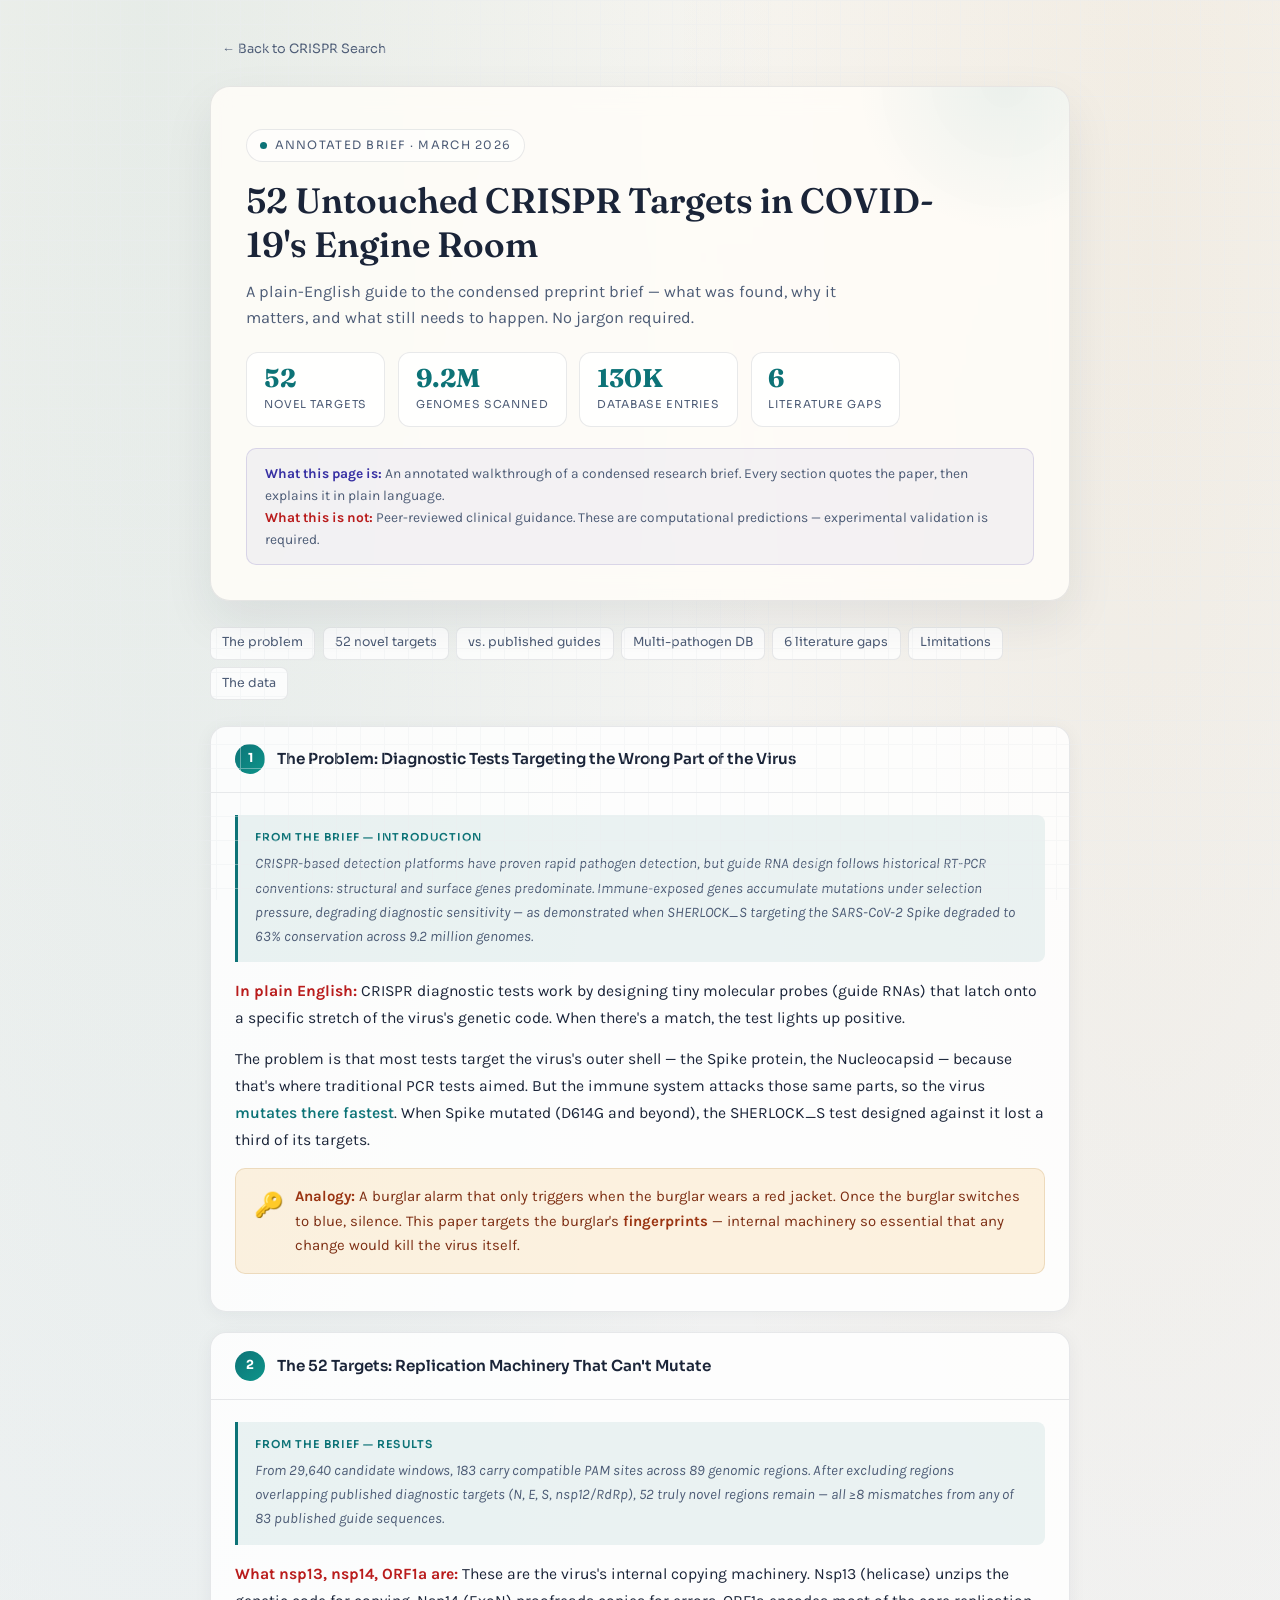
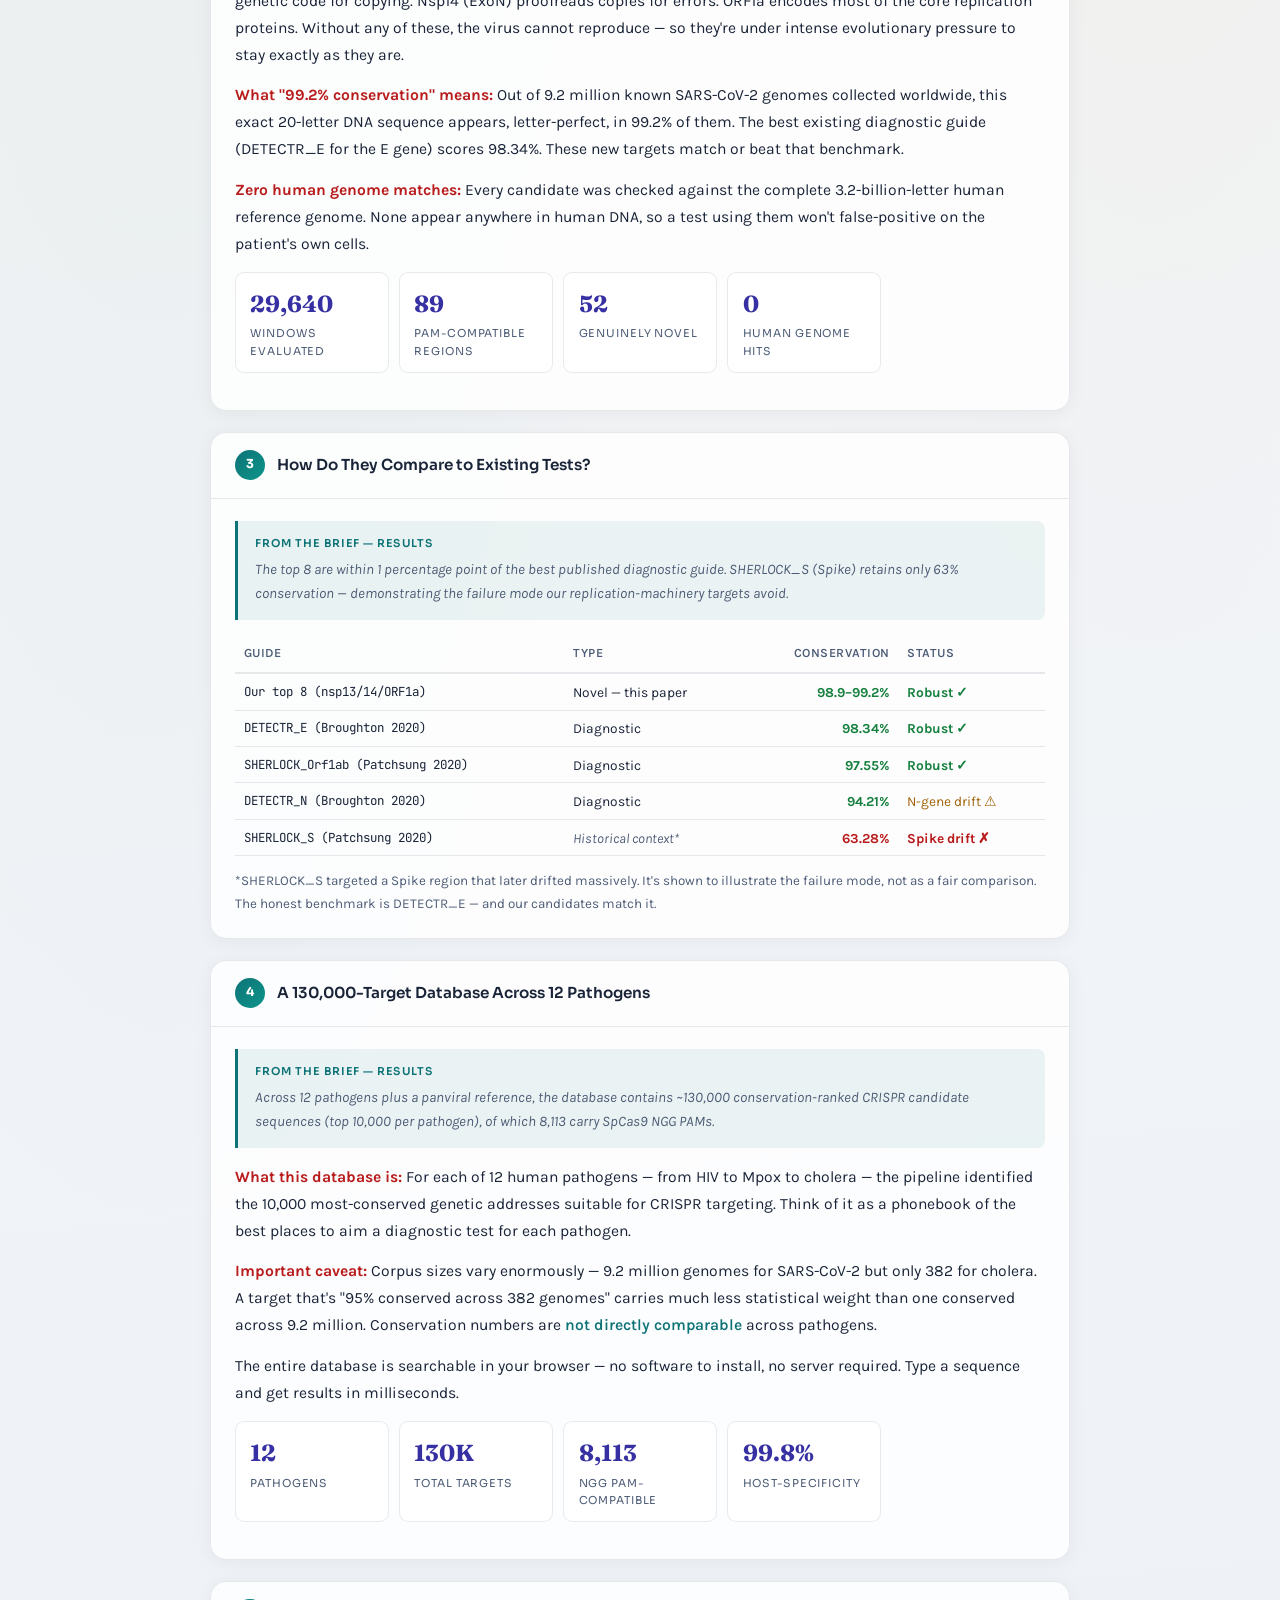
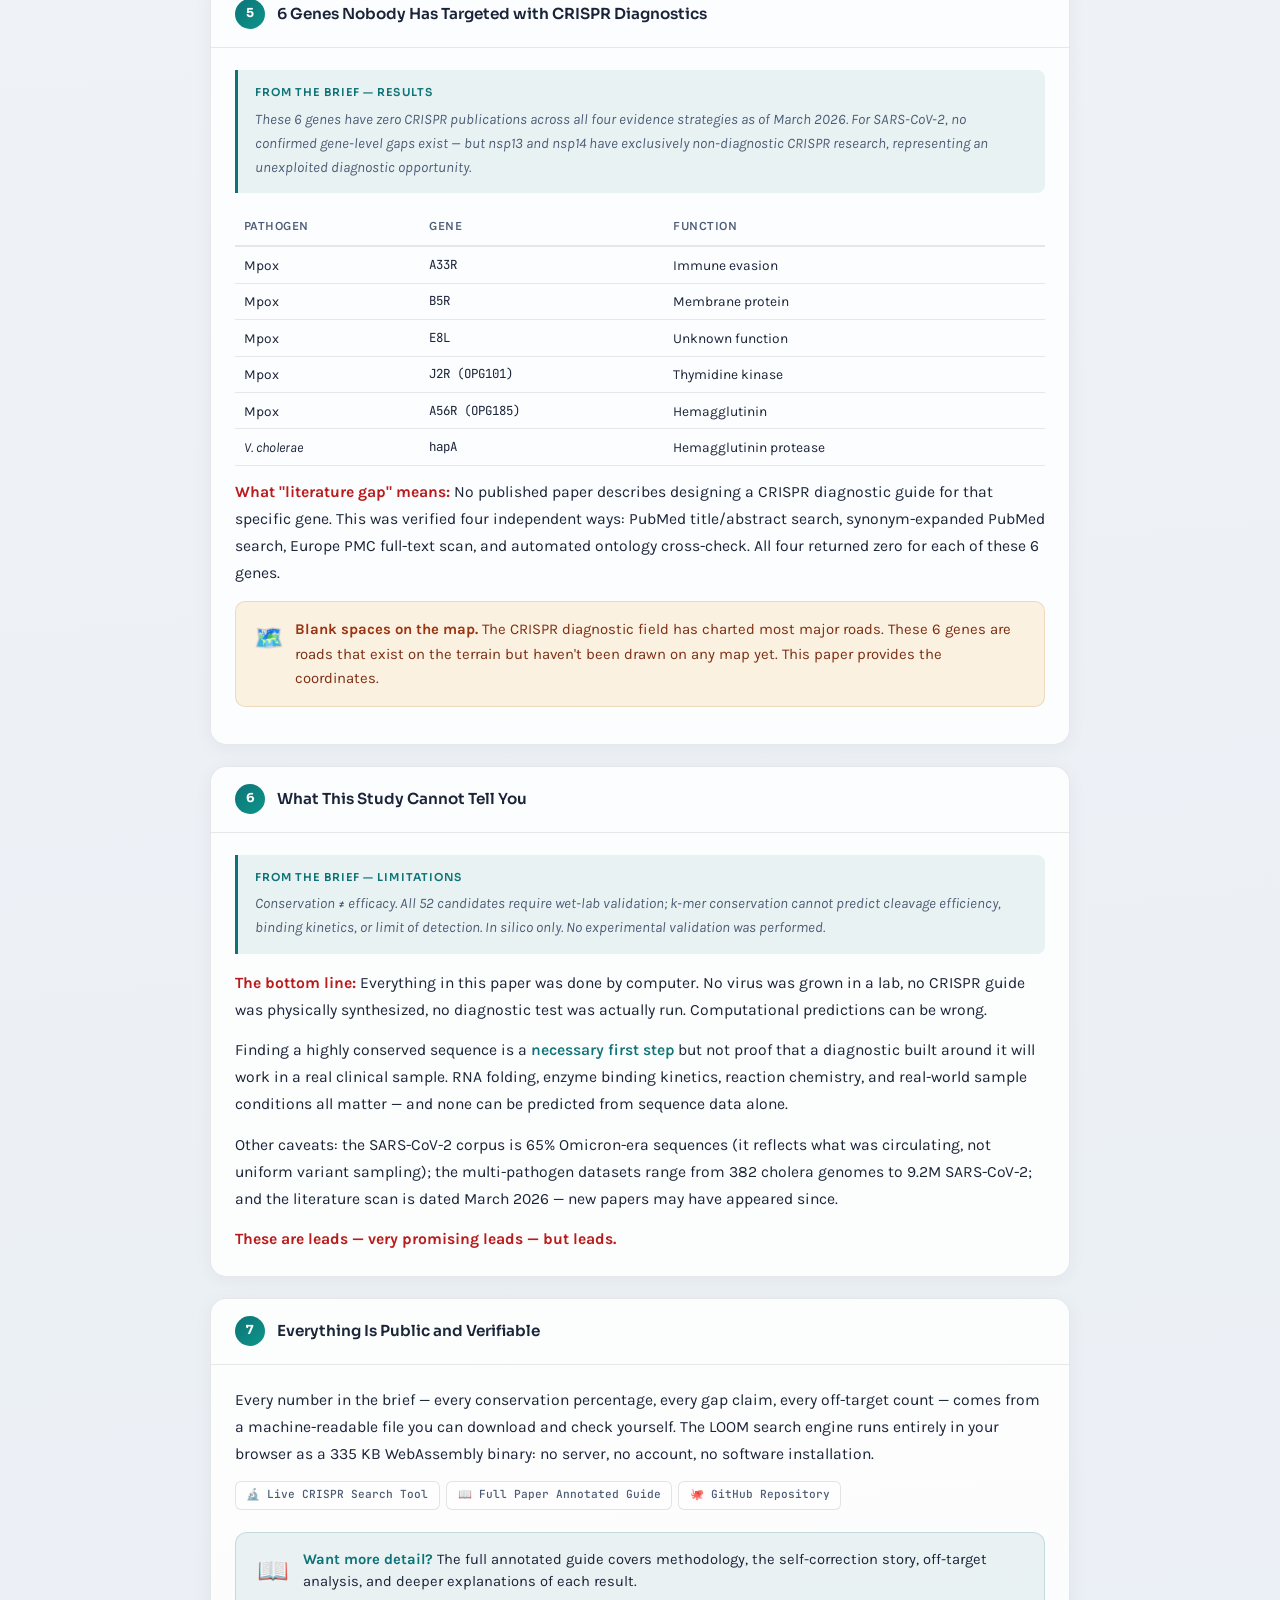
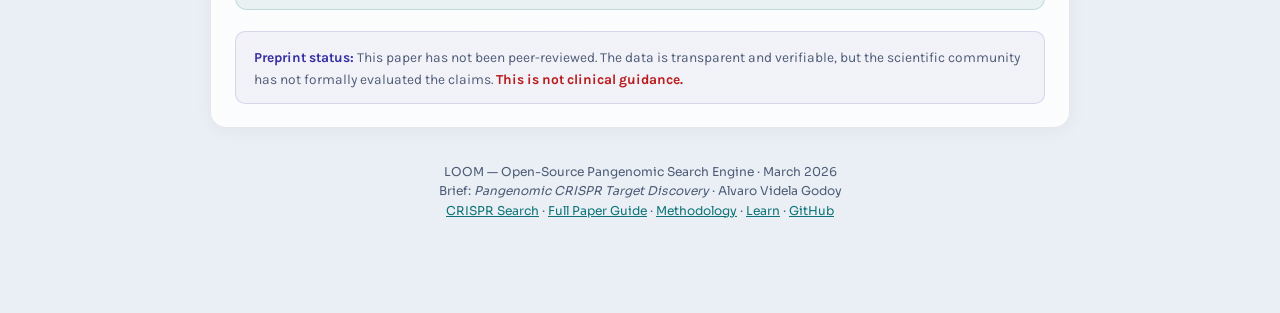
<file: web/annotated-brief.html>
<!doctype html>
<html lang="en">
<head>
  <meta charset="UTF-8" />
  <meta name="viewport" content="width=device-width, initial-scale=1.0" />
  <title>Annotated Brief: 52 Novel CRISPR Targets — LOOM</title>
  <meta name="description" content="A plain-language annotated walkthrough of the CRISPR target discovery brief: 52 novel sites in SARS-CoV-2 replication machinery, explained for a general audience." />
  <link rel="preconnect" href="https://fonts.googleapis.com" />
  <link rel="preconnect" href="https://fonts.gstatic.com" crossorigin />
  <link href="https://fonts.googleapis.com/css2?family=Fraunces:opsz,wght@9..144,500;9..144,600;9..144,700&family=Sora:wght@300;400;500;600;700&family=Karla:wght@400;500;600;700&family=JetBrains+Mono:wght@400;500;700&display=swap" rel="stylesheet" />
  <link rel="stylesheet" href="crispr-styles.css?v=20260309" />
  <style>
    :root {
      --br-bg: #f4f6f8;
      --br-paper: rgba(255, 253, 248, 0.85);
      --br-panel: rgba(255, 255, 255, 0.82);
      --br-line: rgba(30, 42, 60, 0.10);
      --br-ink: #1a2438;
      --br-muted: #4d5c76;
      --br-teal: #0d7377;
      --br-teal-soft: rgba(13, 115, 119, 0.08);
      --br-amber: #a16207;
      --br-amber-soft: rgba(245, 158, 11, 0.12);
      --br-coral: #b91c1c;
      --br-indigo: #3730a3;
      --br-green: #15803d;
      --br-shadow: 0 20px 50px rgba(26, 36, 56, 0.08);
    }

    body.brief-page {
      background:
        radial-gradient(ellipse at 12% 0%, rgba(13, 115, 119, 0.07), transparent 40%),
        radial-gradient(ellipse at 90% 5%, rgba(161, 98, 7, 0.06), transparent 30%),
        linear-gradient(175deg, #f7f5f0 0%, #f0f3f7 50%, #eaeff5 100%);
      color: var(--br-ink);
      min-height: 100vh;
    }

    .brief-main {
      width: min(860px, 92vw);
      margin: 0 auto;
      padding: 2rem 0 5rem;
    }

    /* ---- Hero ---- */
    .brief-hero {
      padding: 2.6rem 2.2rem 2.2rem;
      border-radius: 20px;
      background: var(--br-paper);
      border: 1px solid var(--br-line);
      box-shadow: var(--br-shadow);
      backdrop-filter: blur(12px);
      margin-bottom: 1.6rem;
      position: relative;
      overflow: hidden;
    }
    .brief-hero::after {
      content: "";
      position: absolute;
      top: -30%; right: -10%;
      width: 300px; height: 300px;
      border-radius: 50%;
      background: radial-gradient(circle, rgba(13, 115, 119, 0.08), transparent 70%);
      pointer-events: none;
    }

    .pill {
      display: inline-flex;
      align-items: center;
      gap: 0.5rem;
      padding: 0.38rem 0.78rem;
      border-radius: 999px;
      border: 1px solid var(--br-line);
      background: rgba(255, 255, 255, 0.6);
      font-family: 'Sora', sans-serif;
      font-size: 0.72rem;
      text-transform: uppercase;
      letter-spacing: 0.11em;
      color: var(--br-muted);
      margin-bottom: 1.1rem;
    }
    .pill .dot {
      width: 7px; height: 7px; border-radius: 50%;
      background: var(--br-teal);
      box-shadow: 0 0 0 0 rgba(13, 115, 119, 0.4);
      animation: dotPulse 2.4s infinite;
    }
    @keyframes dotPulse {
      0%   { box-shadow: 0 0 0 0 rgba(13, 115, 119, 0.4); }
      70%  { box-shadow: 0 0 0 10px rgba(13, 115, 119, 0); }
      100% { box-shadow: 0 0 0 0 rgba(13, 115, 119, 0); }
    }

    .brief-hero h1 {
      font-family: 'Fraunces', serif;
      font-size: clamp(1.5rem, 3.6vw, 2.2rem);
      font-weight: 600;
      line-height: 1.24;
      color: var(--br-ink);
      margin: 0 0 0.8rem;
    }
    .brief-hero .lead {
      font-family: 'Karla', sans-serif;
      font-size: 1.02rem;
      color: var(--br-muted);
      line-height: 1.6;
      max-width: 640px;
      margin: 0 0 1.3rem;
    }

    .stats-row {
      display: flex;
      flex-wrap: wrap;
      gap: 0.8rem;
      margin-top: 1.2rem;
    }
    .stat-card {
      flex: 0 0 auto;
      display: flex;
      flex-direction: column;
      padding: 0.8rem 1.05rem;
      background: rgba(255,255,255,0.74);
      border: 1px solid var(--br-line);
      border-radius: 12px;
      min-width: 120px;
    }
    .stat-card .val {
      font-family: 'Fraunces', serif;
      font-size: 1.6rem;
      font-weight: 700;
      color: var(--br-teal);
      line-height: 1;
    }
    .stat-card .lbl {
      font-family: 'Sora', sans-serif;
      font-size: 0.68rem;
      color: var(--br-muted);
      text-transform: uppercase;
      letter-spacing: 0.08em;
      margin-top: 0.25rem;
    }

    .caveat-box {
      background: rgba(55, 48, 163, 0.05);
      border: 1px solid rgba(55, 48, 163, 0.14);
      border-radius: 10px;
      padding: 0.85rem 1.1rem;
      font-family: 'Karla', sans-serif;
      font-size: 0.86rem;
      color: var(--br-muted);
      line-height: 1.6;
      margin-top: 1.3rem;
    }
    .caveat-box strong { color: var(--br-indigo); }
    .caveat-box .warn { color: var(--br-coral); }

    /* ---- Nav ---- */
    .brief-nav {
      display: flex;
      flex-wrap: wrap;
      gap: 0.45rem;
      margin-bottom: 1.6rem;
    }
    .brief-nav a {
      font-family: 'Sora', sans-serif;
      font-size: 0.78rem;
      color: var(--br-muted);
      background: var(--br-panel);
      border: 1px solid var(--br-line);
      border-radius: 7px;
      padding: 0.35rem 0.7rem;
      text-decoration: none;
      transition: all 0.16s ease;
    }
    .brief-nav a:hover {
      color: var(--br-teal);
      border-color: var(--br-teal);
      background: var(--br-teal-soft);
    }

    /* ---- Section cards ---- */
    .sec {
      background: var(--br-panel);
      border: 1px solid var(--br-line);
      border-radius: 16px;
      margin-bottom: 1.3rem;
      overflow: hidden;
      box-shadow: 0 3px 18px rgba(26, 36, 56, 0.05);
    }
    .sec-head {
      display: flex;
      align-items: center;
      gap: 0.75rem;
      padding: 1.1rem 1.5rem;
      border-bottom: 1px solid var(--br-line);
    }
    .sec-num {
      flex-shrink: 0;
      width: 30px; height: 30px;
      border-radius: 50%;
      background: linear-gradient(135deg, var(--br-teal), #0e958a);
      display: flex; align-items: center; justify-content: center;
      font-family: 'Sora', sans-serif;
      font-size: 0.78rem;
      font-weight: 700;
      color: #fff;
    }
    .sec-head h2 {
      font-family: 'Sora', sans-serif;
      font-size: 0.95rem;
      font-weight: 600;
      color: var(--br-ink);
      margin: 0;
      flex: 1;
    }
    .sec-body { padding: 1.4rem 1.5rem; }

    /* ---- Quote ---- */
    .quote {
      border-left: 3px solid var(--br-teal);
      background: var(--br-teal-soft);
      padding: 0.85rem 1.05rem;
      border-radius: 0 8px 8px 0;
      margin: 0 0 1rem;
      font-family: 'Karla', sans-serif;
      font-size: 0.91rem;
      color: var(--br-muted);
      line-height: 1.65;
      font-style: italic;
    }
    .quote-tag {
      font-family: 'Sora', sans-serif;
      font-size: 0.68rem;
      font-weight: 600;
      text-transform: uppercase;
      letter-spacing: 0.1em;
      color: var(--br-teal);
      margin-bottom: 0.35rem;
      font-style: normal;
    }

    /* ---- Note ---- */
    .note {
      font-family: 'Karla', sans-serif;
      font-size: 0.98rem;
      line-height: 1.72;
      color: var(--br-ink);
    }
    .note p { margin: 0 0 0.85rem; }
    .note p:last-child { margin-bottom: 0; }
    .note strong { color: var(--br-coral); }
    .note em { color: var(--br-teal); font-style: normal; font-weight: 600; }

    /* ---- Analogy ---- */
    .analogy {
      background: var(--br-amber-soft);
      border: 1px solid rgba(161, 98, 7, 0.16);
      border-radius: 10px;
      padding: 0.95rem 1.1rem;
      margin: 0.9rem 0;
      display: flex;
      gap: 0.7rem;
      align-items: flex-start;
    }
    .analogy-ico { font-size: 1.5rem; flex-shrink: 0; margin-top: 0.08rem; }
    .analogy-txt {
      font-family: 'Karla', sans-serif;
      font-size: 0.93rem;
      color: #7c2d12;
      line-height: 1.65;
    }
    .analogy-txt strong { color: #9a3412; }

    /* ---- Key numbers grid ---- */
    .nums {
      display: grid;
      grid-template-columns: repeat(auto-fill, minmax(145px, 1fr));
      gap: 0.65rem;
      margin: 0.9rem 0;
    }
    .num-card {
      background: rgba(255,255,255,0.8);
      border: 1px solid var(--br-line);
      border-radius: 9px;
      padding: 0.75rem 0.9rem;
    }
    .num-card .n-val {
      font-family: 'Fraunces', serif;
      font-size: 1.45rem;
      font-weight: 700;
      color: var(--br-indigo);
    }
    .num-card .n-lbl {
      font-family: 'Sora', sans-serif;
      font-size: 0.68rem;
      color: var(--br-muted);
      text-transform: uppercase;
      letter-spacing: 0.08em;
      margin-top: 0.2rem;
    }

    /* ---- Table ---- */
    .brief-table {
      width: 100%;
      border-collapse: collapse;
      font-family: 'Karla', sans-serif;
      font-size: 0.86rem;
      margin: 0.8rem 0;
    }
    .brief-table thead tr { border-bottom: 2px solid var(--br-line); }
    .brief-table th {
      text-align: left;
      padding: 0.5rem 0.55rem;
      color: var(--br-muted);
      font-weight: 600;
      font-size: 0.78rem;
      text-transform: uppercase;
      letter-spacing: 0.04em;
    }
    .brief-table td {
      padding: 0.42rem 0.55rem;
      border-bottom: 1px solid var(--br-line);
    }
    .brief-table .mono {
      font-family: 'JetBrains Mono', monospace;
      font-size: 0.78rem;
    }
    .brief-table .good { color: var(--br-green); font-weight: 700; }
    .brief-table .bad  { color: var(--br-coral); font-weight: 700; }

    /* ---- Data chips ---- */
    .chips {
      display: flex;
      flex-wrap: wrap;
      gap: 0.4rem;
      margin-top: 0.8rem;
    }
    .chip {
      display: inline-flex;
      align-items: center;
      gap: 0.3rem;
      padding: 0.28rem 0.65rem;
      border-radius: 6px;
      border: 1px solid rgba(26, 36, 56, 0.12);
      background: rgba(255,255,255,0.6);
      font-family: 'JetBrains Mono', monospace;
      font-size: 0.7rem;
      color: var(--br-muted);
      text-decoration: none;
    }
    .chip:hover { border-color: var(--br-teal); color: var(--br-teal); }

    /* ---- Back link ---- */
    .back {
      display: inline-flex;
      align-items: center;
      gap: 0.45rem;
      font-family: 'Sora', sans-serif;
      font-size: 0.8rem;
      color: var(--br-muted);
      text-decoration: none;
      margin-bottom: 1.3rem;
      padding: 0.35rem 0.7rem;
      border-radius: 7px;
      border: 1px solid transparent;
      transition: all 0.16s;
    }
    .back:hover { color: var(--br-teal); border-color: var(--br-teal); background: var(--br-teal-soft); }

    /* ---- "See also" link card ---- */
    .see-also {
      display: flex;
      align-items: center;
      gap: 0.9rem;
      margin-top: 1.4rem;
      padding: 1rem 1.3rem;
      border-radius: 12px;
      background: var(--br-teal-soft);
      border: 1px solid rgba(13, 115, 119, 0.18);
      text-decoration: none;
      transition: all 0.16s;
    }
    .see-also:hover { border-color: var(--br-teal); box-shadow: 0 4px 16px rgba(13,115,119,0.10); }
    .see-also .sa-icon { font-size: 1.6rem; flex-shrink: 0; }
    .see-also .sa-text {
      font-family: 'Karla', sans-serif;
      font-size: 0.92rem;
      color: var(--br-ink);
      line-height: 1.5;
    }
    .see-also .sa-text strong { color: var(--br-teal); }

    @media (max-width: 600px) {
      .sec-body { padding: 1rem; }
      .stats-row { gap: 0.5rem; }
      .stat-card { min-width: 100px; }
    }
  </style>
</head>
<body class="brief-page">
  <div class="grid-bg" aria-hidden="true"></div>

  <div class="brief-main">

    <a href="crispr-search.html" class="back">← Back to CRISPR Search</a>

    <!-- ========== HERO ========== -->
    <div class="brief-hero">
      <div class="pill"><span class="dot"></span> Annotated Brief · March 2026</div>
      <h1>52 Untouched CRISPR Targets in COVID-19's&nbsp;Engine Room</h1>
      <p class="lead">
        A plain-English guide to the condensed preprint brief — what was found,
        why it matters, and what still needs to happen. No jargon required.
      </p>

      <div class="stats-row">
        <div class="stat-card">
          <span class="val">52</span>
          <span class="lbl">Novel targets</span>
        </div>
        <div class="stat-card">
          <span class="val">9.2M</span>
          <span class="lbl">Genomes scanned</span>
        </div>
        <div class="stat-card">
          <span class="val">130K</span>
          <span class="lbl">Database entries</span>
        </div>
        <div class="stat-card">
          <span class="val">6</span>
          <span class="lbl">Literature gaps</span>
        </div>
      </div>

      <div class="caveat-box">
        <strong>What this page is:</strong> An annotated walkthrough of a condensed research brief.
        Every section quotes the paper, then explains it in plain language.
        <br><strong class="warn">What this is not:</strong> Peer-reviewed clinical guidance.
        These are computational predictions — experimental validation is required.
      </div>
    </div>

    <!-- ========== NAV ========== -->
    <nav class="brief-nav" aria-label="Jump to section">
      <a href="#s-problem">The problem</a>
      <a href="#s-targets">52 novel targets</a>
      <a href="#s-compare">vs. published guides</a>
      <a href="#s-database">Multi-pathogen DB</a>
      <a href="#s-gaps">6 literature gaps</a>
      <a href="#s-limits">Limitations</a>
      <a href="#s-data">The data</a>
    </nav>

    <!-- ========== SECTION 1: THE PROBLEM ========== -->
    <div class="sec" id="s-problem">
      <div class="sec-head">
        <div class="sec-num">1</div>
        <h2>The Problem: Diagnostic Tests Targeting the Wrong Part of the Virus</h2>
      </div>
      <div class="sec-body">
        <div class="quote">
          <div class="quote-tag">From the brief — Introduction</div>
          CRISPR-based detection platforms have proven rapid pathogen detection, but guide RNA design
          follows historical RT-PCR conventions: structural and surface genes predominate. Immune-exposed
          genes accumulate mutations under selection pressure, degrading diagnostic sensitivity — as
          demonstrated when SHERLOCK_S targeting the SARS-CoV-2 Spike degraded to 63% conservation
          across 9.2 million genomes.
        </div>
        <div class="note">
          <p>
            <strong>In plain English:</strong> CRISPR diagnostic tests work by designing tiny molecular
            probes (guide RNAs) that latch onto a specific stretch of the virus's genetic code. When
            there's a match, the test lights up positive.
          </p>
          <p>
            The problem is that most tests target the virus's outer shell — the Spike protein, the
            Nucleocapsid — because that's where traditional PCR tests aimed. But the immune system
            attacks those same parts, so the virus <em>mutates there fastest</em>. When Spike mutated
            (D614G and beyond), the SHERLOCK_S test designed against it lost a third of its targets.
          </p>
          <div class="analogy">
            <span class="analogy-ico">🔑</span>
            <div class="analogy-txt">
              <strong>Analogy:</strong> A burglar alarm that only triggers when the burglar wears a red
              jacket. Once the burglar switches to blue, silence. This paper targets the burglar's
              <strong>fingerprints</strong> — internal machinery so essential that any change would kill
              the virus itself.
            </div>
          </div>
        </div>
      </div>
    </div>

    <!-- ========== SECTION 2: THE 52 TARGETS ========== -->
    <div class="sec" id="s-targets">
      <div class="sec-head">
        <div class="sec-num">2</div>
        <h2>The 52 Targets: Replication Machinery That Can't Mutate</h2>
      </div>
      <div class="sec-body">
        <div class="quote">
          <div class="quote-tag">From the brief — Results</div>
          From 29,640 candidate windows, 183 carry compatible PAM sites across 89 genomic regions.
          After excluding regions overlapping published diagnostic targets (N, E, S, nsp12/RdRp),
          52 truly novel regions remain — all ≥8 mismatches from any of 83 published guide sequences.
        </div>
        <div class="note">
          <p>
            <strong>What nsp13, nsp14, ORF1a are:</strong> These are the virus's internal copying
            machinery. Nsp13 (helicase) unzips the genetic code for copying. Nsp14 (ExoN) proofreads
            copies for errors. ORF1a encodes most of the core replication proteins. Without any of
            these, the virus cannot reproduce — so they're under intense evolutionary pressure to
            stay exactly as they are.
          </p>
          <p>
            <strong>What "99.2% conservation" means:</strong> Out of 9.2 million known SARS-CoV-2
            genomes collected worldwide, this exact 20-letter DNA sequence appears, letter-perfect,
            in 99.2% of them. The best existing diagnostic guide (DETECTR_E for the E gene) scores
            98.34%. These new targets match or beat that benchmark.
          </p>
          <p>
            <strong>Zero human genome matches:</strong> Every candidate was checked against the
            complete 3.2-billion-letter human reference genome. None appear anywhere in human DNA,
            so a test using them won't false-positive on the patient's own cells.
          </p>
        </div>
        <div class="nums">
          <div class="num-card"><div class="n-val">29,640</div><div class="n-lbl">Windows evaluated</div></div>
          <div class="num-card"><div class="n-val">89</div><div class="n-lbl">PAM-compatible regions</div></div>
          <div class="num-card"><div class="n-val">52</div><div class="n-lbl">Genuinely novel</div></div>
          <div class="num-card"><div class="n-val">0</div><div class="n-lbl">Human genome hits</div></div>
        </div>
      </div>
    </div>

    <!-- ========== SECTION 3: COMPARISON ========== -->
    <div class="sec" id="s-compare">
      <div class="sec-head">
        <div class="sec-num">3</div>
        <h2>How Do They Compare to Existing Tests?</h2>
      </div>
      <div class="sec-body">
        <div class="quote">
          <div class="quote-tag">From the brief — Results</div>
          The top 8 are within 1 percentage point of the best published diagnostic guide. SHERLOCK_S
          (Spike) retains only 63% conservation — demonstrating the failure mode our
          replication-machinery targets avoid.
        </div>
        <table class="brief-table">
          <thead>
            <tr>
              <th>Guide</th>
              <th>Type</th>
              <th style="text-align:right">Conservation</th>
              <th>Status</th>
            </tr>
          </thead>
          <tbody>
            <tr>
              <td class="mono">Our top 8 (nsp13/14/ORF1a)</td>
              <td>Novel — this paper</td>
              <td style="text-align:right" class="good">98.9–99.2%</td>
              <td class="good">Robust ✓</td>
            </tr>
            <tr>
              <td class="mono">DETECTR_E (Broughton 2020)</td>
              <td>Diagnostic</td>
              <td style="text-align:right" class="good">98.34%</td>
              <td class="good">Robust ✓</td>
            </tr>
            <tr>
              <td class="mono">SHERLOCK_Orf1ab (Patchsung 2020)</td>
              <td>Diagnostic</td>
              <td style="text-align:right" class="good">97.55%</td>
              <td class="good">Robust ✓</td>
            </tr>
            <tr>
              <td class="mono">DETECTR_N (Broughton 2020)</td>
              <td>Diagnostic</td>
              <td style="text-align:right" class="good">94.21%</td>
              <td style="color:var(--br-amber)">N-gene drift ⚠</td>
            </tr>
            <tr>
              <td class="mono">SHERLOCK_S (Patchsung 2020)</td>
              <td style="font-style:italic;color:var(--br-muted);">Historical context*</td>
              <td style="text-align:right" class="bad">63.28%</td>
              <td class="bad">Spike drift ✗</td>
            </tr>
          </tbody>
        </table>
        <div class="note">
          <p style="font-size:0.84rem; color:var(--br-muted);">
            *SHERLOCK_S targeted a Spike region that later drifted massively. It's shown to illustrate
            the failure mode, not as a fair comparison. The honest benchmark is DETECTR_E — and our
            candidates match it.
          </p>
        </div>
      </div>
    </div>

    <!-- ========== SECTION 4: MULTI-PATHOGEN DB ========== -->
    <div class="sec" id="s-database">
      <div class="sec-head">
        <div class="sec-num">4</div>
        <h2>A 130,000-Target Database Across 12 Pathogens</h2>
      </div>
      <div class="sec-body">
        <div class="quote">
          <div class="quote-tag">From the brief — Results</div>
          Across 12 pathogens plus a panviral reference, the database contains ~130,000
          conservation-ranked CRISPR candidate sequences (top 10,000 per pathogen), of which
          8,113 carry SpCas9 NGG PAMs.
        </div>
        <div class="note">
          <p>
            <strong>What this database is:</strong> For each of 12 human pathogens — from HIV to
            Mpox to cholera — the pipeline identified the 10,000 most-conserved genetic addresses
            suitable for CRISPR targeting. Think of it as a phonebook of the best places to aim
            a diagnostic test for each pathogen.
          </p>
          <p>
            <strong>Important caveat:</strong> Corpus sizes vary enormously — 9.2 million genomes
            for SARS-CoV-2 but only 382 for cholera. A target that's "95% conserved across 382
            genomes" carries much less statistical weight than one conserved across 9.2 million.
            Conservation numbers are <em>not directly comparable</em> across pathogens.
          </p>
          <p>
            The entire database is searchable in your browser — no software to install, no server
            required. Type a sequence and get results in milliseconds.
          </p>
        </div>
        <div class="nums">
          <div class="num-card"><div class="n-val">12</div><div class="n-lbl">Pathogens</div></div>
          <div class="num-card"><div class="n-val">130K</div><div class="n-lbl">Total targets</div></div>
          <div class="num-card"><div class="n-val">8,113</div><div class="n-lbl">NGG PAM-compatible</div></div>
          <div class="num-card"><div class="n-val">99.8%</div><div class="n-lbl">Host-specificity</div></div>
        </div>
      </div>
    </div>

    <!-- ========== SECTION 5: LITERATURE GAPS ========== -->
    <div class="sec" id="s-gaps">
      <div class="sec-head">
        <div class="sec-num">5</div>
        <h2>6 Genes Nobody Has Targeted with CRISPR Diagnostics</h2>
      </div>
      <div class="sec-body">
        <div class="quote">
          <div class="quote-tag">From the brief — Results</div>
          These 6 genes have zero CRISPR publications across all four evidence strategies as of
          March 2026. For SARS-CoV-2, no confirmed gene-level gaps exist — but nsp13 and nsp14
          have exclusively non-diagnostic CRISPR research, representing an unexploited diagnostic opportunity.
        </div>
        <table class="brief-table">
          <thead>
            <tr>
              <th>Pathogen</th>
              <th>Gene</th>
              <th>Function</th>
            </tr>
          </thead>
          <tbody>
            <tr>
              <td>Mpox</td>
              <td class="mono">A33R</td>
              <td>Immune evasion</td>
            </tr>
            <tr>
              <td>Mpox</td>
              <td class="mono">B5R</td>
              <td>Membrane protein</td>
            </tr>
            <tr>
              <td>Mpox</td>
              <td class="mono">E8L</td>
              <td>Unknown function</td>
            </tr>
            <tr>
              <td>Mpox</td>
              <td class="mono">J2R (OPG101)</td>
              <td>Thymidine kinase</td>
            </tr>
            <tr>
              <td>Mpox</td>
              <td class="mono">A56R (OPG185)</td>
              <td>Hemagglutinin</td>
            </tr>
            <tr>
              <td><em>V. cholerae</em></td>
              <td class="mono">hapA</td>
              <td>Hemagglutinin protease</td>
            </tr>
          </tbody>
        </table>
        <div class="note">
          <p>
            <strong>What "literature gap" means:</strong> No published paper describes designing a
            CRISPR diagnostic guide for that specific gene. This was verified four independent ways:
            PubMed title/abstract search, synonym-expanded PubMed search, Europe PMC full-text scan,
            and automated ontology cross-check. All four returned zero for each of these 6 genes.
          </p>
          <div class="analogy">
            <span class="analogy-ico">🗺️</span>
            <div class="analogy-txt">
              <strong>Blank spaces on the map.</strong> The CRISPR diagnostic field has charted most
              major roads. These 6 genes are roads that exist on the terrain but haven't been drawn
              on any map yet. This paper provides the coordinates.
            </div>
          </div>
        </div>
      </div>
    </div>

    <!-- ========== SECTION 6: LIMITATIONS ========== -->
    <div class="sec" id="s-limits">
      <div class="sec-head">
        <div class="sec-num">6</div>
        <h2>What This Study Cannot Tell You</h2>
      </div>
      <div class="sec-body">
        <div class="quote">
          <div class="quote-tag">From the brief — Limitations</div>
          Conservation ≠ efficacy. All 52 candidates require wet-lab validation; k-mer conservation
          cannot predict cleavage efficiency, binding kinetics, or limit of detection. In silico only.
          No experimental validation was performed.
        </div>
        <div class="note">
          <p>
            <strong>The bottom line:</strong> Everything in this paper was done by computer. No virus
            was grown in a lab, no CRISPR guide was physically synthesized, no diagnostic test was
            actually run. Computational predictions can be wrong.
          </p>
          <p>
            Finding a highly conserved sequence is a <em>necessary first step</em> but not proof that
            a diagnostic built around it will work in a real clinical sample. RNA folding, enzyme binding
            kinetics, reaction chemistry, and real-world sample conditions all matter — and none can be
            predicted from sequence data alone.
          </p>
          <p>
            Other caveats: the SARS-CoV-2 corpus is 65% Omicron-era sequences (it reflects what was
            circulating, not uniform variant sampling); the multi-pathogen datasets range from 382
            cholera genomes to 9.2M SARS-CoV-2; and the literature scan is dated March 2026 — new
            papers may have appeared since.
          </p>
          <p>
            <strong>These are leads — very promising leads — but leads.</strong>
          </p>
        </div>
      </div>
    </div>

    <!-- ========== SECTION 7: DATA ========== -->
    <div class="sec" id="s-data">
      <div class="sec-head">
        <div class="sec-num">7</div>
        <h2>Everything Is Public and Verifiable</h2>
      </div>
      <div class="sec-body">
        <div class="note">
          <p>
            Every number in the brief — every conservation percentage, every gap claim, every
            off-target count — comes from a machine-readable file you can download and check yourself.
            The LOOM search engine runs entirely in your browser as a 335 KB WebAssembly binary: no
            server, no account, no software installation.
          </p>
        </div>
        <div class="chips">
          <a href="crispr-search.html" class="chip">🔬 Live CRISPR Search Tool</a>
          <a href="annotated-panpathogen.html" class="chip">📖 Full Paper Annotated Guide</a>
          <a href="https://github.com/alvgeppetto/loom" target="_blank" rel="noopener" class="chip">🐙 GitHub Repository</a>
        </div>

        <a href="annotated-panpathogen.html" class="see-also">
          <span class="sa-icon">📖</span>
          <div class="sa-text">
            <strong>Want more detail?</strong> The full annotated guide covers methodology,
            the self-correction story, off-target analysis, and deeper explanations of each result.
          </div>
        </a>

        <div class="caveat-box" style="margin-top:1.3rem;">
          <strong>Preprint status:</strong> This paper has not been peer-reviewed.
          The data is transparent and verifiable, but the scientific community has not
          formally evaluated the claims.
          <strong class="warn">This is not clinical guidance.</strong>
        </div>
      </div>
    </div>

    <!-- ========== FOOTER ========== -->
    <footer style="margin-top:2.2rem; text-align:center; font-family:'Sora',sans-serif; font-size:0.76rem; color:var(--br-muted);">
      <p>
        LOOM — Open-Source Pangenomic Search Engine · March 2026<br>
        Brief: <em>Pangenomic CRISPR Target Discovery</em> · Alvaro Videla Godoy<br>
        <a href="crispr-search.html" style="color:var(--br-teal);">CRISPR Search</a> ·
        <a href="annotated-panpathogen.html" style="color:var(--br-teal);">Full Paper Guide</a> ·
        <a href="methodology.html" style="color:var(--br-teal);">Methodology</a> ·
        <a href="learn.html" style="color:var(--br-teal);">Learn</a> ·
        <a href="https://github.com/alvgeppetto/loom" target="_blank" rel="noopener" style="color:var(--br-teal);">GitHub</a>
      </p>
    </footer>

  </div>
</body>
</html>
</file>
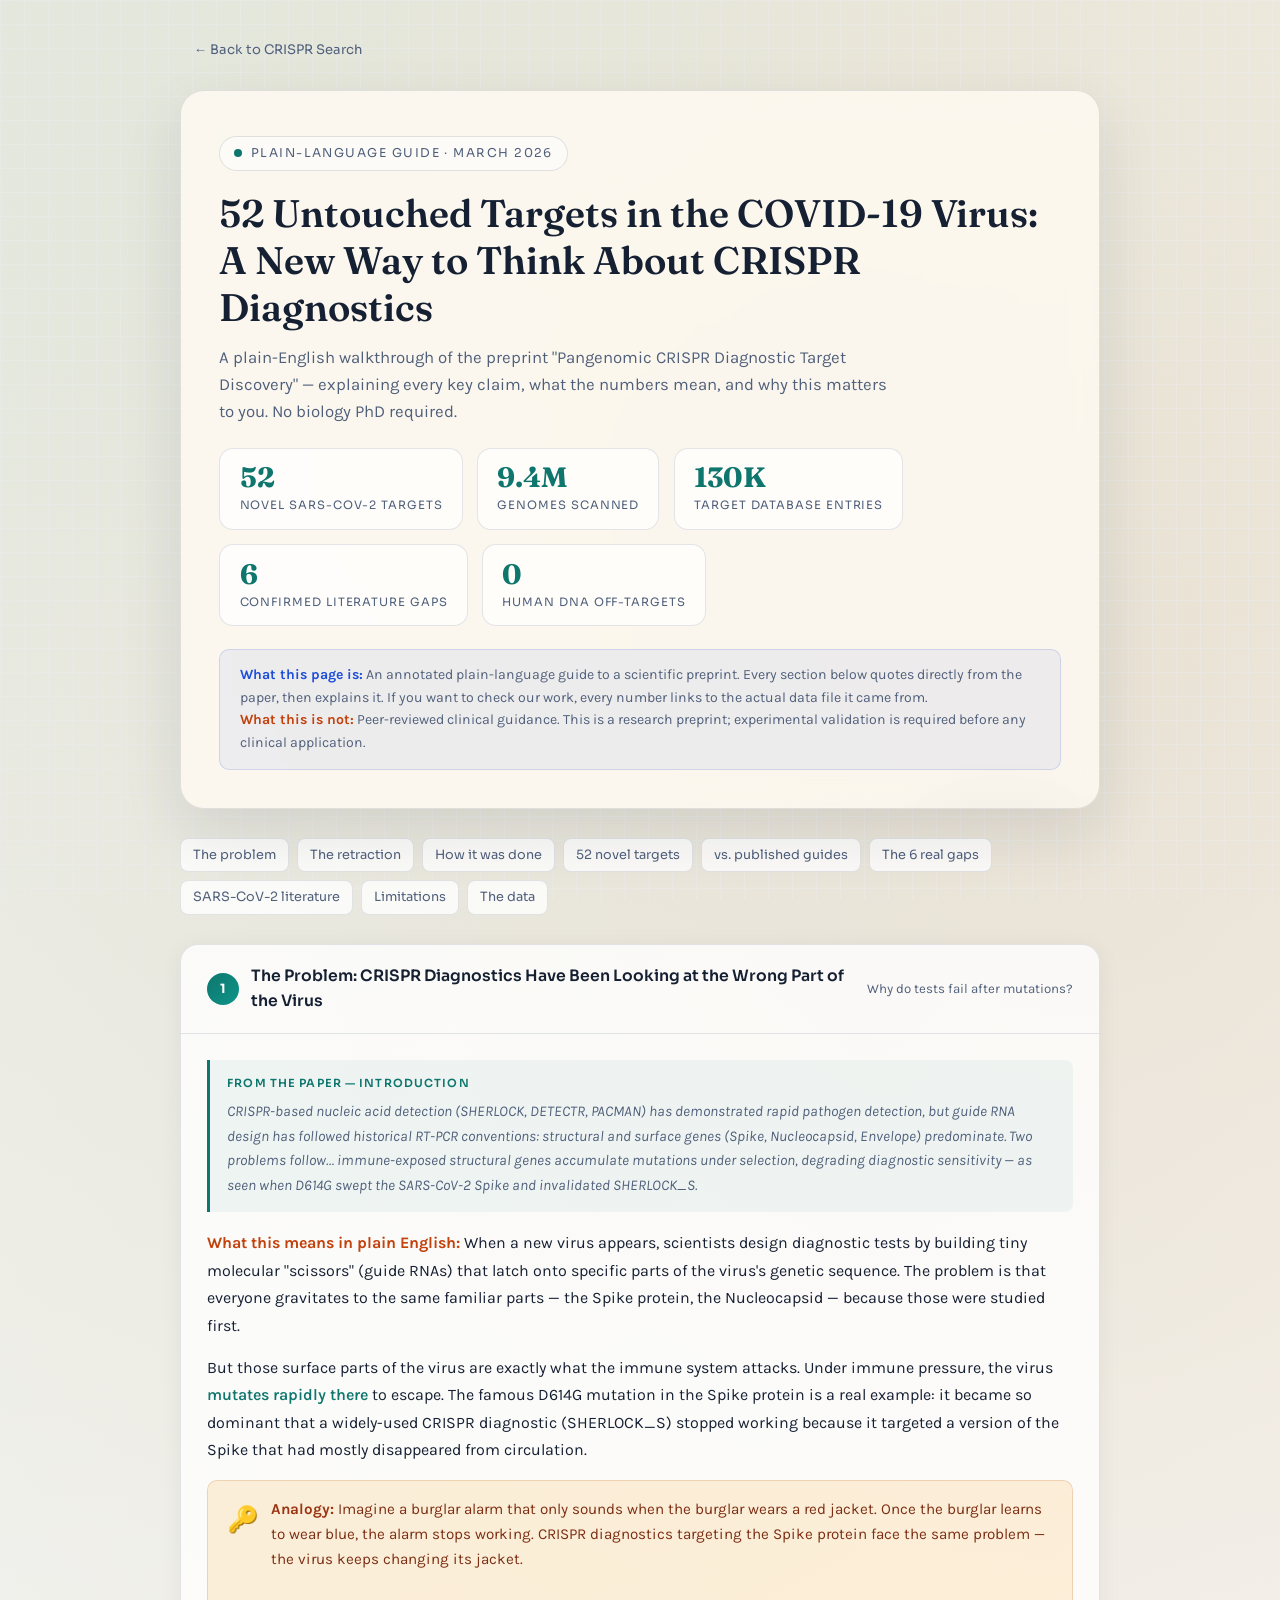
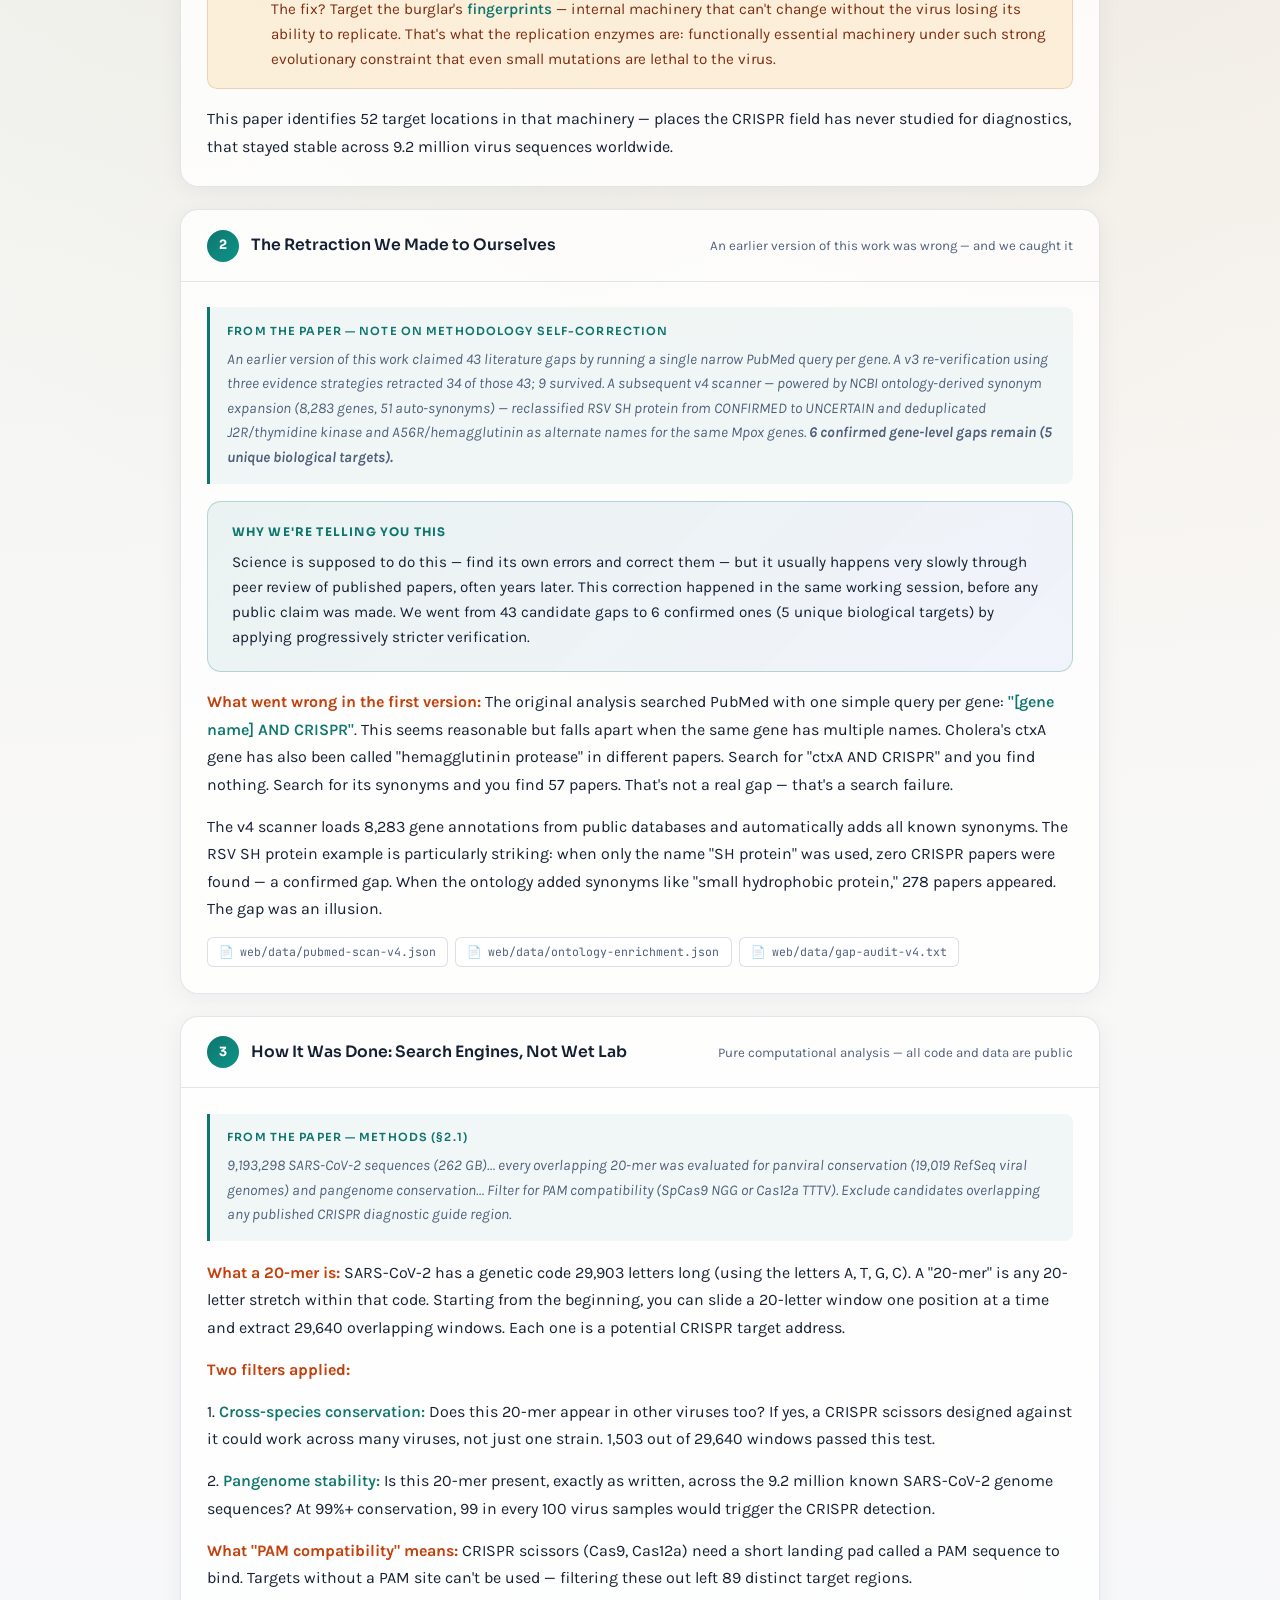
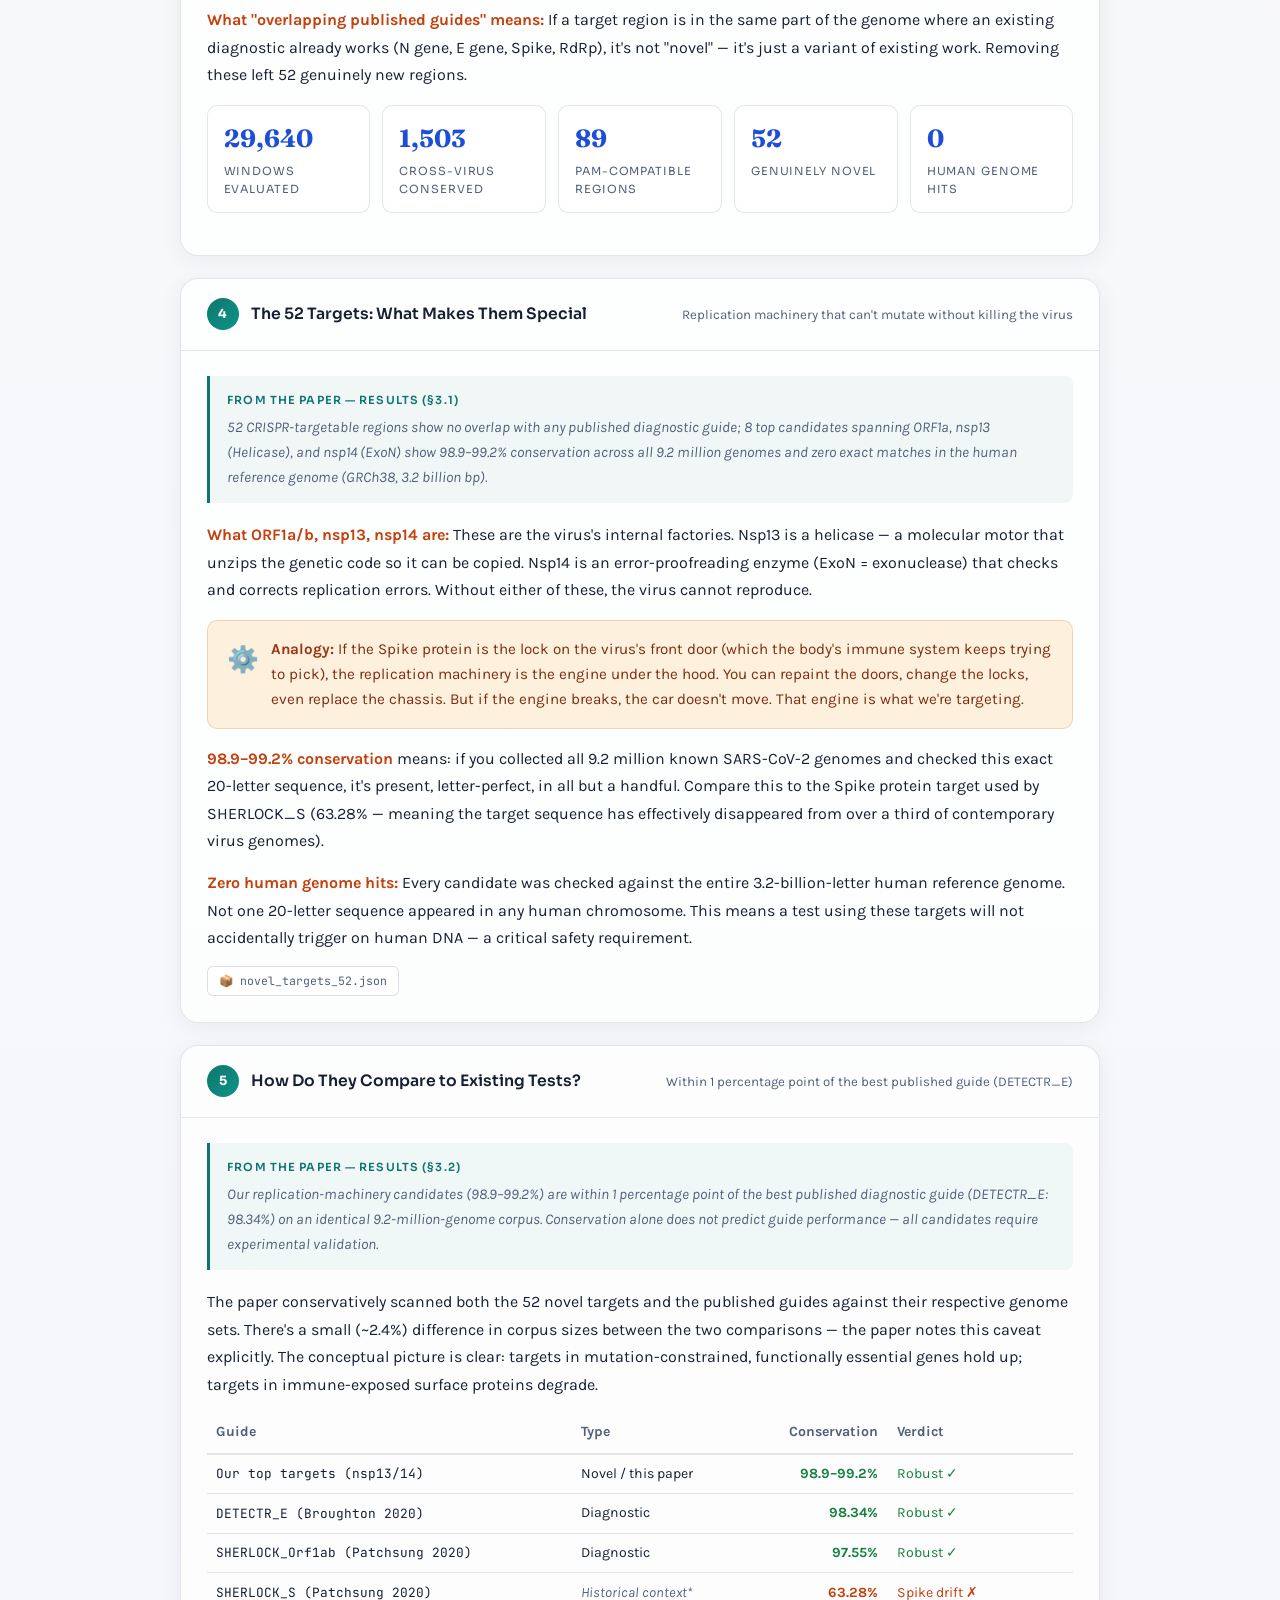
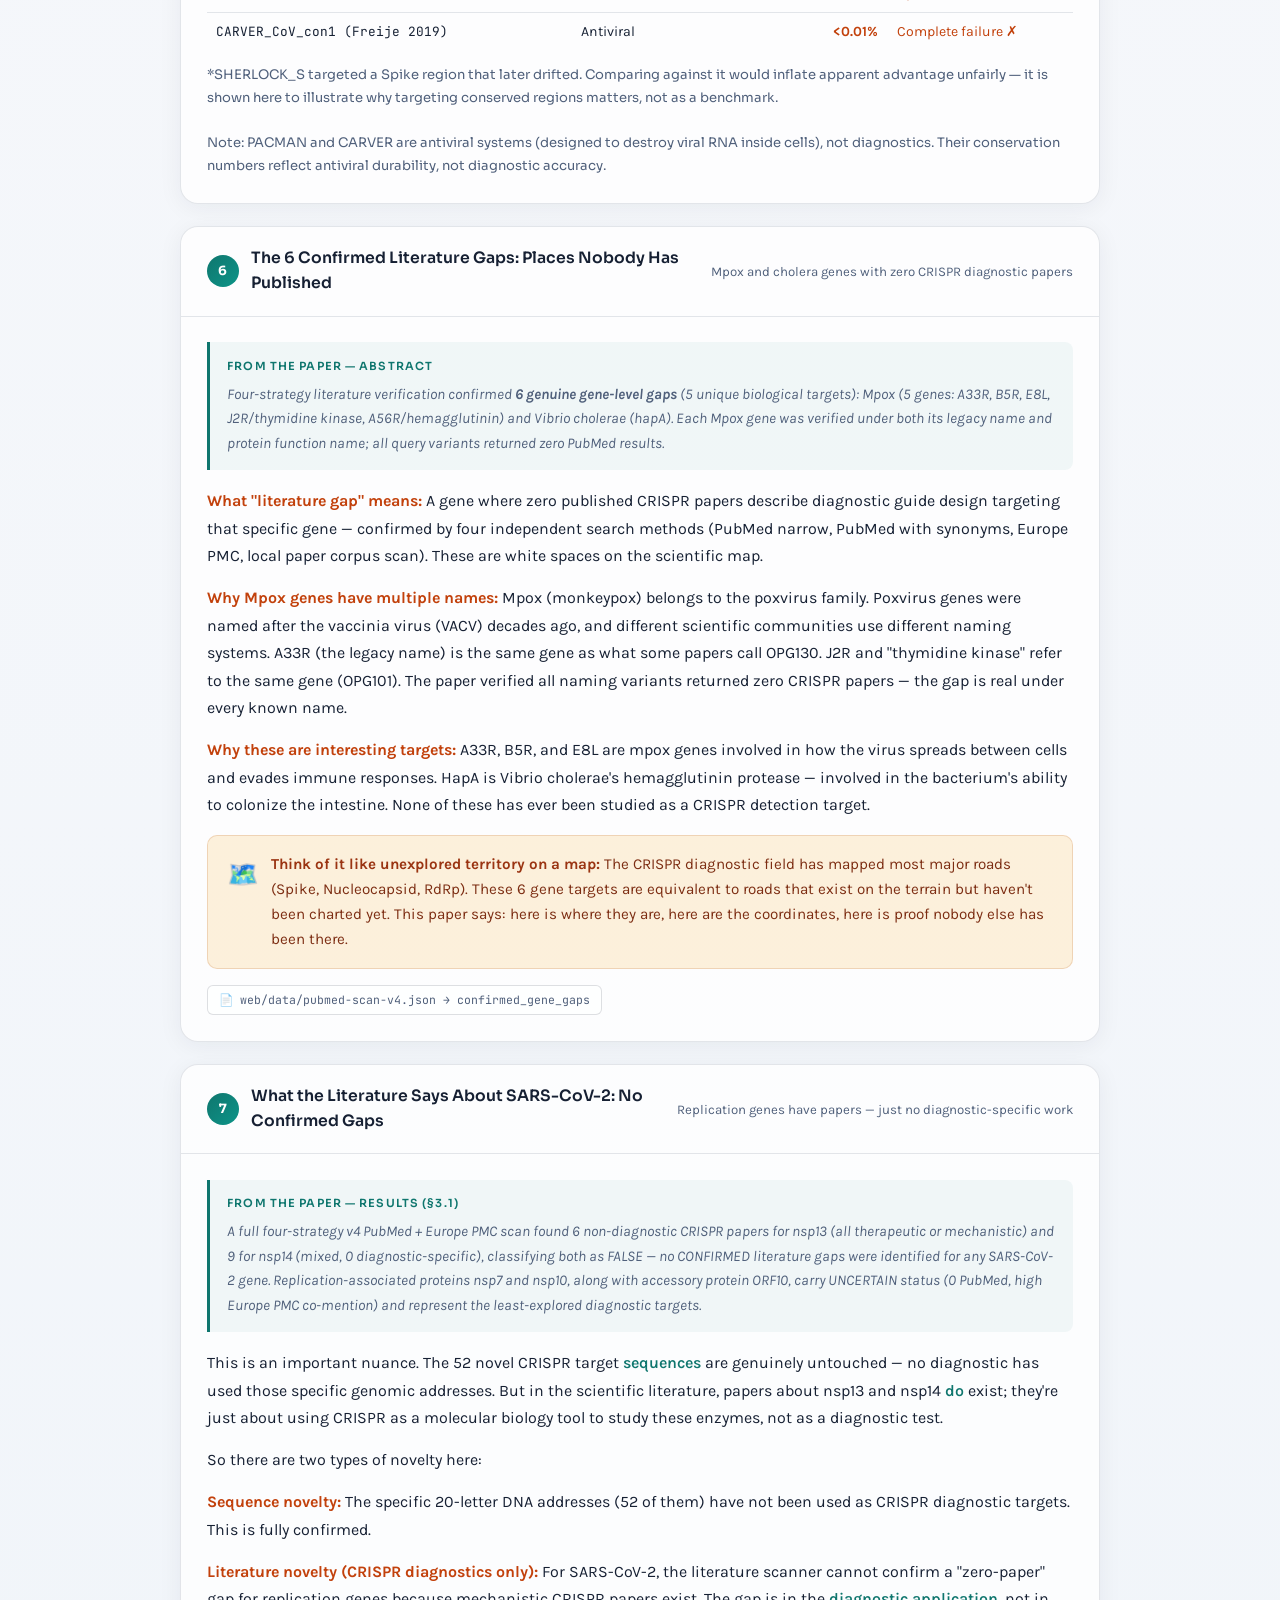
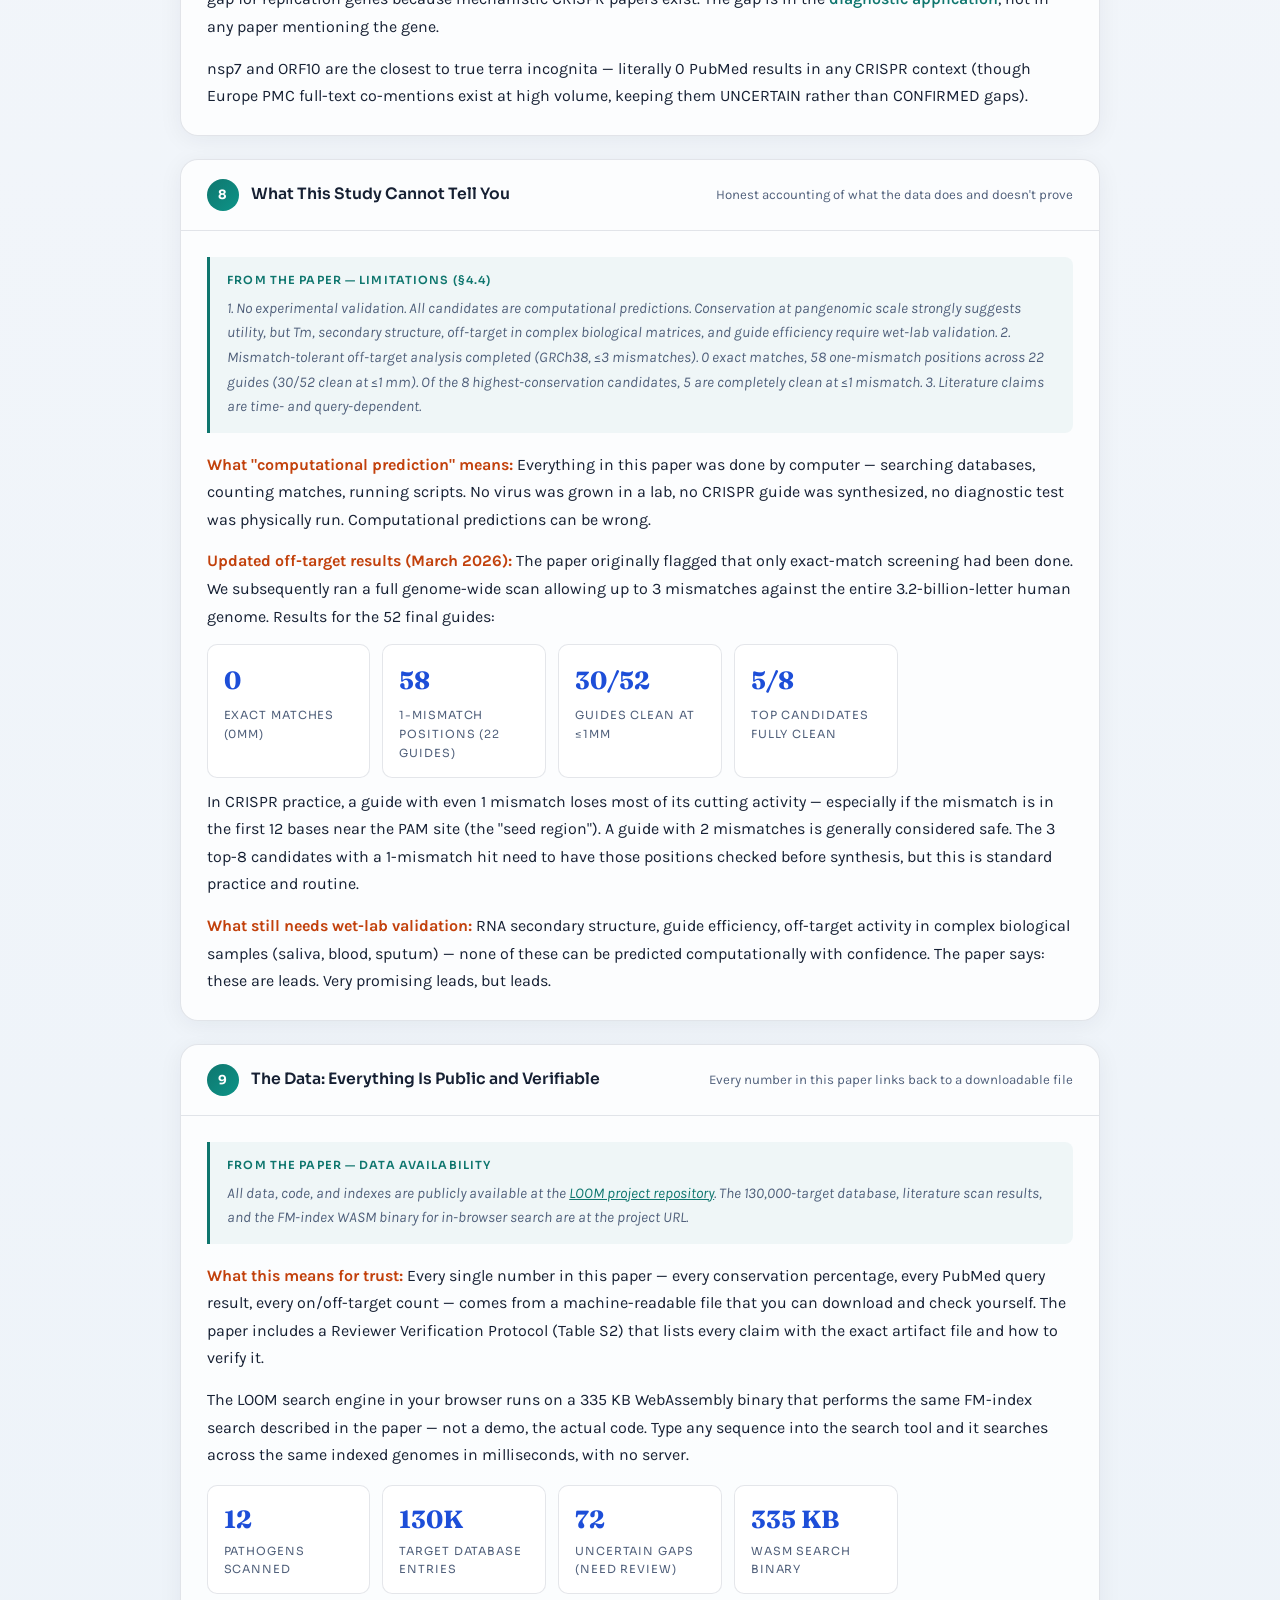
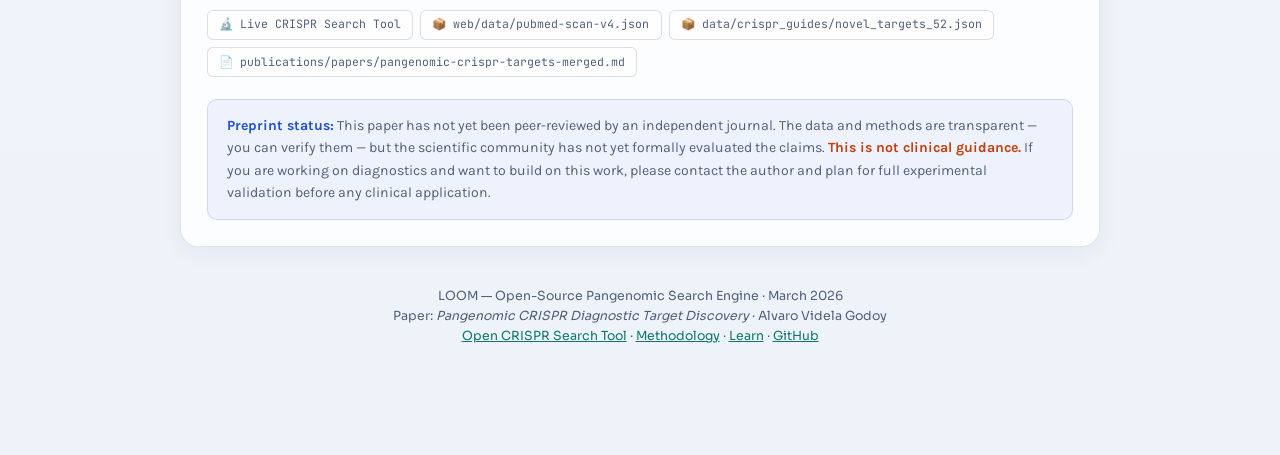
<file: web/annotated-panpathogen.html>
<!doctype html>
<html lang="en">
<head>
  <meta charset="UTF-8" />
  <meta name="viewport" content="width=device-width, initial-scale=1.0" />
  <title>Plain-Language Guide: Pangenomic CRISPR Discovery — LOOM</title>
  <meta name="description" content="A pop-science walkthrough of the pangenomic CRISPR discovery paper: 52 novel targets in SARS-CoV-2, 130,000-target database, and verified literature gap analysis — explained for a general audience." />
  <link rel="preconnect" href="https://fonts.googleapis.com" />
  <link rel="preconnect" href="https://fonts.gstatic.com" crossorigin />
  <link href="https://fonts.googleapis.com/css2?family=Fraunces:opsz,wght@9..144,500;9..144,600;9..144,700&family=Sora:wght@300;400;500;600;700&family=Karla:wght@400;500;600;700&family=JetBrains+Mono:wght@400;500;700&display=swap" rel="stylesheet" />
  <link rel="stylesheet" href="crispr-styles.css?v=20260307" />
  <style>
    :root {
      --ann-bg: #f8f7f2;
      --ann-paper: rgba(255, 251, 242, 0.82);
      --ann-panel: rgba(255, 255, 255, 0.78);
      --ann-line: rgba(36, 51, 80, 0.12);
      --ann-ink: #162033;
      --ann-muted: #50607b;
      --ann-accent: #b45309;
      --ann-accent-soft: rgba(245, 158, 11, 0.14);
      --ann-teal: #0f766e;
      --ann-coral: #c2410c;
      --ann-indigo: #1d4ed8;
      --ann-green: #15803d;
      --ann-shadow: 0 24px 60px rgba(22, 32, 51, 0.10);
    }

    body.ann-page {
      background:
        radial-gradient(circle at top left, rgba(15, 118, 110, 0.09), transparent 28%),
        radial-gradient(circle at 85% 8%, rgba(180, 83, 9, 0.10), transparent 22%),
        linear-gradient(180deg, #faf7ee 0%, #f7f8fb 44%, #edf3f9 100%);
      color: var(--ann-ink);
    }

    .ann-main {
      width: min(920px, 94vw);
      margin: 0 auto;
      position: relative;
      z-index: 1;
      padding: 2rem 0 6rem;
    }

    /* ---- Hero ---- */
    .ann-hero {
      padding: 2.8rem 2.4rem 2.4rem;
      border-radius: 24px;
      background: var(--ann-paper);
      border: 1px solid var(--ann-line);
      box-shadow: var(--ann-shadow);
      backdrop-filter: blur(14px);
      margin-bottom: 1.8rem;
      position: relative;
      overflow: hidden;
    }
    .ann-hero::before {
      content: "";
      position: absolute;
      bottom: -40%; right: -8%;
      width: 340px; height: 340px;
      border-radius: 50%;
      background: radial-gradient(circle, rgba(15, 118, 110, 0.10), transparent 70%);
      pointer-events: none;
    }

    .eyebrow {
      display: inline-flex;
      align-items: center;
      gap: 0.55rem;
      padding: 0.42rem 0.85rem;
      border-radius: 999px;
      border: 1px solid rgba(22, 32, 51, 0.12);
      background: rgba(255, 255, 255, 0.55);
      font-family: 'Sora', sans-serif;
      font-size: 0.76rem;
      text-transform: uppercase;
      letter-spacing: 0.12em;
      color: var(--ann-muted);
      margin-bottom: 1.2rem;
    }
    .eyebrow .pulse {
      width: 8px; height: 8px; border-radius: 50%;
      background: var(--ann-teal);
      box-shadow: 0 0 0 0 rgba(15, 118, 110, 0.4);
      animation: annPulse 2.2s infinite;
    }
    @keyframes annPulse {
      0%   { box-shadow: 0 0 0 0 rgba(15, 118, 110, 0.4); }
      70%  { box-shadow: 0 0 0 12px rgba(15, 118, 110, 0); }
      100% { box-shadow: 0 0 0 0 rgba(15, 118, 110, 0); }
    }

    .ann-hero h1 {
      font-family: 'Fraunces', serif;
      font-size: clamp(1.6rem, 4vw, 2.4rem);
      font-weight: 600;
      line-height: 1.22;
      color: var(--ann-ink);
      margin: 0 0 0.9rem;
    }
    .ann-hero .subtitle {
      font-family: 'Karla', sans-serif;
      font-size: 1.05rem;
      color: var(--ann-muted);
      line-height: 1.6;
      max-width: 680px;
      margin: 0 0 1.4rem;
    }
    .hero-stat-row {
      display: flex;
      flex-wrap: wrap;
      gap: 0.9rem;
      margin-top: 1.4rem;
    }
    .hero-stat {
      flex: 0 0 auto;
      display: flex;
      flex-direction: column;
      padding: 0.9rem 1.2rem;
      background: rgba(255,255,255,0.72);
      border: 1px solid var(--ann-line);
      border-radius: 14px;
      min-width: 130px;
    }
    .hero-stat .stat-val {
      font-family: 'Fraunces', serif;
      font-size: 1.75rem;
      font-weight: 700;
      color: var(--ann-teal);
      line-height: 1;
    }
    .hero-stat .stat-label {
      font-family: 'Sora', sans-serif;
      font-size: 0.72rem;
      color: var(--ann-muted);
      text-transform: uppercase;
      letter-spacing: 0.08em;
      margin-top: 0.3rem;
    }

    /* ---- Navigation bar ---- */
    .ann-nav {
      display: flex;
      flex-wrap: wrap;
      gap: 0.5rem;
      margin-bottom: 1.8rem;
    }
    .ann-nav a {
      font-family: 'Sora', sans-serif;
      font-size: 0.8rem;
      color: var(--ann-muted);
      background: var(--ann-panel);
      border: 1px solid var(--ann-line);
      border-radius: 8px;
      padding: 0.38rem 0.75rem;
      text-decoration: none;
      transition: all 0.18s ease;
    }
    .ann-nav a:hover {
      color: var(--ann-teal);
      border-color: var(--ann-teal);
      background: rgba(15,118,110,0.07);
    }

    /* ---- Section card ---- */
    .ann-section {
      background: var(--ann-panel);
      border: 1px solid var(--ann-line);
      border-radius: 18px;
      margin-bottom: 1.4rem;
      overflow: hidden;
      box-shadow: 0 4px 24px rgba(22,32,51,0.06);
    }
    .ann-section-header {
      display: flex;
      align-items: center;
      gap: 0.8rem;
      padding: 1.2rem 1.6rem;
      border-bottom: 1px solid var(--ann-line);
      cursor: pointer;
      user-select: none;
    }
    .ann-section-header:hover { background: rgba(15,118,110,0.04); }
    .section-num {
      flex-shrink: 0;
      width: 32px; height: 32px;
      border-radius: 50%;
      background: linear-gradient(135deg, var(--ann-teal), #0d9488);
      display: flex; align-items: center; justify-content: center;
      font-family: 'Sora', sans-serif;
      font-size: 0.8rem;
      font-weight: 700;
      color: #fff;
    }
    .ann-section-header h2 {
      font-family: 'Sora', sans-serif;
      font-size: 0.98rem;
      font-weight: 600;
      color: var(--ann-ink);
      margin: 0;
      flex: 1;
    }
    .ann-section-header .section-subtitle {
      font-family: 'Karla', sans-serif;
      font-size: 0.83rem;
      color: var(--ann-muted);
      margin: 0;
    }

    .ann-section-body { padding: 1.6rem; }

    /* ---- Quote block ---- */
    .paper-quote {
      border-left: 3px solid var(--ann-teal);
      background: rgba(15,118,110,0.05);
      padding: 0.9rem 1.1rem;
      border-radius: 0 8px 8px 0;
      margin: 0 0 1.1rem;
      font-family: 'Karla', sans-serif;
      font-size: 0.93rem;
      color: var(--ann-muted);
      line-height: 1.65;
      font-style: italic;
    }
    .paper-quote-label {
      font-family: 'Sora', sans-serif;
      font-size: 0.7rem;
      font-weight: 600;
      text-transform: uppercase;
      letter-spacing: 0.1em;
      color: var(--ann-teal);
      margin-bottom: 0.4rem;
      font-style: normal;
    }

    /* ---- Annotation ---- */
    .ann-note {
      font-family: 'Karla', sans-serif;
      font-size: 1.0rem;
      line-height: 1.72;
      color: var(--ann-ink);
    }
    .ann-note p { margin: 0 0 0.9rem; }
    .ann-note p:last-child { margin-bottom: 0; }
    .ann-note strong { color: var(--ann-coral); }
    .ann-note em { color: var(--ann-teal); font-style: normal; font-weight: 600; }

    /* ---- Analogy box ---- */
    .analogy-box {
      background: var(--ann-accent-soft);
      border: 1px solid rgba(180,83,9,0.18);
      border-radius: 10px;
      padding: 1rem 1.2rem;
      margin: 1rem 0;
      display: flex;
      gap: 0.75rem;
      align-items: flex-start;
    }
    .analogy-icon { font-size: 1.6rem; flex-shrink: 0; margin-top: 0.1rem; }
    .analogy-text {
      font-family: 'Karla', sans-serif;
      font-size: 0.95rem;
      color: #7c2d12;
      line-height: 1.65;
    }
    .analogy-text strong { color: #9a3412; }

    /* ---- Key numbers ---- */
    .key-numbers {
      display: grid;
      grid-template-columns: repeat(auto-fill, minmax(160px, 1fr));
      gap: 0.75rem;
      margin: 1rem 0;
    }
    .kn-card {
      background: rgba(255,255,255,0.8);
      border: 1px solid var(--ann-line);
      border-radius: 10px;
      padding: 0.85rem 1rem;
    }
    .kn-card .kn-val {
      font-family: 'Fraunces', serif;
      font-size: 1.55rem;
      font-weight: 700;
      color: var(--ann-indigo);
    }
    .kn-card .kn-label {
      font-family: 'Sora', sans-serif;
      font-size: 0.7rem;
      color: var(--ann-muted);
      text-transform: uppercase;
      letter-spacing: 0.08em;
      margin-top: 0.25rem;
    }

    /* ---- Self-correction callout ---- */
    .self-correction {
      background: linear-gradient(135deg, rgba(15,118,110,0.08), rgba(29,78,216,0.06));
      border: 1px solid rgba(15,118,110,0.25);
      border-radius: 14px;
      padding: 1.3rem 1.5rem;
      margin: 1rem 0;
    }
    .self-correction .sc-label {
      font-family: 'Sora', sans-serif;
      font-size: 0.74rem;
      font-weight: 700;
      text-transform: uppercase;
      letter-spacing: 0.1em;
      color: var(--ann-teal);
      margin-bottom: 0.5rem;
    }
    .self-correction p {
      font-family: 'Karla', sans-serif;
      font-size: 0.95rem;
      color: var(--ann-ink);
      line-height: 1.65;
      margin: 0;
    }

    /* ---- Disclaimer ---- */
    .ann-disclaimer {
      background: rgba(29,78,216,0.06);
      border: 1px solid rgba(29,78,216,0.15);
      border-radius: 10px;
      padding: 0.9rem 1.2rem;
      font-family: 'Karla', sans-serif;
      font-size: 0.88rem;
      color: var(--ann-muted);
      line-height: 1.6;
      margin-top: 0.8rem;
    }
    .ann-disclaimer strong { color: var(--ann-indigo); }

    /* ---- Data link chips ---- */
    .data-chips {
      display: flex;
      flex-wrap: wrap;
      gap: 0.45rem;
      margin-top: 0.9rem;
    }
    .data-chip {
      display: inline-flex;
      align-items: center;
      gap: 0.35rem;
      padding: 0.3rem 0.7rem;
      border-radius: 6px;
      border: 1px solid rgba(22,32,51,0.14);
      background: rgba(255,255,255,0.6);
      font-family: 'JetBrains Mono', monospace;
      font-size: 0.72rem;
      color: var(--ann-muted);
      text-decoration: none;
    }
    .data-chip:hover { border-color: var(--ann-teal); color: var(--ann-teal); }

    /* ---- Back nav ---- */
    .back-link {
      display: inline-flex;
      align-items: center;
      gap: 0.5rem;
      font-family: 'Sora', sans-serif;
      font-size: 0.82rem;
      color: var(--ann-muted);
      text-decoration: none;
      margin-bottom: 1.4rem;
      padding: 0.4rem 0.8rem;
      border-radius: 8px;
      border: 1px solid transparent;
      transition: all 0.18s;
    }
    .back-link:hover { color: var(--ann-teal); border-color: var(--ann-teal); background: rgba(15,118,110,0.05); }

    @media (max-width: 600px) {
      .ann-section-body { padding: 1.1rem; }
      .hero-stat-row { gap: 0.6rem; }
      .hero-stat { min-width: 110px; }
    }
  </style>
</head>
<body class="ann-page">
  <div class="grid-bg" aria-hidden="true"></div>

  <div class="ann-main">

    <a href="crispr-search.html" class="back-link">← Back to CRISPR Search</a>

    <!-- ========== HERO ========== -->
    <div class="ann-hero">
      <div class="eyebrow"><span class="pulse"></span> Plain-Language Guide · March 2026</div>
      <h1>52 Untouched Targets in the COVID-19 Virus:<br>A New Way to Think About CRISPR Diagnostics</h1>
      <p class="subtitle">
        A plain-English walkthrough of the preprint "Pangenomic CRISPR Diagnostic Target Discovery"
        — explaining every key claim, what the numbers mean, and why this matters to you.
        No biology PhD required.
      </p>

      <div class="hero-stat-row">
        <div class="hero-stat">
          <span class="stat-val">52</span>
          <span class="stat-label">Novel SARS-CoV-2 targets</span>
        </div>
        <div class="hero-stat">
          <span class="stat-val">9.4M</span>
          <span class="stat-label">Genomes scanned</span>
        </div>
        <div class="hero-stat">
          <span class="stat-val">130K</span>
          <span class="stat-label">Target database entries</span>
        </div>
        <div class="hero-stat">
          <span class="stat-val">6</span>
          <span class="stat-label">Confirmed literature gaps</span>
        </div>
        <div class="hero-stat">
          <span class="stat-val">0</span>
          <span class="stat-label">Human DNA off-targets</span>
        </div>
      </div>

      <div class="ann-disclaimer" style="margin-top:1.4rem;">
        <strong>What this page is:</strong> An annotated plain-language guide to a scientific preprint.
        Every section below quotes directly from the paper, then explains it. If you want to check our work,
        every number links to the actual data file it came from.
        <br><strong style="color:var(--ann-coral)">What this is not:</strong> Peer-reviewed clinical guidance.
        This is a research preprint; experimental validation is required before any clinical application.
      </div>
    </div>

    <!-- ========== NAV ========== -->
    <nav class="ann-nav" aria-label="Jump to section">
      <a href="#s-problem">The problem</a>
      <a href="#s-selfcorrect">The retraction</a>
      <a href="#s-method">How it was done</a>
      <a href="#s-targets">52 novel targets</a>
      <a href="#s-comparison">vs. published guides</a>
      <a href="#s-gaps">The 6 real gaps</a>
      <a href="#s-sarslit">SARS-CoV-2 literature</a>
      <a href="#s-limits">Limitations</a>
      <a href="#s-data">The data</a>
    </nav>

    <!-- ========== SECTION 1: THE PROBLEM ========== -->
    <div class="ann-section" id="s-problem">
      <div class="ann-section-header">
        <div class="section-num">1</div>
        <h2>The Problem: CRISPR Diagnostics Have Been Looking at the Wrong Part of the Virus</h2>
        <span class="section-subtitle">Why do tests fail after mutations?</span>
      </div>
      <div class="ann-section-body">
        <div class="paper-quote">
          <div class="paper-quote-label">From the paper — Introduction</div>
          CRISPR-based nucleic acid detection (SHERLOCK, DETECTR, PACMAN) has demonstrated rapid
          pathogen detection, but guide RNA design has followed historical RT-PCR conventions:
          structural and surface genes (Spike, Nucleocapsid, Envelope) predominate. Two problems
          follow… immune-exposed structural genes accumulate mutations under selection, degrading
          diagnostic sensitivity — as seen when D614G swept the SARS-CoV-2 Spike and invalidated SHERLOCK_S.
        </div>
        <div class="ann-note">
          <p>
            <strong>What this means in plain English:</strong> When a new virus appears, scientists design
            diagnostic tests by building tiny molecular "scissors" (guide RNAs) that latch onto specific
            parts of the virus's genetic sequence. The problem is that everyone gravitates to the same
            familiar parts — the Spike protein, the Nucleocapsid — because those were studied first.
          </p>
          <p>
            But those surface parts of the virus are exactly what the immune system attacks. Under
            immune pressure, the virus <em>mutates rapidly there</em> to escape. The famous D614G mutation
            in the Spike protein is a real example: it became so dominant that a widely-used CRISPR
            diagnostic (SHERLOCK_S) stopped working because it targeted a version of the Spike that
            had mostly disappeared from circulation.
          </p>
          <div class="analogy-box">
            <span class="analogy-icon">🔑</span>
            <div class="analogy-text">
              <strong>Analogy:</strong> Imagine a burglar alarm that only sounds when the burglar wears
              a red jacket. Once the burglar learns to wear blue, the alarm stops working. CRISPR
              diagnostics targeting the Spike protein face the same problem — the virus keeps changing its jacket.
              <br><br>
              The fix? Target the burglar's <em>fingerprints</em> — internal machinery that can't change
              without the virus losing its ability to replicate. That's what the replication enzymes are:
              functionally essential machinery under such strong evolutionary constraint that even small
              mutations are lethal to the virus.
            </div>
          </div>
          <p>
            This paper identifies 52 target locations in that machinery — places the CRISPR field has
            never studied for diagnostics, that stayed stable across 9.2 million virus sequences worldwide.
          </p>
        </div>
      </div>
    </div>

    <!-- ========== SECTION 2: THE SELF-CORRECTION ========== -->
    <div class="ann-section" id="s-selfcorrect">
      <div class="ann-section-header">
        <div class="section-num">2</div>
        <h2>The Retraction We Made to Ourselves</h2>
        <span class="section-subtitle">An earlier version of this work was wrong — and we caught it</span>
      </div>
      <div class="ann-section-body">
        <div class="paper-quote">
          <div class="paper-quote-label">From the paper — Note on methodology self-correction</div>
          An earlier version of this work claimed 43 literature gaps by running a single narrow PubMed
          query per gene. A v3 re-verification using three evidence strategies retracted 34 of those 43;
          9 survived. A subsequent v4 scanner — powered by NCBI ontology-derived synonym expansion
          (8,283 genes, 51 auto-synonyms) — reclassified RSV SH protein from CONFIRMED to UNCERTAIN
          and deduplicated J2R/thymidine&nbsp;kinase and A56R/hemagglutinin as alternate names for the
          same Mpox genes. <strong>6 confirmed gene-level gaps remain (5 unique biological targets).</strong>
        </div>
        <div class="self-correction">
          <div class="sc-label">Why we're telling you this</div>
          <p>
            Science is supposed to do this — find its own errors and correct them — but it usually happens
            very slowly through peer review of published papers, often years later. This correction happened
            in the same working session, before any public claim was made. We went from 43 candidate gaps
            to 6 confirmed ones (5 unique biological targets) by applying progressively stricter verification.
          </p>
        </div>
        <div class="ann-note">
          <p>
            <strong>What went wrong in the first version:</strong> The original analysis searched PubMed
            with one simple query per gene: <em>"[gene name] AND CRISPR"</em>. This seems reasonable but
            falls apart when the same gene has multiple names. Cholera's ctxA gene has also been called
            "hemagglutinin protease" in different papers. Search for "ctxA AND CRISPR" and you find
            nothing. Search for its synonyms and you find 57 papers. That's not a real gap — that's a
            search failure.
          </p>
          <p>
            The v4 scanner loads 8,283 gene annotations from public databases and automatically adds all
            known synonyms. The RSV SH protein example is particularly striking: when only the name
            "SH protein" was used, zero CRISPR papers were found — a confirmed gap. When the ontology
            added synonyms like "small hydrophobic protein," 278 papers appeared. The gap was an illusion.
          </p>
        </div>
        <div class="data-chips">
          <span class="data-chip">📄 web/data/pubmed-scan-v4.json</span>
          <span class="data-chip">📄 web/data/ontology-enrichment.json</span>
          <span class="data-chip">📄 web/data/gap-audit-v4.txt</span>
        </div>
      </div>
    </div>

    <!-- ========== SECTION 3: HOW IT WAS DONE ========== -->
    <div class="ann-section" id="s-method">
      <div class="ann-section-header">
        <div class="section-num">3</div>
        <h2>How It Was Done: Search Engines, Not Wet Lab</h2>
        <span class="section-subtitle">Pure computational analysis — all code and data are public</span>
      </div>
      <div class="ann-section-body">
        <div class="paper-quote">
          <div class="paper-quote-label">From the paper — Methods (§2.1)</div>
          9,193,298 SARS-CoV-2 sequences (262 GB)… every overlapping 20-mer was evaluated for
          panviral conservation (19,019 RefSeq viral genomes) and pangenome conservation… Filter for
          PAM compatibility (SpCas9 NGG or Cas12a TTTV). Exclude candidates overlapping any published
          CRISPR diagnostic guide region.
        </div>
        <div class="ann-note">
          <p>
            <strong>What a 20-mer is:</strong> SARS-CoV-2 has a genetic code 29,903 letters long (using
            the letters A, T, G, C). A "20-mer" is any 20-letter stretch within that code. Starting from
            the beginning, you can slide a 20-letter window one position at a time and extract 29,640
            overlapping windows. Each one is a potential CRISPR target address.
          </p>
          <p>
            <strong>Two filters applied:</strong>
          </p>
          <p>
            1. <em>Cross-species conservation:</em> Does this 20-mer appear in other viruses too? If yes,
            a CRISPR scissors designed against it could work across many viruses, not just one strain.
            1,503 out of 29,640 windows passed this test.
          </p>
          <p>
            2. <em>Pangenome stability:</em> Is this 20-mer present, exactly as written, across the
            9.2 million known SARS-CoV-2 genome sequences? At 99%+ conservation, 99 in every 100 virus
            samples would trigger the CRISPR detection.
          </p>
          <p>
            <strong>What "PAM compatibility" means:</strong> CRISPR scissors (Cas9, Cas12a) need a short
            landing pad called a PAM sequence to bind. Targets without a PAM site can't be used — filtering
            these out left 89 distinct target regions.
          </p>
          <p>
            <strong>What "overlapping published guides" means:</strong> If a target region is in the same
            part of the genome where an existing diagnostic already works (N gene, E gene, Spike, RdRp),
            it's not "novel" — it's just a variant of existing work. Removing these left 52 genuinely new regions.
          </p>
        </div>
        <div class="key-numbers">
          <div class="kn-card"><div class="kn-val">29,640</div><div class="kn-label">Windows evaluated</div></div>
          <div class="kn-card"><div class="kn-val">1,503</div><div class="kn-label">Cross-virus conserved</div></div>
          <div class="kn-card"><div class="kn-val">89</div><div class="kn-label">PAM-compatible regions</div></div>
          <div class="kn-card"><div class="kn-val">52</div><div class="kn-label">Genuinely novel</div></div>
          <div class="kn-card"><div class="kn-val">0</div><div class="kn-label">Human genome hits</div></div>
        </div>
      </div>
    </div>

    <!-- ========== SECTION 4: THE 52 TARGETS ========== -->
    <div class="ann-section" id="s-targets">
      <div class="ann-section-header">
        <div class="section-num">4</div>
        <h2>The 52 Targets: What Makes Them Special</h2>
        <span class="section-subtitle">Replication machinery that can't mutate without killing the virus</span>
      </div>
      <div class="ann-section-body">
        <div class="paper-quote">
          <div class="paper-quote-label">From the paper — Results (§3.1)</div>
          52 CRISPR-targetable regions show no overlap with any published diagnostic guide; 8 top
          candidates spanning ORF1a, nsp13 (Helicase), and nsp14 (ExoN) show 98.9–99.2% conservation
          across all 9.2 million genomes and zero exact matches in the human reference genome
          (GRCh38, 3.2 billion bp).
        </div>
        <div class="ann-note">
          <p>
            <strong>What ORF1a/b, nsp13, nsp14 are:</strong> These are the virus's internal factories.
            Nsp13 is a helicase — a molecular motor that unzips the genetic code so it can be copied.
            Nsp14 is an error-proofreading enzyme (ExoN = exonuclease) that checks and corrects replication
            errors. Without either of these, the virus cannot reproduce.
          </p>
          <div class="analogy-box">
            <span class="analogy-icon">⚙️</span>
            <div class="analogy-text">
              <strong>Analogy:</strong> If the Spike protein is the lock on the virus's front door
              (which the body's immune system keeps trying to pick), the replication machinery is
              the engine under the hood. You can repaint the doors, change the locks, even replace
              the chassis. But if the engine breaks, the car doesn't move. That engine is what
              we're targeting.
            </div>
          </div>
          <p>
            <strong>98.9–99.2% conservation</strong> means: if you collected all 9.2 million known
            SARS-CoV-2 genomes and checked this exact 20-letter sequence, it's present, letter-perfect,
            in all but a handful. Compare this to the Spike protein target used by SHERLOCK_S
            (63.28% — meaning the target sequence has effectively disappeared from over a third
            of contemporary virus genomes).
          </p>
          <p>
            <strong>Zero human genome hits:</strong> Every candidate was checked against the entire
            3.2-billion-letter human reference genome. Not one 20-letter sequence appeared in any
            human chromosome. This means a test using these targets will not accidentally trigger
            on human DNA — a critical safety requirement.
          </p>
        </div>
        <div class="data-chips">
          <a href="data/novel_targets_52.json" class="data-chip">📦 novel_targets_52.json</a>
        </div>
      </div>
    </div>

    <!-- ========== SECTION 5: COMPARISON TO PUBLISHED GUIDES ========== -->
    <div class="ann-section" id="s-comparison">
      <div class="ann-section-header">
        <div class="section-num">5</div>
        <h2>How Do They Compare to Existing Tests?</h2>
        <span class="section-subtitle">Within 1 percentage point of the best published guide (DETECTR_E)</span>
      </div>
      <div class="ann-section-body">
        <div class="paper-quote">
          <div class="paper-quote-label">From the paper — Results (§3.2)</div>
          Our replication-machinery candidates (98.9–99.2%) are within 1 percentage point of
          the best published diagnostic guide (DETECTR_E: 98.34%) on an identical 9.2-million-genome
          corpus. Conservation alone does not predict guide performance — all candidates require
          experimental validation.
        </div>
        <div class="ann-note">
          <p>
            The paper conservatively scanned both the 52 novel targets and the published guides
            against their respective genome sets. There's a small (~2.4%) difference in corpus sizes
            between the two comparisons — the paper notes this caveat explicitly. The conceptual
            picture is clear: targets in mutation-constrained, functionally essential genes hold
            up; targets in immune-exposed surface proteins degrade.
          </p>

          <table style="width:100%; border-collapse:collapse; font-family:'Karla',sans-serif; font-size:0.88rem; margin:0.8rem 0;">
            <thead>
              <tr style="border-bottom:2px solid var(--ann-line);">
                <th style="text-align:left;padding:0.5rem 0.6rem;color:var(--ann-muted);">Guide</th>
                <th style="text-align:left;padding:0.5rem 0.6rem;color:var(--ann-muted);">Type</th>
                <th style="text-align:right;padding:0.5rem 0.6rem;color:var(--ann-muted);">Conservation</th>
                <th style="text-align:left;padding:0.5rem 0.6rem;color:var(--ann-muted);">Verdict</th>
              </tr>
            </thead>
            <tbody>
              <tr style="border-bottom:1px solid var(--ann-line);">
                <td style="padding:0.45rem 0.6rem;font-family:'JetBrains Mono',monospace;font-size:0.8rem;">Our top targets (nsp13/14)</td>
                <td style="padding:0.45rem 0.6rem;">Novel / this paper</td>
                <td style="padding:0.45rem 0.6rem;text-align:right;color:var(--ann-green);font-weight:700;">98.9–99.2%</td>
                <td style="padding:0.45rem 0.6rem;color:var(--ann-green);">Robust ✓</td>
              </tr>
              <tr style="border-bottom:1px solid var(--ann-line);">
                <td style="padding:0.45rem 0.6rem;font-family:'JetBrains Mono',monospace;font-size:0.8rem;">DETECTR_E (Broughton 2020)</td>
                <td style="padding:0.45rem 0.6rem;">Diagnostic</td>
                <td style="padding:0.45rem 0.6rem;text-align:right;color:var(--ann-green);font-weight:700;">98.34%</td>
                <td style="padding:0.45rem 0.6rem;color:var(--ann-green);">Robust ✓</td>
              </tr>
              <tr style="border-bottom:1px solid var(--ann-line);">
                <td style="padding:0.45rem 0.6rem;font-family:'JetBrains Mono',monospace;font-size:0.8rem;">SHERLOCK_Orf1ab (Patchsung 2020)</td>
                <td style="padding:0.45rem 0.6rem;">Diagnostic</td>
                <td style="padding:0.45rem 0.6rem;text-align:right;color:var(--ann-green);font-weight:700;">97.55%</td>
                <td style="padding:0.45rem 0.6rem;color:var(--ann-green);">Robust ✓</td>
              </tr>
              <tr style="border-bottom:1px solid var(--ann-line);">
                <td style="padding:0.45rem 0.6rem;font-family:'JetBrains Mono',monospace;font-size:0.8rem;">SHERLOCK_S (Patchsung 2020)</td>
                <td style="padding:0.45rem 0.6rem;font-style:italic;color:var(--ann-muted);">Historical context*</td>
                <td style="padding:0.45rem 0.6rem;text-align:right;color:var(--ann-coral);font-weight:700;">63.28%</td>
                <td style="padding:0.45rem 0.6rem;color:var(--ann-coral);">Spike drift ✗</td>
              </tr>
              <tr>
                <td style="padding:0.45rem 0.6rem;font-family:'JetBrains Mono',monospace;font-size:0.8rem;">CARVER_CoV_con1 (Freije 2019)</td>
                <td style="padding:0.45rem 0.6rem;">Antiviral</td>
                <td style="padding:0.45rem 0.6rem;text-align:right;color:var(--ann-coral);font-weight:700;">&lt;0.01%</td>
                <td style="padding:0.45rem 0.6rem;color:var(--ann-coral);">Complete failure ✗</td>
              </tr>
            </tbody>
          </table>
          <p style="font-size:0.82rem;color:var(--ann-muted);font-family:'Sora',sans-serif;">
            *SHERLOCK_S targeted a Spike region that later drifted. Comparing against it would inflate apparent advantage unfairly — it is shown here to illustrate why targeting conserved regions matters, not as a benchmark.<br><br>
            Note: PACMAN and CARVER are antiviral systems (designed to destroy viral RNA inside cells),
            not diagnostics. Their conservation numbers reflect antiviral durability, not diagnostic accuracy.
          </p>
        </div>
      </div>
    </div>

    <!-- ========== SECTION 6: THE 6 REAL LITERATURE GAPS ========== -->
    <div class="ann-section" id="s-gaps">
      <div class="ann-section-header">
        <div class="section-num">6</div>
        <h2>The 6 Confirmed Literature Gaps: Places Nobody Has Published</h2>
        <span class="section-subtitle">Mpox and cholera genes with zero CRISPR diagnostic papers</span>
      </div>
      <div class="ann-section-body">
        <div class="paper-quote">
          <div class="paper-quote-label">From the paper — Abstract</div>
          Four-strategy literature verification confirmed <strong>6 genuine gene-level gaps</strong>
          (5 unique biological targets): Mpox (5 genes: A33R, B5R, E8L, J2R/thymidine kinase, 
          A56R/hemagglutinin) and Vibrio cholerae (hapA). Each Mpox gene was verified under both
          its legacy name and protein function name; all query variants returned zero PubMed results.
        </div>
        <div class="ann-note">
          <p>
            <strong>What "literature gap" means:</strong> A gene where zero published CRISPR papers
            describe diagnostic guide design targeting that specific gene — confirmed by four independent
            search methods (PubMed narrow, PubMed with synonyms, Europe PMC, local paper corpus scan).
            These are white spaces on the scientific map.
          </p>
          <p>
            <strong>Why Mpox genes have multiple names:</strong> Mpox (monkeypox) belongs to the
            poxvirus family. Poxvirus genes were named after the vaccinia virus (VACV) decades ago,
            and different scientific communities use different naming systems. A33R (the legacy name)
            is the same gene as what some papers call OPG130. J2R and "thymidine kinase" refer to the
            same gene (OPG101). The paper verified all naming variants returned zero CRISPR papers —
            the gap is real under every known name.
          </p>
          <p>
            <strong>Why these are interesting targets:</strong> A33R, B5R, and E8L are mpox genes
            involved in how the virus spreads between cells and evades immune responses. HapA is
            Vibrio cholerae's hemagglutinin protease — involved in the bacterium's ability to
            colonize the intestine. None of these has ever been studied as a CRISPR detection target.
          </p>
          <div class="analogy-box">
            <span class="analogy-icon">🗺️</span>
            <div class="analogy-text">
              <strong>Think of it like unexplored territory on a map:</strong> The CRISPR diagnostic
              field has mapped most major roads (Spike, Nucleocapsid, RdRp). These 6 gene targets
              are equivalent to roads that exist on the terrain but haven't been charted yet.
              This paper says: here is where they are, here are the coordinates, here is proof
              nobody else has been there.
            </div>
          </div>
        </div>
        <div class="data-chips">
          <span class="data-chip">📄 web/data/pubmed-scan-v4.json → confirmed_gene_gaps</span>
        </div>
      </div>
    </div>

    <!-- ========== SECTION 7: SARS-CoV-2 LITERATURE ========== -->
    <div class="ann-section" id="s-sarslit">
      <div class="ann-section-header">
        <div class="section-num">7</div>
        <h2>What the Literature Says About SARS-CoV-2: No Confirmed Gaps</h2>
        <span class="section-subtitle">Replication genes have papers — just no diagnostic-specific work</span>
      </div>
      <div class="ann-section-body">
        <div class="paper-quote">
          <div class="paper-quote-label">From the paper — Results (§3.1)</div>
          A full four-strategy v4 PubMed + Europe PMC scan found 6 non-diagnostic CRISPR papers
          for nsp13 (all therapeutic or mechanistic) and 9 for nsp14 (mixed, 0 diagnostic-specific),
          classifying both as FALSE — no CONFIRMED literature gaps were identified for any SARS-CoV-2 gene.
          Replication-associated proteins nsp7 and nsp10, along with accessory protein ORF10,
          carry UNCERTAIN status (0 PubMed, high Europe PMC co-mention) and represent the
          least-explored diagnostic targets.
        </div>
        <div class="ann-note">
          <p>
            This is an important nuance. The 52 novel CRISPR target <em>sequences</em> are genuinely
            untouched — no diagnostic has used those specific genomic addresses. But in the scientific
            literature, papers about nsp13 and nsp14 <em>do</em> exist; they're just about using
            CRISPR as a molecular biology tool to study these enzymes, not as a diagnostic test.
          </p>
          <p>
            So there are two types of novelty here:
          </p>
          <p>
            <strong>Sequence novelty:</strong> The specific 20-letter DNA addresses (52 of them)
            have not been used as CRISPR diagnostic targets. This is fully confirmed.
          </p>
          <p>
            <strong>Literature novelty (CRISPR diagnostics only):</strong> For SARS-CoV-2, the
            literature scanner cannot confirm a "zero-paper" gap for replication genes because
            mechanistic CRISPR papers exist. The gap is in the <em>diagnostic application</em>,
            not in any paper mentioning the gene.
          </p>
          <p>
            nsp7 and ORF10 are the closest to true terra incognita — literally 0 PubMed results
            in any CRISPR context (though Europe PMC full-text co-mentions exist at high volume,
            keeping them UNCERTAIN rather than CONFIRMED gaps).
          </p>
        </div>
      </div>
    </div>

    <!-- ========== SECTION 8: LIMITATIONS ========== -->
    <div class="ann-section" id="s-limits">
      <div class="ann-section-header">
        <div class="section-num">8</div>
        <h2>What This Study Cannot Tell You</h2>
        <span class="section-subtitle">Honest accounting of what the data does and doesn't prove</span>
      </div>
      <div class="ann-section-body">
        <div class="paper-quote">
          <div class="paper-quote-label">From the paper — Limitations (§4.4)</div>
          1. No experimental validation. All candidates are computational predictions. Conservation
          at pangenomic scale strongly suggests utility, but Tm, secondary structure, off-target in
          complex biological matrices, and guide efficiency require wet-lab validation.
          2. Mismatch-tolerant off-target analysis completed (GRCh38, ≤3 mismatches). 0 exact
          matches, 58 one-mismatch positions across 22 guides (30/52 clean at ≤1 mm). Of the 8
          highest-conservation candidates, 5 are completely clean at ≤1 mismatch.
          3. Literature claims are time- and query-dependent.
        </div>
        <div class="ann-note">
          <p>
            <strong>What "computational prediction" means:</strong> Everything in this paper was done
            by computer — searching databases, counting matches, running scripts. No virus was grown
            in a lab, no CRISPR guide was synthesized, no diagnostic test was physically run.
            Computational predictions can be wrong.
          </p>
          <p>
            <strong>Updated off-target results (March 2026):</strong> The paper originally flagged
            that only exact-match screening had been done. We subsequently ran a full genome-wide
            scan allowing up to 3 mismatches against the entire 3.2-billion-letter human genome.
            Results for the 52 final guides:
          </p>
          <div class="key-numbers" style="margin:0.6rem 0;">
            <div class="kn-card"><div class="kn-val">0</div><div class="kn-label">Exact matches (0mm)</div></div>
            <div class="kn-card"><div class="kn-val">58</div><div class="kn-label">1-mismatch positions (22 guides)</div></div>
            <div class="kn-card"><div class="kn-val">30/52</div><div class="kn-label">Guides clean at ≤1mm</div></div>
            <div class="kn-card"><div class="kn-val">5/8</div><div class="kn-label">Top candidates fully clean</div></div>
          </div>
          <p>
            In CRISPR practice, a guide with even 1 mismatch loses most of its cutting activity —
            especially if the mismatch is in the first 12 bases near the PAM site (the "seed region").
            A guide with 2 mismatches is generally considered safe. The 3 top-8 candidates with a
            1-mismatch hit need to have those positions checked before synthesis, but this is
            standard practice and routine.
          </p>
          <p>
            <strong>What still needs wet-lab validation:</strong> RNA secondary structure, guide
            efficiency, off-target activity in complex biological samples (saliva, blood, sputum)
            — none of these can be predicted computationally with confidence. The paper says:
            these are leads. Very promising leads, but leads.
          </p>
        </div>
      </div>
    </div>

    <!-- ========== SECTION 9: THE DATA ========== -->
    <div class="ann-section" id="s-data">
      <div class="ann-section-header">
        <div class="section-num">9</div>
        <h2>The Data: Everything Is Public and Verifiable</h2>
        <span class="section-subtitle">Every number in this paper links back to a downloadable file</span>
      </div>
      <div class="ann-section-body">
        <div class="paper-quote">
          <div class="paper-quote-label">From the paper — Data availability</div>
          All data, code, and indexes are publicly available at the
          <a href="https://github.com/alvgeppetto/loom" target="_blank" rel="noopener" style="color:var(--ann-teal)">LOOM project repository</a>.
          The 130,000-target database, literature scan results, and the FM-index WASM binary
          for in-browser search are at the project URL.
        </div>
        <div class="ann-note">
          <p>
            <strong>What this means for trust:</strong> Every single number in this paper —
            every conservation percentage, every PubMed query result, every on/off-target count —
            comes from a machine-readable file that you can download and check yourself. The paper
            includes a Reviewer Verification Protocol (Table S2) that lists every claim with
            the exact artifact file and how to verify it.
          </p>
          <p>
            The LOOM search engine in your browser runs on a 335 KB WebAssembly binary that
            performs the same FM-index search described in the paper — not a demo, the actual code.
            Type any sequence into the search tool and it searches across the same indexed genomes
            in milliseconds, with no server.
          </p>
        </div>
        <div class="key-numbers">
          <div class="kn-card"><div class="kn-val">12</div><div class="kn-label">Pathogens scanned</div></div>
          <div class="kn-card"><div class="kn-val">130K</div><div class="kn-label">Target database entries</div></div>
          <div class="kn-card"><div class="kn-val">72</div><div class="kn-label">UNCERTAIN gaps (need review)</div></div>
          <div class="kn-card"><div class="kn-val">335 KB</div><div class="kn-label">WASM search binary</div></div>
        </div>
        <div class="data-chips" style="margin-top:1rem;">
          <a href="crispr-search.html" class="data-chip">🔬 Live CRISPR Search Tool</a>
          <span class="data-chip">📦 web/data/pubmed-scan-v4.json</span>
          <span class="data-chip">📦 data/crispr_guides/novel_targets_52.json</span>
          <span class="data-chip">📄 publications/papers/pangenomic-crispr-targets-merged.md</span>
        </div>

        <div class="ann-disclaimer" style="margin-top:1.4rem;">
          <strong>Preprint status:</strong> This paper has not yet been peer-reviewed by an
          independent journal. The data and methods are transparent — you can verify them —
          but the scientific community has not yet formally evaluated the claims.
          <strong style="color:var(--ann-coral)">This is not clinical guidance.</strong>
          If you are working on diagnostics and want to build on this work, please contact the author
          and plan for full experimental validation before any clinical application.
        </div>
      </div>
    </div>

    <!-- ========== FOOTER ========== -->
    <footer style="margin-top:2.5rem; text-align:center; font-family:'Sora',sans-serif; font-size:0.78rem; color:var(--ann-muted);">
      <p>
        LOOM — Open-Source Pangenomic Search Engine · March 2026<br>
        Paper: <em>Pangenomic CRISPR Diagnostic Target Discovery</em> · Alvaro Videla Godoy<br>
        <a href="crispr-search.html" style="color:var(--ann-teal);">Open CRISPR Search Tool</a> ·
        <a href="methodology.html" style="color:var(--ann-teal);">Methodology</a> ·
        <a href="learn.html" style="color:var(--ann-teal);">Learn</a> ·
        <a href="https://github.com/alvgeppetto/loom" target="_blank" rel="noopener" style="color:var(--ann-teal);">GitHub</a>
      </p>
    </footer>

  </div><!-- .ann-main -->
</body>
</html>
</file>
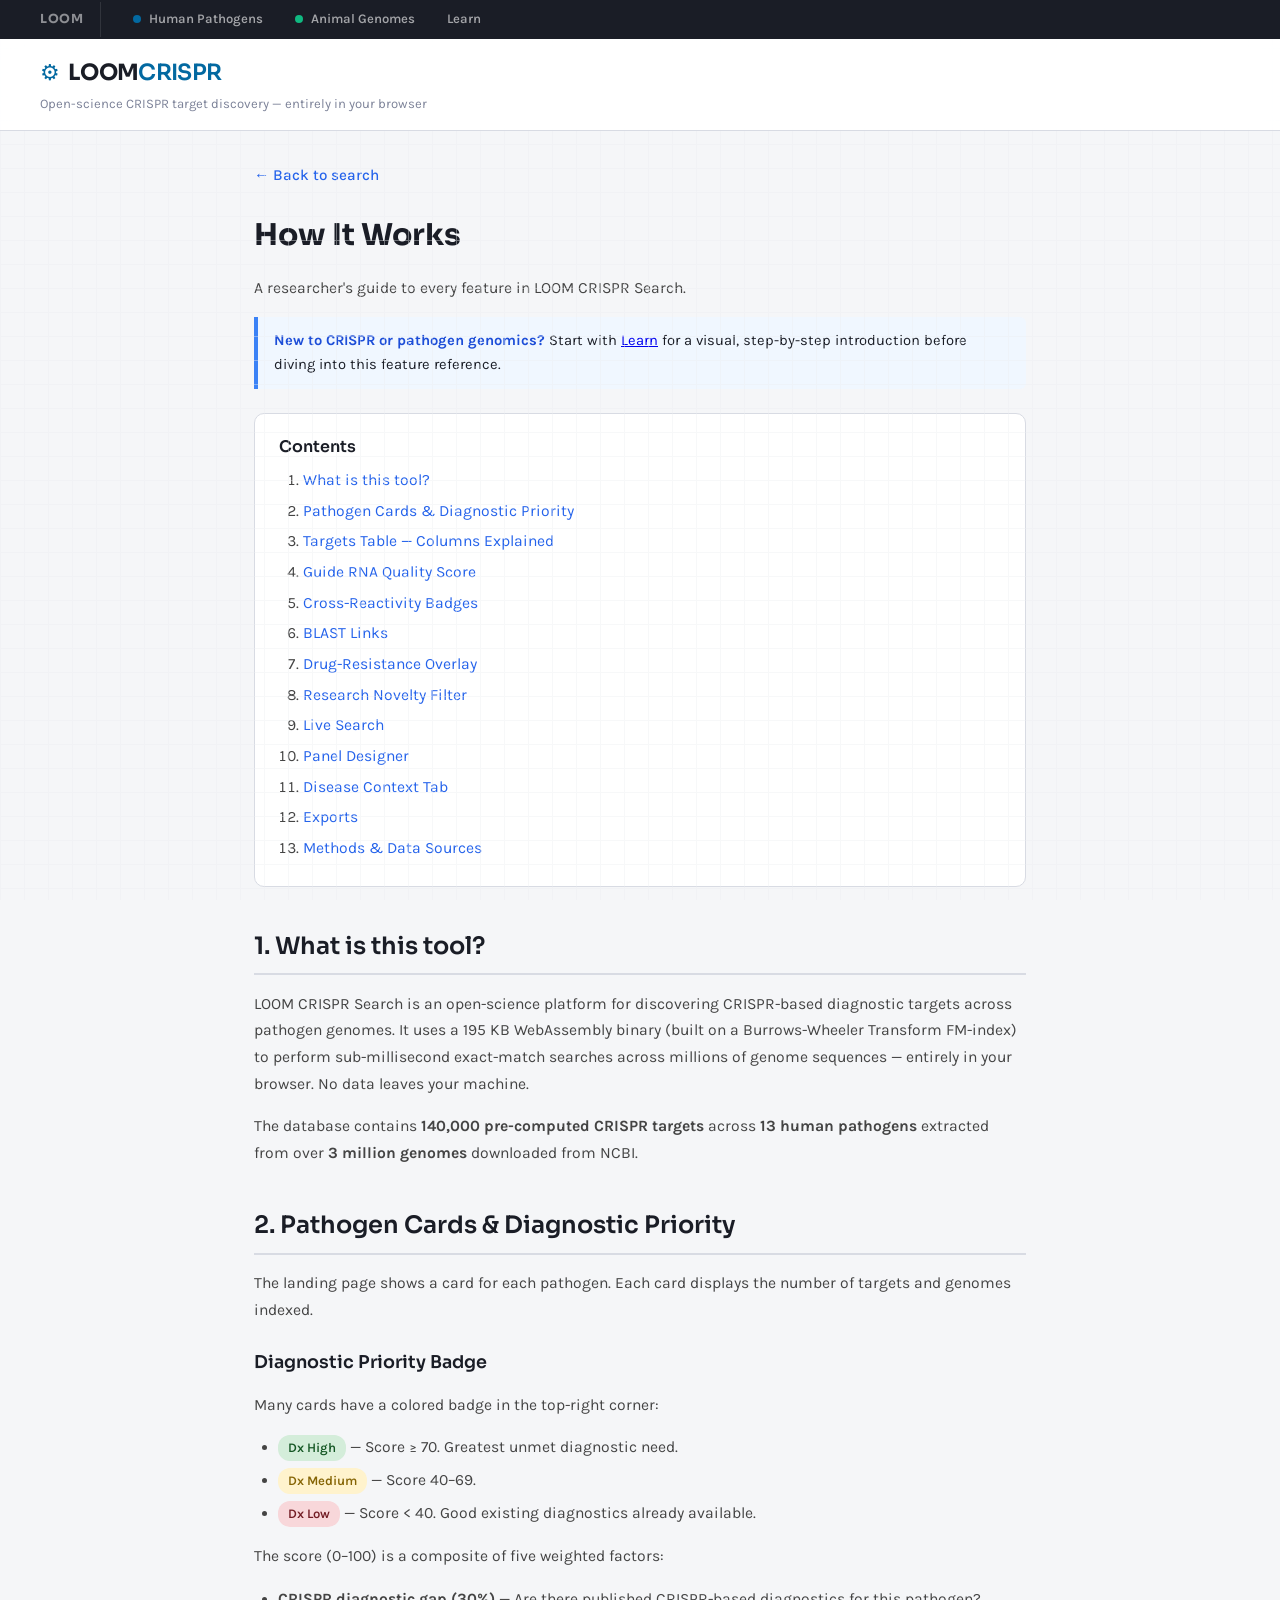
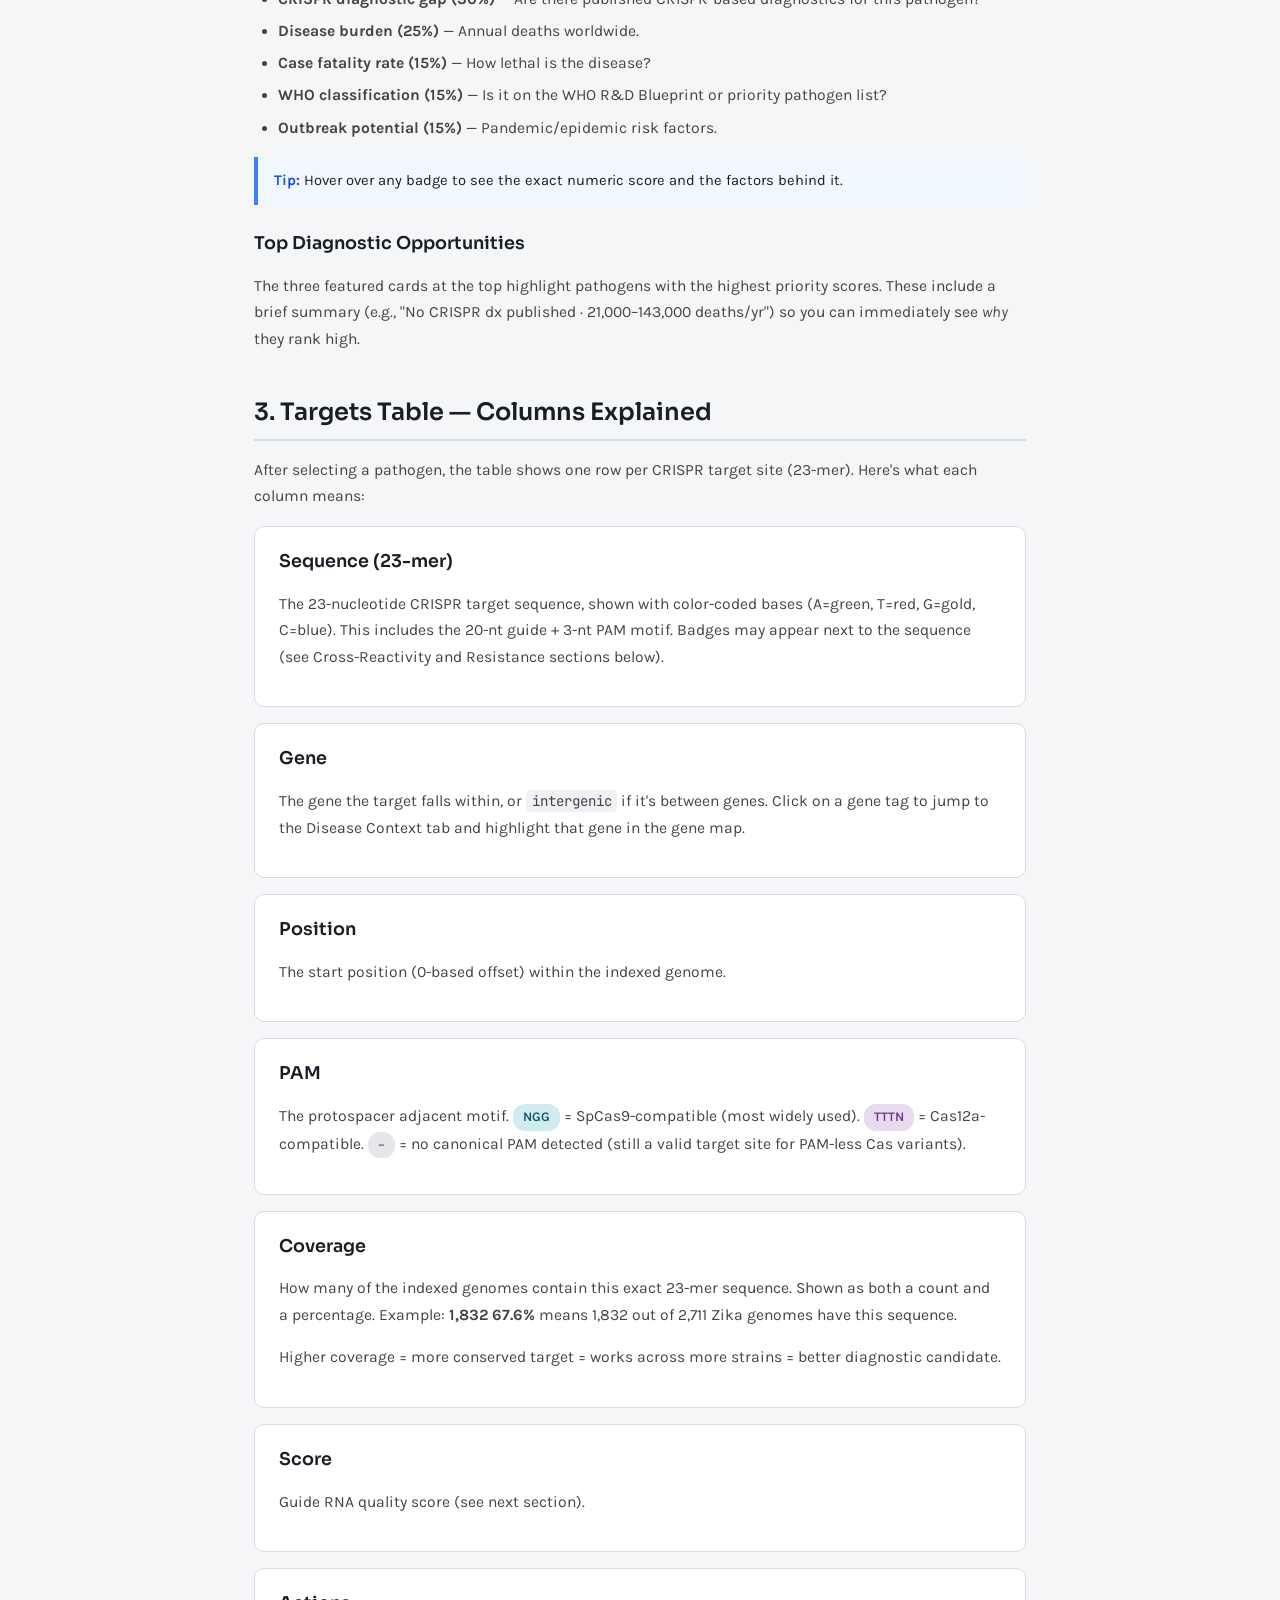
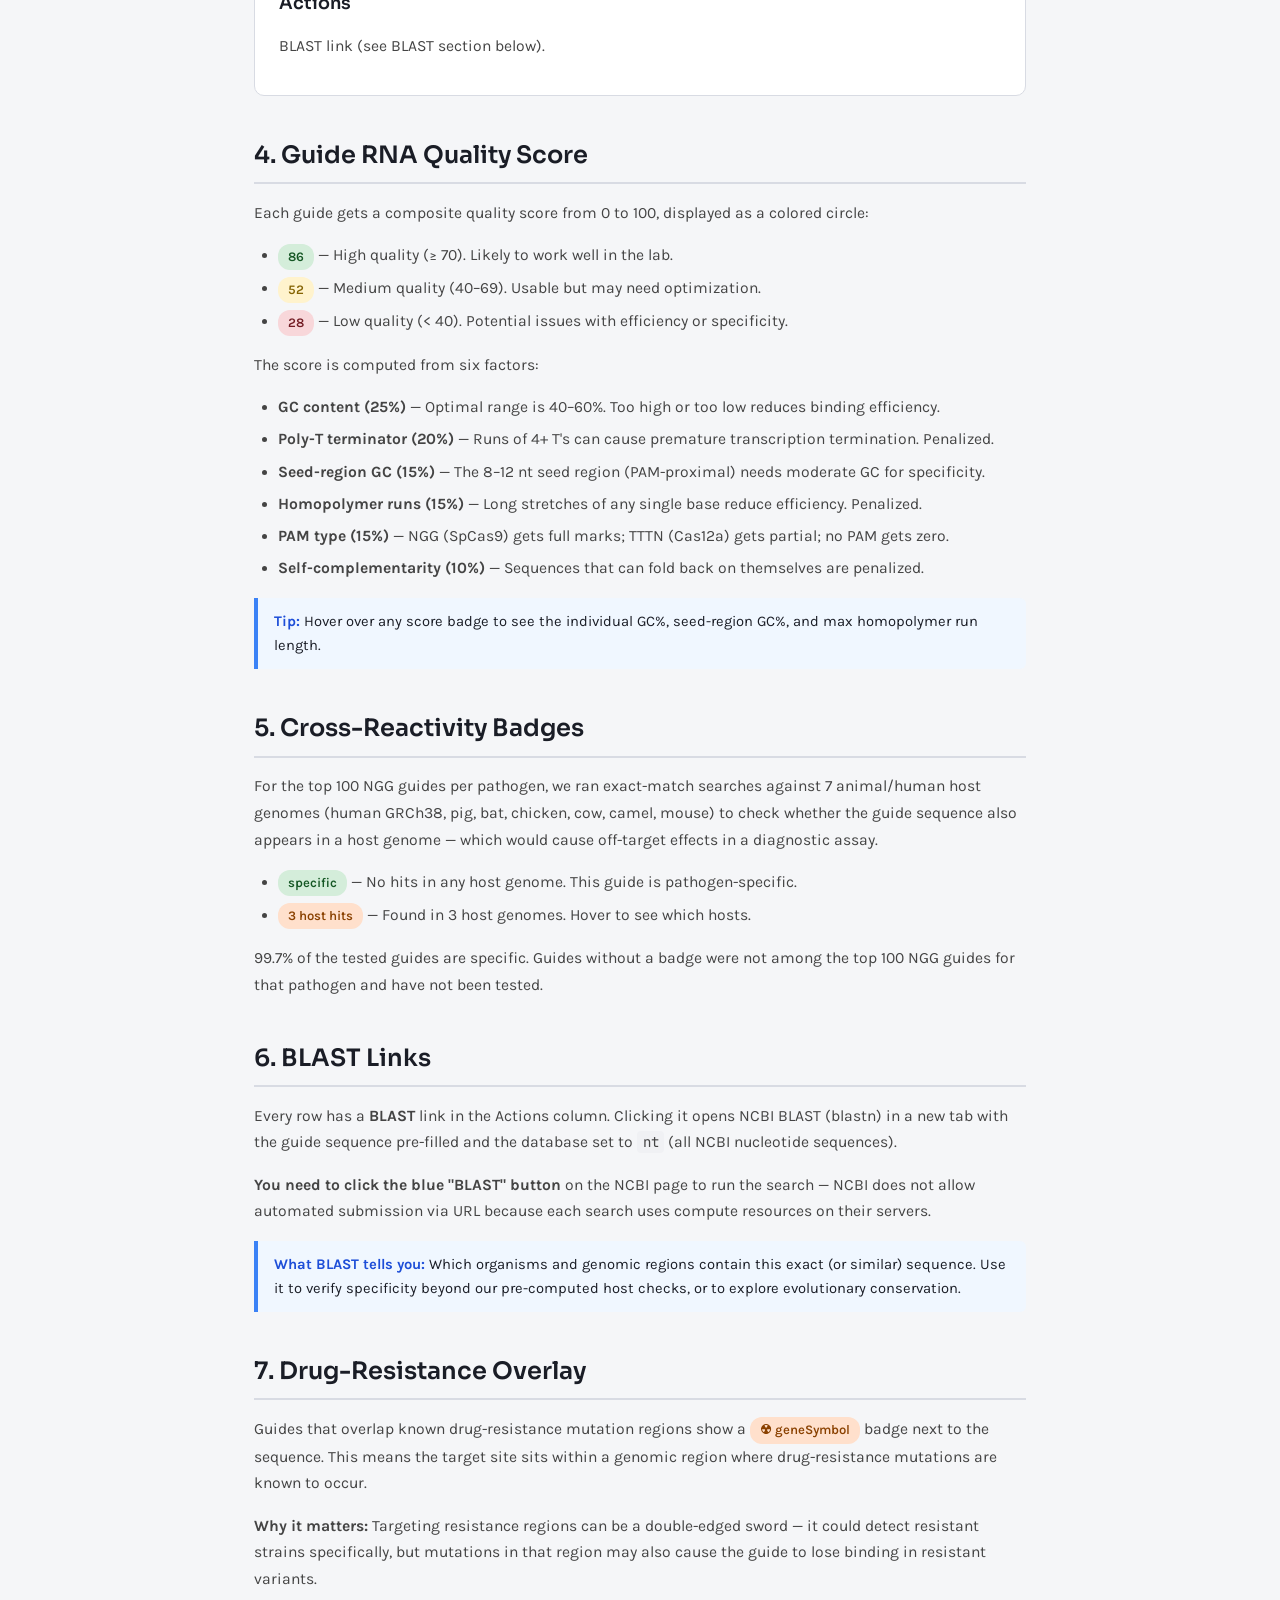
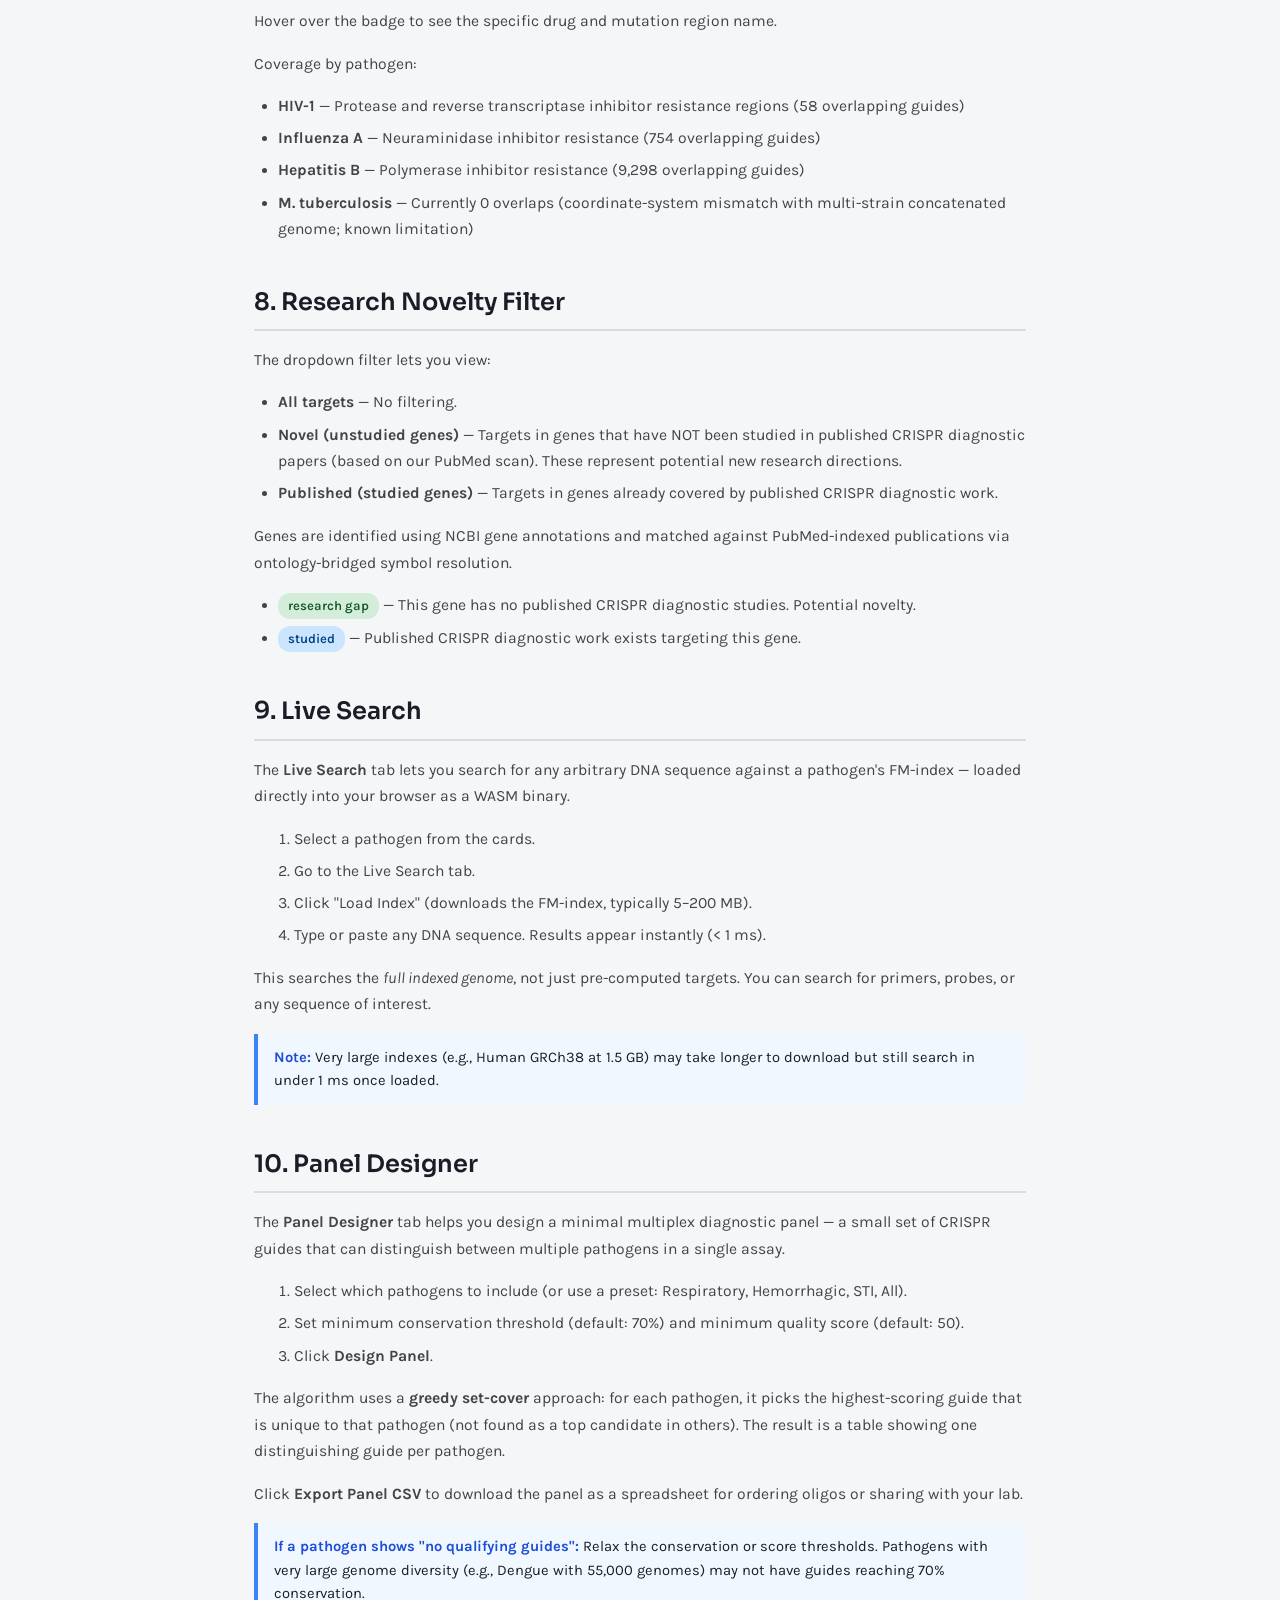
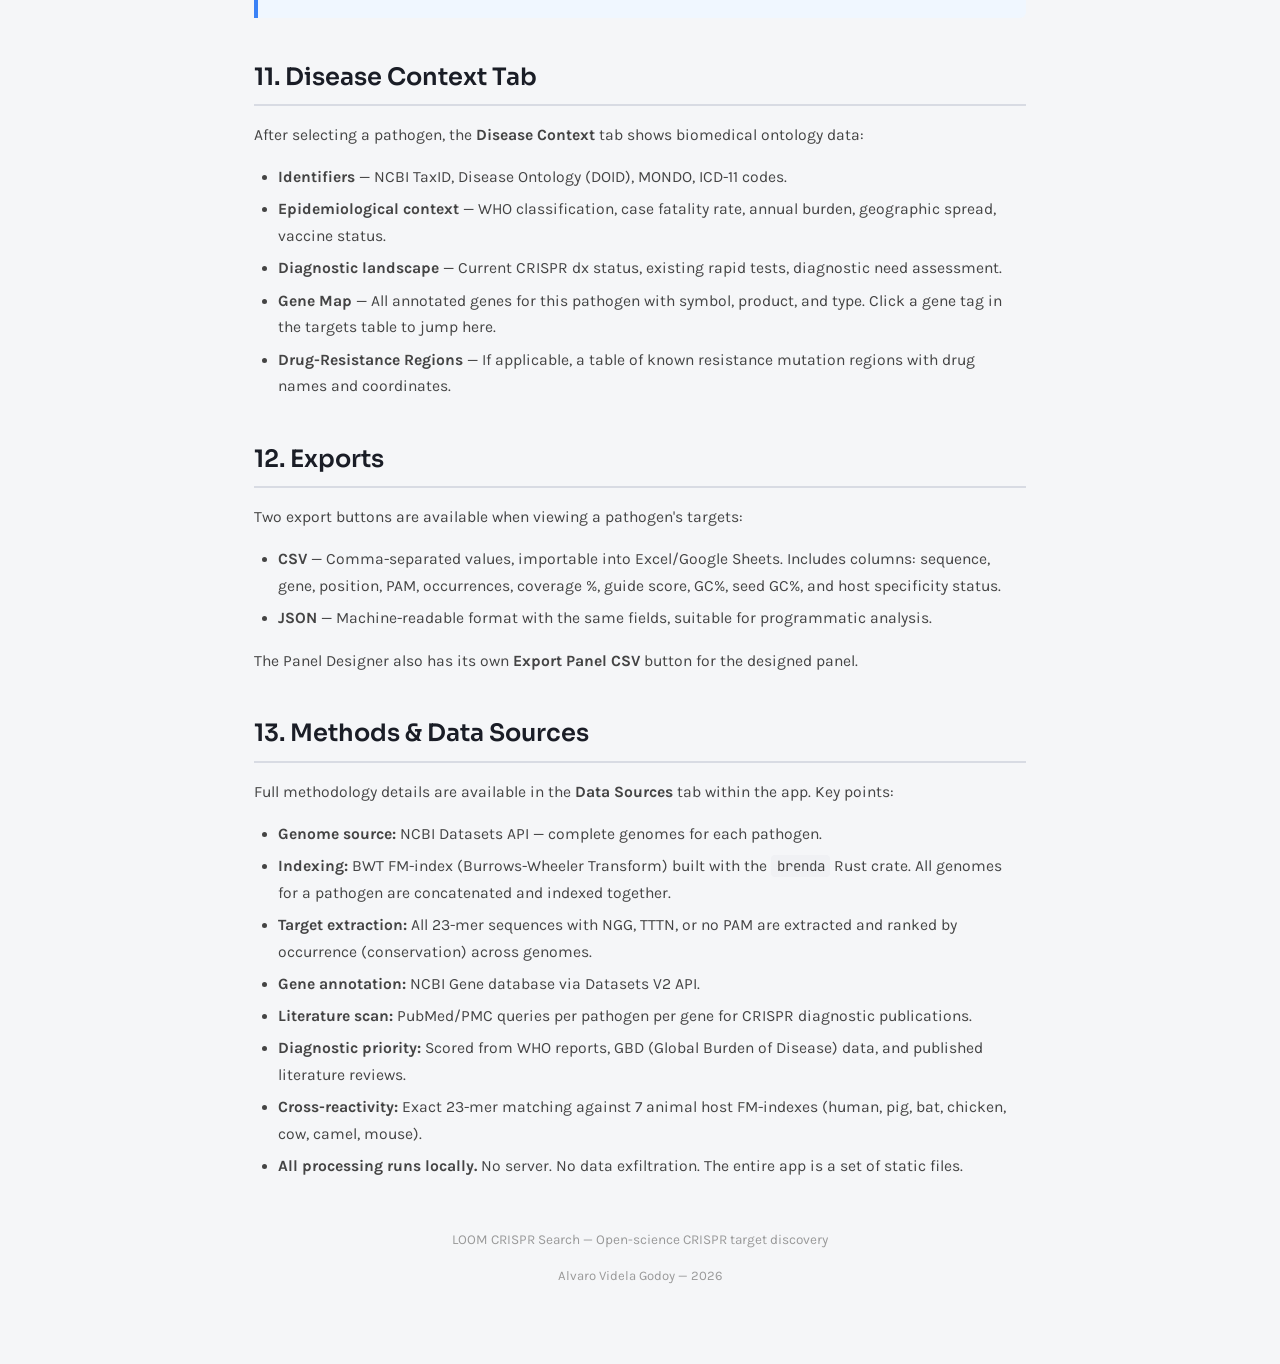
<file: web/help.html>
<!doctype html>
<html lang="en">
<head>
  <meta charset="UTF-8" />
  <meta name="viewport" content="width=device-width, initial-scale=1.0" />
  <title>Help — LOOM CRISPR Search</title>
  <meta name="description" content="Guide to using LOOM CRISPR Search: features, columns, scores, and workflows for CRISPR diagnostic target discovery." />
  <link rel="preconnect" href="https://fonts.googleapis.com" />
  <link rel="preconnect" href="https://fonts.gstatic.com" crossorigin />
  <link href="https://fonts.googleapis.com/css2?family=Sora:wght@300;400;500;600;700&family=Karla:wght@400;500;600;700&family=JetBrains+Mono:wght@400;500&display=swap" rel="stylesheet" />
  <link rel="stylesheet" href="crispr-styles.css?v=20260305" />
  <style>
    .help-body { max-width: 820px; margin: 0 auto; padding: 2rem 1.5rem 4rem; }
    .help-body h2 { font-family: 'Sora', sans-serif; font-size: 1.5rem; font-weight: 600; margin: 2.5rem 0 0.75rem; padding-bottom: 0.5rem; border-bottom: 2px solid var(--border); }
    .help-body h3 { font-family: 'Sora', sans-serif; font-size: 1.1rem; font-weight: 600; margin: 1.5rem 0 0.5rem; color: var(--fg); }
    .help-body p, .help-body li { font-family: 'Karla', sans-serif; font-size: 0.98rem; line-height: 1.7; color: var(--fg-muted, #444); }
    .help-body ul { padding-left: 1.5rem; margin: 0.5rem 0 1rem; }
    .help-body li { margin-bottom: 0.35rem; }
    .help-body code { font-family: 'JetBrains Mono', monospace; font-size: 0.88rem; background: var(--surface-alt, #f0f2f5); padding: 0.15em 0.4em; border-radius: 4px; }
    .help-body .badge-demo { display: inline-block; padding: 2px 10px; border-radius: 12px; font-size: 0.82rem; font-weight: 600; vertical-align: middle; }
    .badge-green { background: #d4edda; color: #155724; }
    .badge-yellow { background: #fff3cd; color: #856404; }
    .badge-red { background: #f8d7da; color: #721c24; }
    .badge-teal { background: #d1ecf1; color: #0c5460; }
    .badge-orange { background: #ffe0cc; color: #8a4100; }
    .badge-blue { background: #cce5ff; color: #004085; }
    .help-body .feature-card { background: var(--surface, #fff); border: 1px solid var(--border, #e2e5ea); border-radius: 10px; padding: 1.25rem 1.5rem; margin: 1rem 0; }
    .help-body .feature-card h3 { margin-top: 0; }
    .help-body .tip { background: #f0f7ff; border-left: 4px solid #3b82f6; padding: 0.75rem 1rem; border-radius: 0 6px 6px 0; margin: 1rem 0; font-size: 0.92rem; }
    .help-body .tip strong { color: #1d4ed8; }
    .help-toc { background: var(--surface, #fff); border: 1px solid var(--border, #e2e5ea); border-radius: 10px; padding: 1.25rem 1.5rem; margin: 1.5rem 0; }
    .help-toc h3 { margin-top: 0; font-size: 1rem; }
    .help-toc ol { padding-left: 1.5rem; margin: 0.5rem 0 0; }
    .help-toc li { margin-bottom: 0.25rem; }
    .help-toc a { color: var(--accent, #2563eb); text-decoration: none; }
    .help-toc a:hover { text-decoration: underline; }
    .help-back { display: inline-flex; align-items: center; gap: 0.4rem; color: var(--accent, #2563eb); text-decoration: none; font-weight: 500; font-size: 0.95rem; }
    .help-back:hover { text-decoration: underline; }
    @media (max-width: 600px) {
      .help-body { padding: 1.5rem 1rem 3rem; }
      .help-body h2 { font-size: 1.2rem; }
      .help-body .feature-card { padding: 1rem; }
    }
  </style>
</head>
<body class="has-top-nav">
  <div class="grid-bg"></div>

  <nav class="top-nav">
    <div class="container">
      <a href="crispr-search.html" class="top-nav-brand">LOOM</a>
      <a href="crispr-search.html" class="top-nav-link">
        <span class="nav-dot blue"></span>
        Human Pathogens
      </a>
      <a href="crispr-animal.html" class="top-nav-link">
        <span class="nav-dot green"></span>
        Animal Genomes
      </a>
      <a href="learn.html" class="top-nav-link">Learn</a>
    </div>
  </nav>

  <header class="site-header">
    <div class="container">
      <div class="header-left">
        <div class="logo">
          <span class="logo-mark">&#x2699;</span>
          <h1 class="logo-text">LOOM<span class="logo-accent">CRISPR</span></h1>
        </div>
        <p class="tagline">Open-science CRISPR target discovery — entirely in your browser</p>
      </div>
    </div>
  </header>

  <div class="help-body">
    <a href="crispr-search.html" class="help-back">&larr; Back to search</a>

    <h1 style="font-family:'Sora',sans-serif; margin: 1.5rem 0 0.5rem;">How It Works</h1>
    <p>A researcher's guide to every feature in LOOM CRISPR Search.</p>
    <div class="tip"><strong>New to CRISPR or pathogen genomics?</strong> Start with <a href="learn.html">Learn</a> for a visual, step-by-step introduction before diving into this feature reference.</div>

    <nav class="help-toc">
      <h3>Contents</h3>
      <ol>
        <li><a href="#overview">What is this tool?</a></li>
        <li><a href="#pathogens">Pathogen Cards &amp; Diagnostic Priority</a></li>
        <li><a href="#targets">Targets Table — Columns Explained</a></li>
        <li><a href="#scores">Guide RNA Quality Score</a></li>
        <li><a href="#xr">Cross-Reactivity Badges</a></li>
        <li><a href="#blast">BLAST Links</a></li>
        <li><a href="#resistance">Drug-Resistance Overlay</a></li>
        <li><a href="#novelty">Research Novelty Filter</a></li>
        <li><a href="#live">Live Search</a></li>
        <li><a href="#panel">Panel Designer</a></li>
        <li><a href="#context">Disease Context Tab</a></li>
        <li><a href="#exports">Exports</a></li>
        <li><a href="#methods">Methods &amp; Data Sources</a></li>
      </ol>
    </nav>

    <!-- 1. Overview -->
    <h2 id="overview">1. What is this tool?</h2>
    <p>LOOM CRISPR Search is an open-science platform for discovering CRISPR-based diagnostic targets across pathogen genomes. It uses a 195 KB WebAssembly binary (built on a Burrows-Wheeler Transform FM-index) to perform sub-millisecond exact-match searches across millions of genome sequences — entirely in your browser. No data leaves your machine.</p>
    <p>The database contains <strong>140,000 pre-computed CRISPR targets</strong> across <strong>13 human pathogens</strong> extracted from over <strong>3 million genomes</strong> downloaded from NCBI.</p>

    <!-- 2. Pathogen Cards -->
    <h2 id="pathogens">2. Pathogen Cards &amp; Diagnostic Priority</h2>
    <p>The landing page shows a card for each pathogen. Each card displays the number of targets and genomes indexed.</p>

    <h3>Diagnostic Priority Badge</h3>
    <p>Many cards have a colored badge in the top-right corner:</p>
    <ul>
      <li><span class="badge-demo badge-green">Dx High</span> — Score &ge; 70. Greatest unmet diagnostic need.</li>
      <li><span class="badge-demo badge-yellow">Dx Medium</span> — Score 40–69.</li>
      <li><span class="badge-demo badge-red">Dx Low</span> — Score &lt; 40. Good existing diagnostics already available.</li>
    </ul>
    <p>The score (0–100) is a composite of five weighted factors:</p>
    <ul>
      <li><strong>CRISPR diagnostic gap (30%)</strong> — Are there published CRISPR-based diagnostics for this pathogen?</li>
      <li><strong>Disease burden (25%)</strong> — Annual deaths worldwide.</li>
      <li><strong>Case fatality rate (15%)</strong> — How lethal is the disease?</li>
      <li><strong>WHO classification (15%)</strong> — Is it on the WHO R&amp;D Blueprint or priority pathogen list?</li>
      <li><strong>Outbreak potential (15%)</strong> — Pandemic/epidemic risk factors.</li>
    </ul>
    <div class="tip"><strong>Tip:</strong> Hover over any badge to see the exact numeric score and the factors behind it.</div>

    <h3>Top Diagnostic Opportunities</h3>
    <p>The three featured cards at the top highlight pathogens with the highest priority scores. These include a brief summary (e.g., "No CRISPR dx published · 21,000–143,000 deaths/yr") so you can immediately see <em>why</em> they rank high.</p>

    <!-- 3. Columns -->
    <h2 id="targets">3. Targets Table — Columns Explained</h2>
    <p>After selecting a pathogen, the table shows one row per CRISPR target site (23-mer). Here's what each column means:</p>

    <div class="feature-card">
      <h3>Sequence (23-mer)</h3>
      <p>The 23-nucleotide CRISPR target sequence, shown with color-coded bases (A=green, T=red, G=gold, C=blue). This includes the 20-nt guide + 3-nt PAM motif. Badges may appear next to the sequence (see Cross-Reactivity and Resistance sections below).</p>
    </div>

    <div class="feature-card">
      <h3>Gene</h3>
      <p>The gene the target falls within, or <code>intergenic</code> if it's between genes. Click on a gene tag to jump to the Disease Context tab and highlight that gene in the gene map.</p>
    </div>

    <div class="feature-card">
      <h3>Position</h3>
      <p>The start position (0-based offset) within the indexed genome.</p>
    </div>

    <div class="feature-card">
      <h3>PAM</h3>
      <p>The protospacer adjacent motif. <span class="badge-demo badge-teal">NGG</span> = SpCas9-compatible (most widely used). <span class="badge-demo" style="background:#e8daef;color:#6c3483">TTTN</span> = Cas12a-compatible. <span class="badge-demo" style="background:#e5e7eb;color:#666">&ndash;</span> = no canonical PAM detected (still a valid target site for PAM-less Cas variants).</p>
    </div>

    <div class="feature-card">
      <h3>Coverage</h3>
      <p>How many of the indexed genomes contain this exact 23-mer sequence. Shown as both a count and a percentage. Example: <strong>1,832 67.6%</strong> means 1,832 out of 2,711 Zika genomes have this sequence.</p>
      <p>Higher coverage = more conserved target = works across more strains = better diagnostic candidate.</p>
    </div>

    <div class="feature-card">
      <h3>Score</h3>
      <p>Guide RNA quality score (see next section).</p>
    </div>

    <div class="feature-card">
      <h3>Actions</h3>
      <p>BLAST link (see BLAST section below).</p>
    </div>

    <!-- 4. Scores -->
    <h2 id="scores">4. Guide RNA Quality Score</h2>
    <p>Each guide gets a composite quality score from 0 to 100, displayed as a colored circle:</p>
    <ul>
      <li><span class="badge-demo badge-green">86</span> — High quality (&ge; 70). Likely to work well in the lab.</li>
      <li><span class="badge-demo badge-yellow">52</span> — Medium quality (40–69). Usable but may need optimization.</li>
      <li><span class="badge-demo badge-red">28</span> — Low quality (&lt; 40). Potential issues with efficiency or specificity.</li>
    </ul>
    <p>The score is computed from six factors:</p>
    <ul>
      <li><strong>GC content (25%)</strong> — Optimal range is 40–60%. Too high or too low reduces binding efficiency.</li>
      <li><strong>Poly-T terminator (20%)</strong> — Runs of 4+ T's can cause premature transcription termination. Penalized.</li>
      <li><strong>Seed-region GC (15%)</strong> — The 8–12 nt seed region (PAM-proximal) needs moderate GC for specificity.</li>
      <li><strong>Homopolymer runs (15%)</strong> — Long stretches of any single base reduce efficiency. Penalized.</li>
      <li><strong>PAM type (15%)</strong> — NGG (SpCas9) gets full marks; TTTN (Cas12a) gets partial; no PAM gets zero.</li>
      <li><strong>Self-complementarity (10%)</strong> — Sequences that can fold back on themselves are penalized.</li>
    </ul>
    <div class="tip"><strong>Tip:</strong> Hover over any score badge to see the individual GC%, seed-region GC%, and max homopolymer run length.</div>

    <!-- 5. Cross-Reactivity -->
    <h2 id="xr">5. Cross-Reactivity Badges</h2>
    <p>For the top 100 NGG guides per pathogen, we ran exact-match searches against 7 animal/human host genomes (human GRCh38, pig, bat, chicken, cow, camel, mouse) to check whether the guide sequence also appears in a host genome — which would cause off-target effects in a diagnostic assay.</p>
    <ul>
      <li><span class="badge-demo badge-green">specific</span> — No hits in any host genome. This guide is pathogen-specific.</li>
      <li><span class="badge-demo badge-orange">3 host hits</span> — Found in 3 host genomes. Hover to see which hosts.</li>
    </ul>
    <p>99.7% of the tested guides are specific. Guides without a badge were not among the top 100 NGG guides for that pathogen and have not been tested.</p>

    <!-- 6. BLAST -->
    <h2 id="blast">6. BLAST Links</h2>
    <p>Every row has a <strong>BLAST</strong> link in the Actions column. Clicking it opens NCBI BLAST (blastn) in a new tab with the guide sequence pre-filled and the database set to <code>nt</code> (all NCBI nucleotide sequences).</p>
    <p><strong>You need to click the blue "BLAST" button</strong> on the NCBI page to run the search — NCBI does not allow automated submission via URL because each search uses compute resources on their servers.</p>
    <div class="tip"><strong>What BLAST tells you:</strong> Which organisms and genomic regions contain this exact (or similar) sequence. Use it to verify specificity beyond our pre-computed host checks, or to explore evolutionary conservation.</div>

    <!-- 7. Resistance -->
    <h2 id="resistance">7. Drug-Resistance Overlay</h2>
    <p>Guides that overlap known drug-resistance mutation regions show a <span class="badge-demo badge-orange">&#x2622; geneSymbol</span> badge next to the sequence. This means the target site sits within a genomic region where drug-resistance mutations are known to occur.</p>
    <p><strong>Why it matters:</strong> Targeting resistance regions can be a double-edged sword — it could detect resistant strains specifically, but mutations in that region may also cause the guide to lose binding in resistant variants.</p>
    <p>Hover over the badge to see the specific drug and mutation region name.</p>
    <p>Coverage by pathogen:</p>
    <ul>
      <li><strong>HIV-1</strong> — Protease and reverse transcriptase inhibitor resistance regions (58 overlapping guides)</li>
      <li><strong>Influenza A</strong> — Neuraminidase inhibitor resistance (754 overlapping guides)</li>
      <li><strong>Hepatitis B</strong> — Polymerase inhibitor resistance (9,298 overlapping guides)</li>
      <li><strong>M. tuberculosis</strong> — Currently 0 overlaps (coordinate-system mismatch with multi-strain concatenated genome; known limitation)</li>
    </ul>

    <!-- 8. Novelty -->
    <h2 id="novelty">8. Research Novelty Filter</h2>
    <p>The dropdown filter lets you view:</p>
    <ul>
      <li><strong>All targets</strong> — No filtering.</li>
      <li><strong>Novel (unstudied genes)</strong> — Targets in genes that have NOT been studied in published CRISPR diagnostic papers (based on our PubMed scan). These represent potential new research directions.</li>
      <li><strong>Published (studied genes)</strong> — Targets in genes already covered by published CRISPR diagnostic work.</li>
    </ul>
    <p>Genes are identified using NCBI gene annotations and matched against PubMed-indexed publications via ontology-bridged symbol resolution.</p>
    <ul>
      <li><span class="badge-demo badge-green">research gap</span> — This gene has no published CRISPR diagnostic studies. Potential novelty.</li>
      <li><span class="badge-demo badge-blue">studied</span> — Published CRISPR diagnostic work exists targeting this gene.</li>
    </ul>

    <!-- 9. Live Search -->
    <h2 id="live">9. Live Search</h2>
    <p>The <strong>Live Search</strong> tab lets you search for any arbitrary DNA sequence against a pathogen's FM-index — loaded directly into your browser as a WASM binary.</p>
    <ol>
      <li>Select a pathogen from the cards.</li>
      <li>Go to the Live Search tab.</li>
      <li>Click "Load Index" (downloads the FM-index, typically 5–200 MB).</li>
      <li>Type or paste any DNA sequence. Results appear instantly (&lt; 1 ms).</li>
    </ol>
    <p>This searches the <em>full indexed genome</em>, not just pre-computed targets. You can search for primers, probes, or any sequence of interest.</p>
    <div class="tip"><strong>Note:</strong> Very large indexes (e.g., Human GRCh38 at 1.5 GB) may take longer to download but still search in under 1 ms once loaded.</div>

    <!-- 10. Panel Designer -->
    <h2 id="panel">10. Panel Designer</h2>
    <p>The <strong>Panel Designer</strong> tab helps you design a minimal multiplex diagnostic panel — a small set of CRISPR guides that can distinguish between multiple pathogens in a single assay.</p>
    <ol>
      <li>Select which pathogens to include (or use a preset: Respiratory, Hemorrhagic, STI, All).</li>
      <li>Set minimum conservation threshold (default: 70%) and minimum quality score (default: 50).</li>
      <li>Click <strong>Design Panel</strong>.</li>
    </ol>
    <p>The algorithm uses a <strong>greedy set-cover</strong> approach: for each pathogen, it picks the highest-scoring guide that is unique to that pathogen (not found as a top candidate in others). The result is a table showing one distinguishing guide per pathogen.</p>
    <p>Click <strong>Export Panel CSV</strong> to download the panel as a spreadsheet for ordering oligos or sharing with your lab.</p>
    <div class="tip"><strong>If a pathogen shows "no qualifying guides":</strong> Relax the conservation or score thresholds. Pathogens with very large genome diversity (e.g., Dengue with 55,000 genomes) may not have guides reaching 70% conservation.</div>

    <!-- 11. Disease Context -->
    <h2 id="context">11. Disease Context Tab</h2>
    <p>After selecting a pathogen, the <strong>Disease Context</strong> tab shows biomedical ontology data:</p>
    <ul>
      <li><strong>Identifiers</strong> — NCBI TaxID, Disease Ontology (DOID), MONDO, ICD-11 codes.</li>
      <li><strong>Epidemiological context</strong> — WHO classification, case fatality rate, annual burden, geographic spread, vaccine status.</li>
      <li><strong>Diagnostic landscape</strong> — Current CRISPR dx status, existing rapid tests, diagnostic need assessment.</li>
      <li><strong>Gene Map</strong> — All annotated genes for this pathogen with symbol, product, and type. Click a gene tag in the targets table to jump here.</li>
      <li><strong>Drug-Resistance Regions</strong> — If applicable, a table of known resistance mutation regions with drug names and coordinates.</li>
    </ul>

    <!-- 12. Exports -->
    <h2 id="exports">12. Exports</h2>
    <p>Two export buttons are available when viewing a pathogen's targets:</p>
    <ul>
      <li><strong>CSV</strong> — Comma-separated values, importable into Excel/Google Sheets. Includes columns: sequence, gene, position, PAM, occurrences, coverage %, guide score, GC%, seed GC%, and host specificity status.</li>
      <li><strong>JSON</strong> — Machine-readable format with the same fields, suitable for programmatic analysis.</li>
    </ul>
    <p>The Panel Designer also has its own <strong>Export Panel CSV</strong> button for the designed panel.</p>

    <!-- 13. Methods -->
    <h2 id="methods">13. Methods &amp; Data Sources</h2>
    <p>Full methodology details are available in the <strong>Data Sources</strong> tab within the app. Key points:</p>
    <ul>
      <li><strong>Genome source:</strong> NCBI Datasets API — complete genomes for each pathogen.</li>
      <li><strong>Indexing:</strong> BWT FM-index (Burrows-Wheeler Transform) built with the <code>brenda</code> Rust crate. All genomes for a pathogen are concatenated and indexed together.</li>
      <li><strong>Target extraction:</strong> All 23-mer sequences with NGG, TTTN, or no PAM are extracted and ranked by occurrence (conservation) across genomes.</li>
      <li><strong>Gene annotation:</strong> NCBI Gene database via Datasets V2 API.</li>
      <li><strong>Literature scan:</strong> PubMed/PMC queries per pathogen per gene for CRISPR diagnostic publications.</li>
      <li><strong>Diagnostic priority:</strong> Scored from WHO reports, GBD (Global Burden of Disease) data, and published literature reviews.</li>
      <li><strong>Cross-reactivity:</strong> Exact 23-mer matching against 7 animal host FM-indexes (human, pig, bat, chicken, cow, camel, mouse).</li>
      <li><strong>All processing runs locally.</strong> No server. No data exfiltration. The entire app is a set of static files.</li>
    </ul>

    <p style="margin-top:3rem; color:#999; font-size:0.85rem; text-align:center;">LOOM CRISPR Search — Open-science CRISPR target discovery</p>
    <p style="margin-top:0.5rem; color:#999; font-size:0.82rem; text-align:center;">Alvaro Videla Godoy &mdash; 2026</p>
  </div>
</body>
</html>
</file>
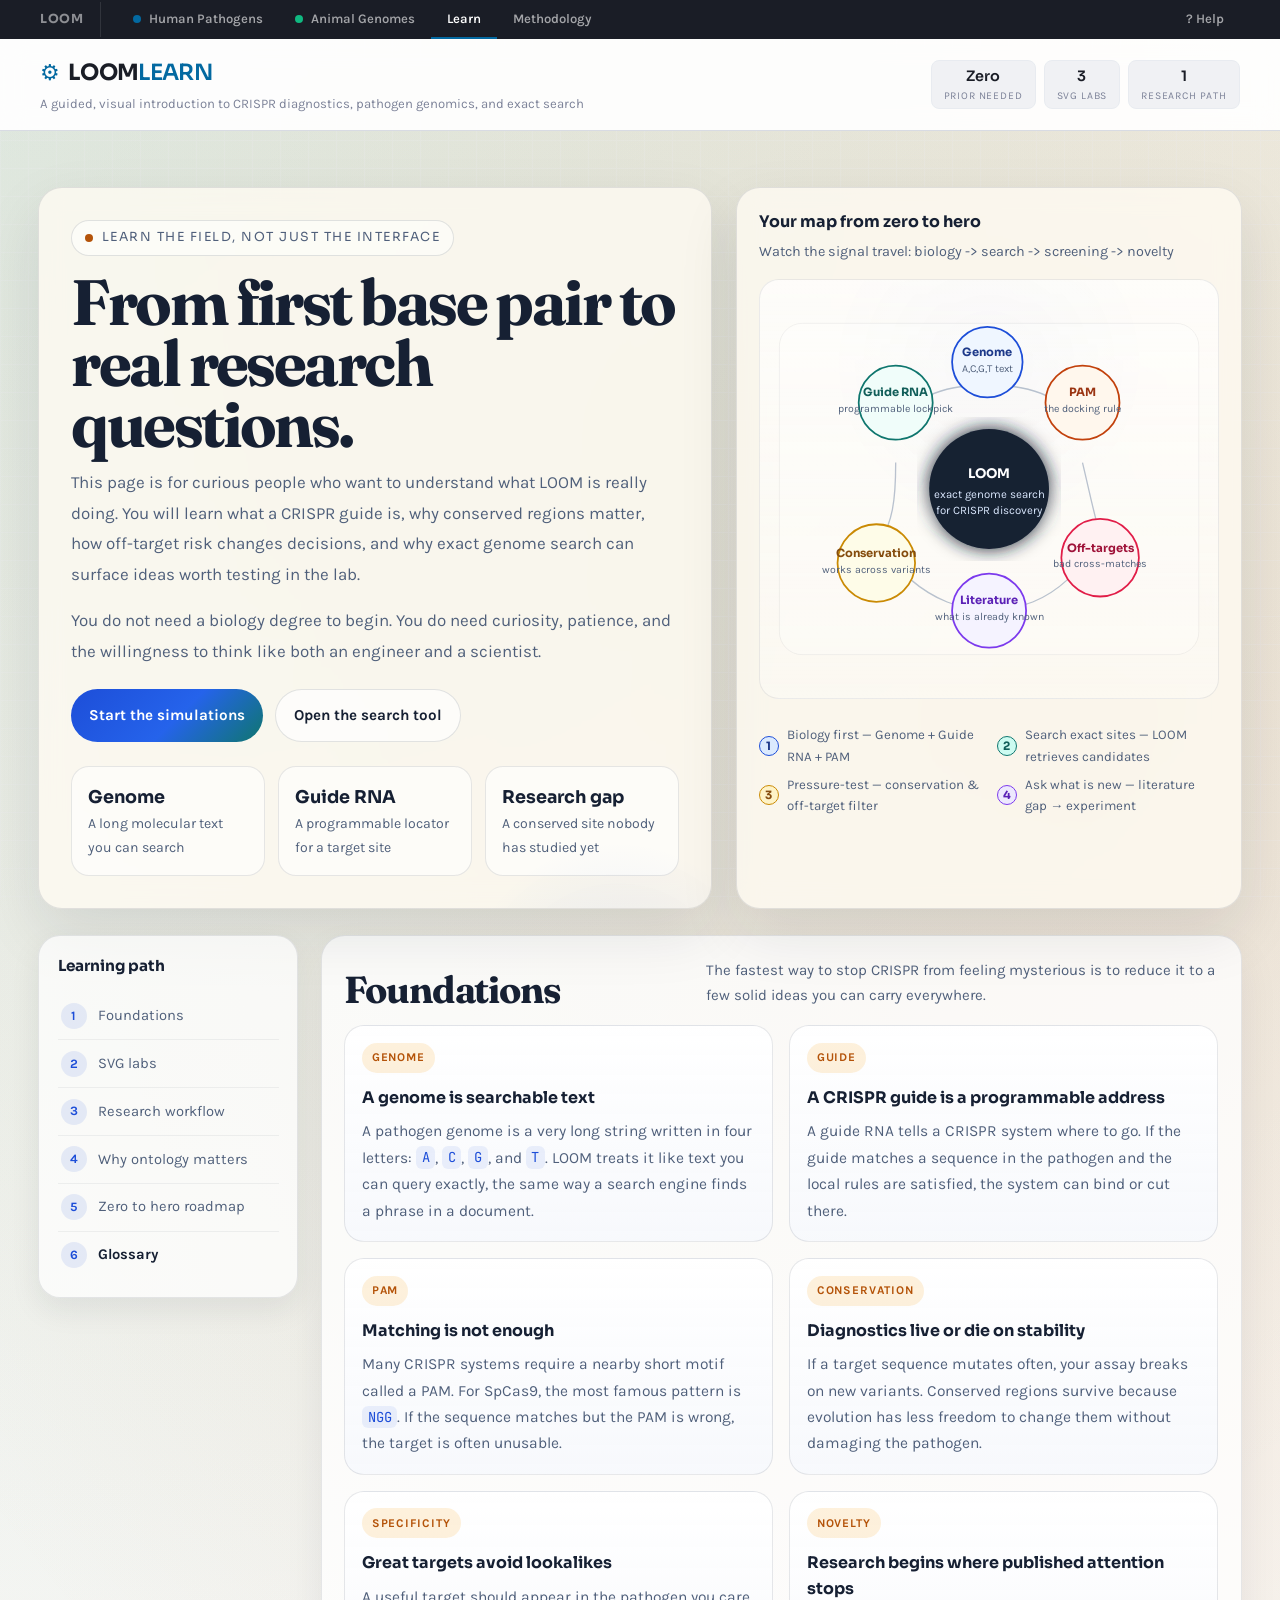
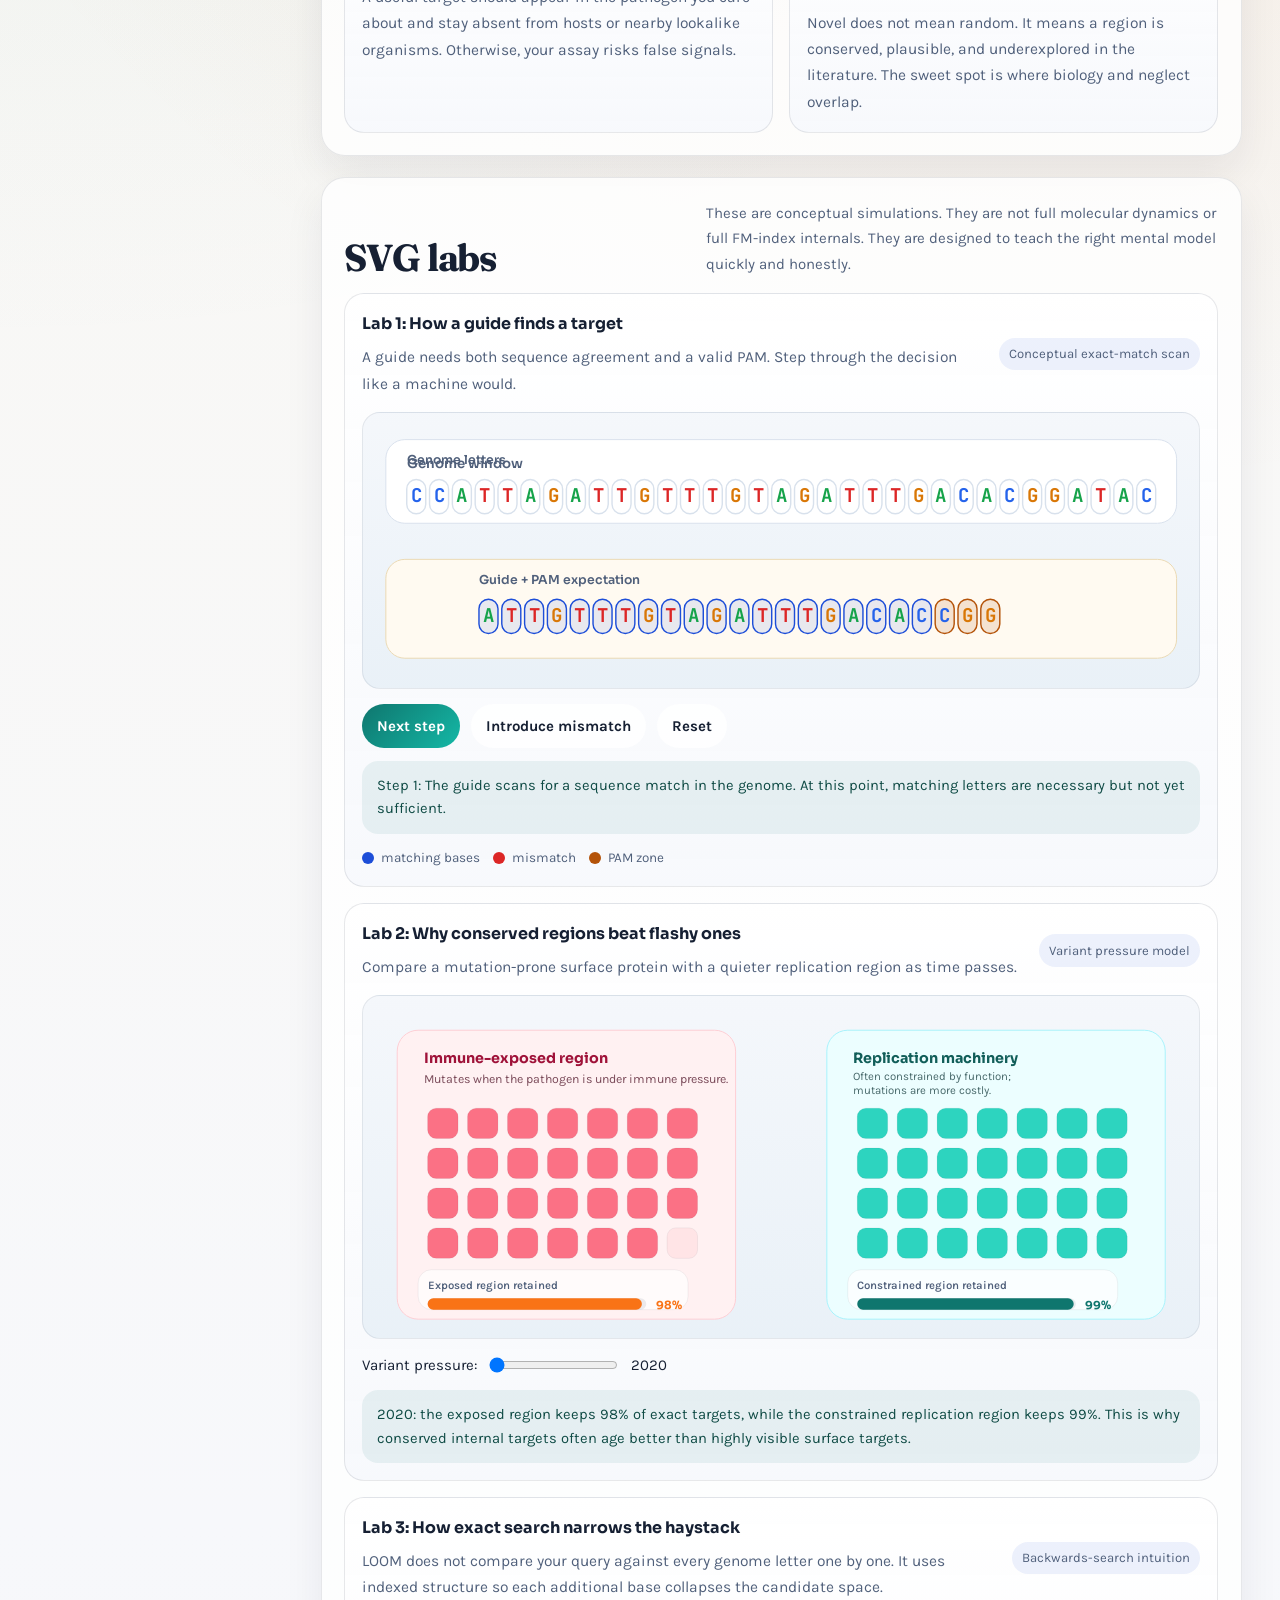
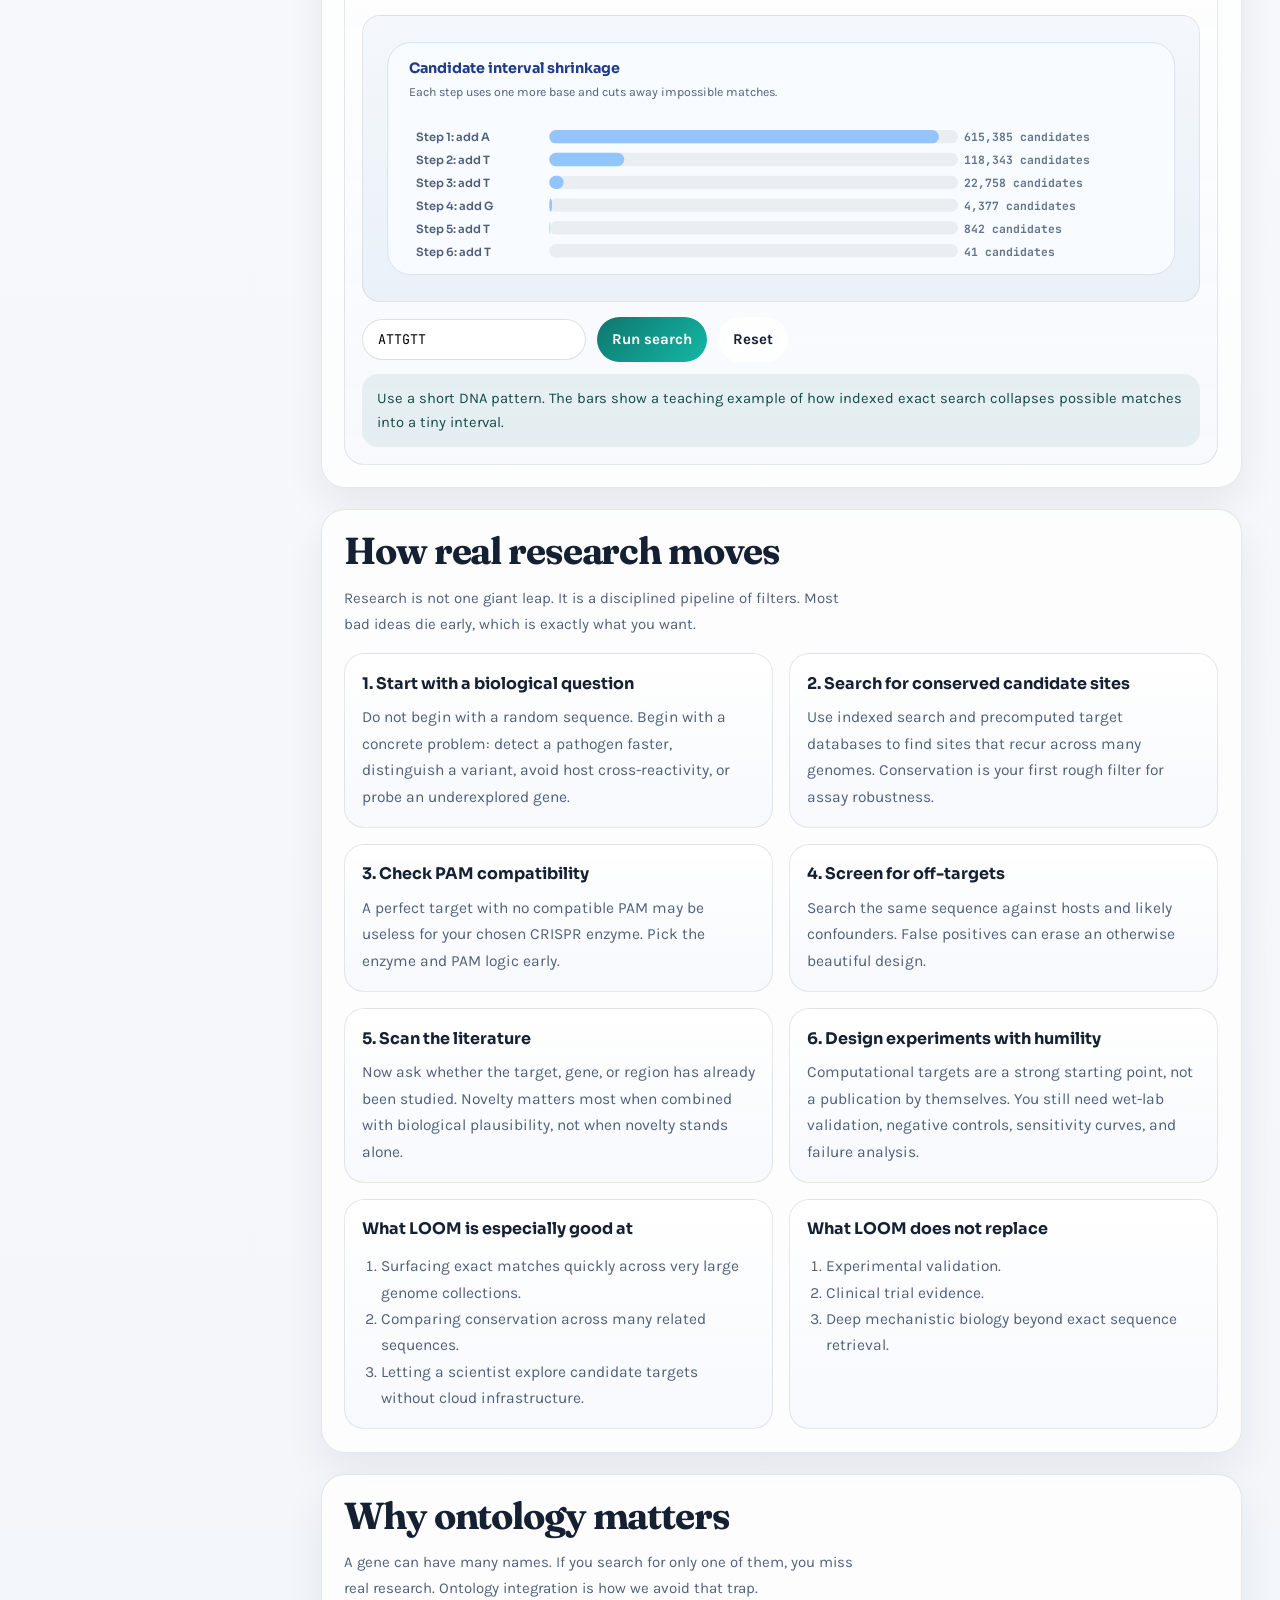
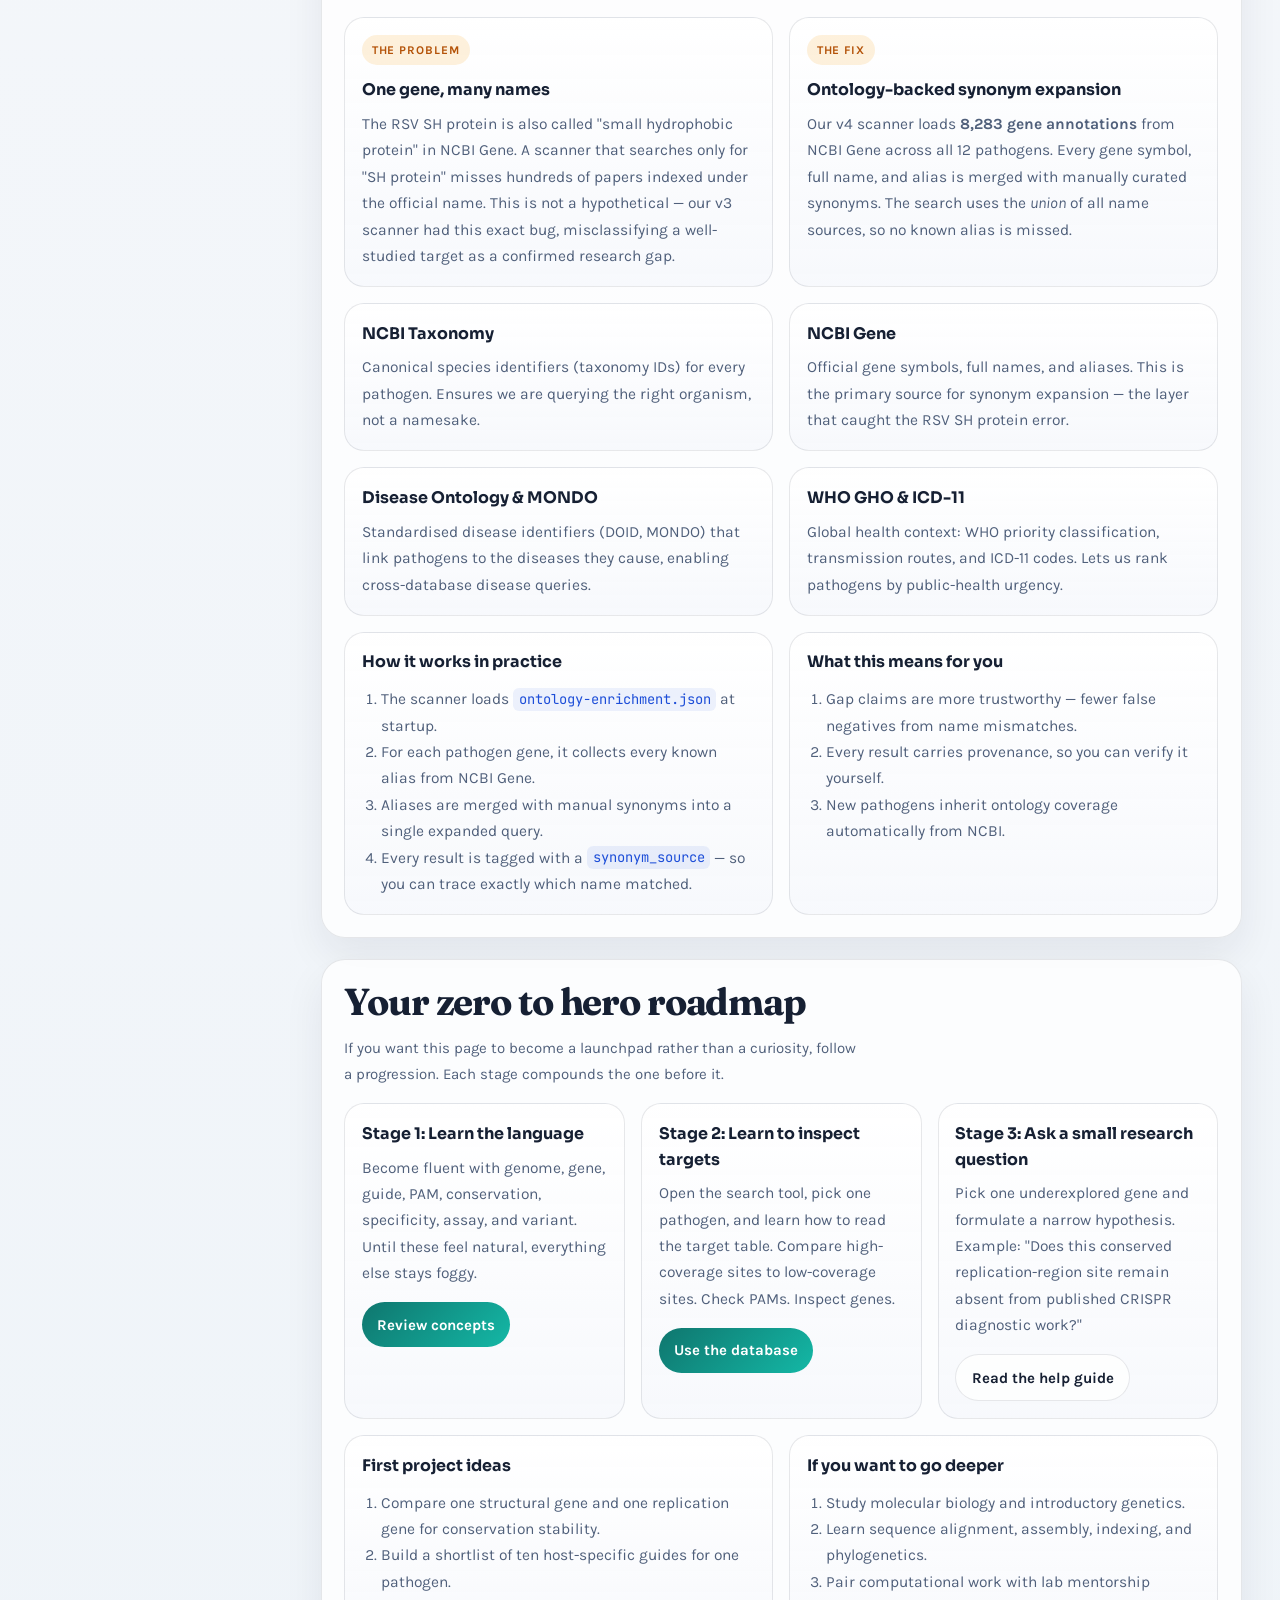
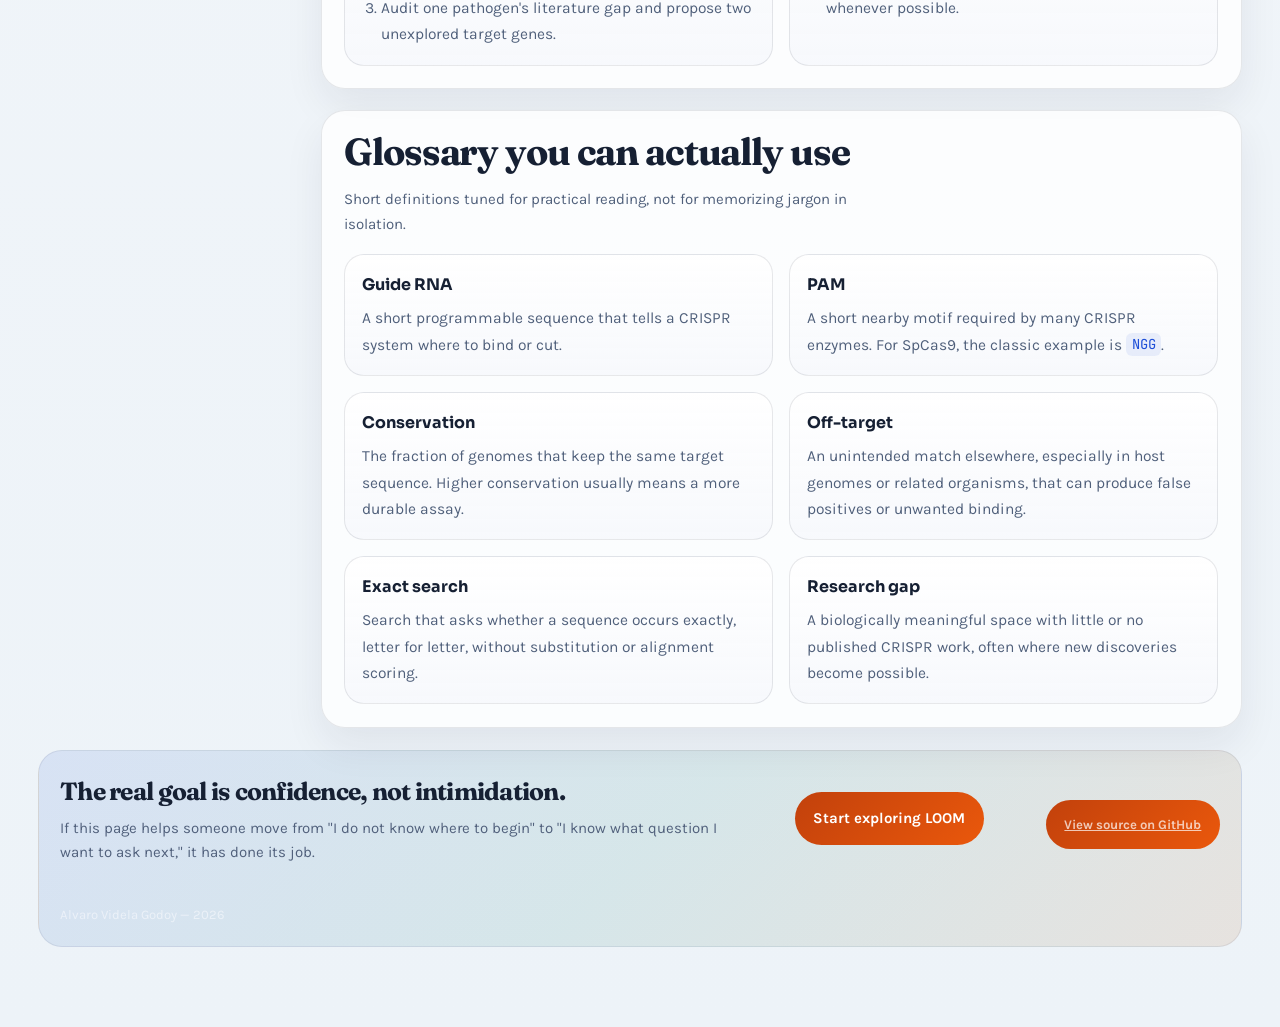
<file: web/learn.html>
<!doctype html>
<html lang="en">
<head>
  <meta charset="UTF-8" />
  <meta name="viewport" content="width=device-width, initial-scale=1.0" />
  <title>Learn CRISPR Search - LOOM</title>
  <meta name="description" content="An interactive, beginner-friendly guide to CRISPR diagnostics, pathogen genomics, conservation, off-target risk, and exact genome search with LOOM." />
  <link rel="preconnect" href="https://fonts.googleapis.com" />
  <link rel="preconnect" href="https://fonts.gstatic.com" crossorigin />
  <link href="https://fonts.googleapis.com/css2?family=Fraunces:opsz,wght@9..144,500;9..144,600;9..144,700&family=Sora:wght@300;400;500;600;700&family=Karla:wght@400;500;600;700&family=JetBrains+Mono:wght@400;500;700&display=swap" rel="stylesheet" />
  <link rel="stylesheet" href="crispr-styles.css?v=20260305" />
  <style>
    :root {
      --learn-bg: #f8f7f2;
      --learn-paper: rgba(255, 251, 242, 0.78);
      --learn-panel: rgba(255, 255, 255, 0.78);
      --learn-line: rgba(36, 51, 80, 0.12);
      --learn-ink: #162033;
      --learn-muted: #50607b;
      --learn-accent: #b45309;
      --learn-accent-soft: rgba(245, 158, 11, 0.14);
      --learn-teal: #0f766e;
      --learn-coral: #c2410c;
      --learn-indigo: #1d4ed8;
      --learn-shadow: 0 24px 60px rgba(22, 32, 51, 0.10);
    }

    body.learn-page {
      background:
        radial-gradient(circle at top left, rgba(15, 118, 110, 0.12), transparent 26%),
        radial-gradient(circle at 85% 10%, rgba(180, 83, 9, 0.12), transparent 20%),
        linear-gradient(180deg, #faf7ee 0%, #f7f8fb 42%, #edf3f8 100%);
      color: var(--learn-ink);
    }

    .learn-page .grid-bg {
      opacity: 0.22;
      background-size: 28px 28px;
    }

    .learn-main {
      width: min(1260px, 94vw);
      margin: 0 auto;
      position: relative;
      z-index: 1;
      padding: 2rem 0 5rem;
    }

    .learn-hero {
      display: grid;
      grid-template-columns: minmax(0, 1.2fr) minmax(320px, 0.9fr);
      gap: 1.5rem;
      align-items: stretch;
      margin-top: 1.5rem;
    }

    .learn-card {
      background: var(--learn-paper);
      border: 1px solid var(--learn-line);
      box-shadow: var(--learn-shadow);
      backdrop-filter: blur(12px);
      border-radius: 24px;
    }

    .hero-copy {
      padding: 2rem;
      position: relative;
      overflow: hidden;
    }

    .hero-copy::before {
      content: "";
      position: absolute;
      inset: auto -10% -35% auto;
      width: 320px;
      height: 320px;
      border-radius: 50%;
      background: radial-gradient(circle, rgba(29, 78, 216, 0.10), transparent 70%);
      pointer-events: none;
    }

    .eyebrow {
      display: inline-flex;
      align-items: center;
      gap: 0.55rem;
      padding: 0.45rem 0.8rem;
      border-radius: 999px;
      border: 1px solid rgba(22, 32, 51, 0.12);
      background: rgba(255, 255, 255, 0.52);
      font-family: 'Sora', sans-serif;
      font-size: 0.78rem;
      text-transform: uppercase;
      letter-spacing: 0.12em;
      color: var(--learn-muted);
    }

    .eyebrow .pulse {
      width: 8px;
      height: 8px;
      border-radius: 50%;
      background: var(--learn-accent);
      box-shadow: 0 0 0 0 rgba(180, 83, 9, 0.35);
      animation: learnPulse 2s infinite;
    }

    @keyframes learnPulse {
      0% { box-shadow: 0 0 0 0 rgba(180, 83, 9, 0.35); }
      70% { box-shadow: 0 0 0 12px rgba(180, 83, 9, 0); }
      100% { box-shadow: 0 0 0 0 rgba(180, 83, 9, 0); }
    }

    .hero-copy h1 {
      margin: 1rem 0 0.8rem;
      font-family: 'Fraunces', serif;
      font-size: clamp(2.5rem, 5vw, 4.8rem);
      line-height: 0.95;
      letter-spacing: -0.04em;
    }

    .hero-copy p {
      max-width: 44rem;
      margin: 0 0 1rem;
      color: var(--learn-muted);
      font-size: 1.06rem;
      line-height: 1.8;
    }

    .hero-actions {
      display: flex;
      flex-wrap: wrap;
      gap: 0.8rem;
      margin-top: 1.4rem;
    }

    .hero-actions a {
      display: inline-flex;
      align-items: center;
      gap: 0.55rem;
      padding: 0.85rem 1.1rem;
      border-radius: 999px;
      text-decoration: none;
      font-weight: 700;
      font-size: 0.95rem;
      transition: transform 0.2s ease, box-shadow 0.2s ease;
    }

    .hero-actions a:hover {
      transform: translateY(-2px);
      box-shadow: 0 14px 24px rgba(22, 32, 51, 0.12);
    }

    .hero-primary {
      color: white;
      background: linear-gradient(135deg, var(--learn-indigo), #2563eb 55%, var(--learn-teal));
    }

    .hero-secondary {
      color: var(--learn-ink);
      background: rgba(255, 255, 255, 0.65);
      border: 1px solid rgba(22, 32, 51, 0.12);
    }

    .hero-metrics {
      display: grid;
      grid-template-columns: repeat(3, minmax(0, 1fr));
      gap: 0.8rem;
      margin-top: 1.5rem;
    }

    .hero-metric {
      padding: 0.95rem 1rem;
      border-radius: 18px;
      background: rgba(255, 255, 255, 0.58);
      border: 1px solid rgba(22, 32, 51, 0.10);
    }

    .hero-metric strong {
      display: block;
      font-family: 'Sora', sans-serif;
      font-size: 1.1rem;
    }

    .hero-metric span {
      color: var(--learn-muted);
      font-size: 0.88rem;
    }

    .hero-map {
      padding: 1.35rem;
      display: flex;
      flex-direction: column;
      gap: 1rem;
      overflow: hidden;
    }

    .hero-map .caption {
      display: flex;
      flex-direction: column;
      gap: 0.3rem;
    }

    .hero-map .caption h2 {
      margin: 0;
      font-family: 'Sora', sans-serif;
      font-size: 1rem;
    }

    .hero-map .caption p {
      margin: 0;
      color: var(--learn-muted);
      font-size: 0.9rem;
    }

    .concept-map {
      width: 100%;
      min-height: 420px;
      border-radius: 20px;
      background:
        linear-gradient(180deg, rgba(255,255,255,0.7), rgba(255,255,255,0.3)),
        radial-gradient(circle at 50% 20%, rgba(29, 78, 216, 0.08), transparent 40%);
      border: 1px solid rgba(22, 32, 51, 0.08);
    }

    .concept-step-list {
      display: grid;
      grid-template-columns: 1fr 1fr;
      gap: 0.45rem 1rem;
      margin-top: 0.6rem;
    }

    .concept-step {
      display: flex;
      align-items: center;
      gap: 0.5rem;
      font-size: 0.83rem;
      color: var(--learn-muted);
    }

    .step-num {
      display: inline-flex;
      align-items: center;
      justify-content: center;
      width: 20px;
      height: 20px;
      border-radius: 999px;
      font-family: 'Sora', sans-serif;
      font-size: 0.72rem;
      font-weight: 700;
      flex-shrink: 0;
    }

    .step-1 { background: #dbeafe; color: #1e3a8a; border: 1px solid #1d4ed8; }
    .step-2 { background: #ccfbf1; color: #115e59; border: 1px solid #0f766e; }
    .step-3 { background: #fef3c7; color: #854d0e; border: 1px solid #ca8a04; }
    .step-4 { background: #ede9fe; color: #5b21b6; border: 1px solid #7c3aed; }

    .learn-layout {
      display: grid;
      grid-template-columns: minmax(0, 260px) minmax(0, 1fr);
      gap: 1.4rem;
      margin-top: 1.6rem;
      align-items: start;
    }

    .learn-rail {
      position: sticky;
      top: 8.3rem;
      padding: 1.15rem;
      border-radius: 22px;
      background: rgba(255, 255, 255, 0.72);
      border: 1px solid rgba(22, 32, 51, 0.10);
      box-shadow: 0 12px 30px rgba(22, 32, 51, 0.08);
    }

    .learn-rail h3 {
      margin: 0 0 0.9rem;
      font-family: 'Sora', sans-serif;
      font-size: 0.95rem;
    }

    .learn-rail a {
      display: grid;
      grid-template-columns: 26px 1fr;
      align-items: center;
      gap: 0.7rem;
      padding: 0.65rem 0.2rem;
      color: var(--learn-muted);
      text-decoration: none;
      border-bottom: 1px solid rgba(22, 32, 51, 0.06);
      font-size: 0.92rem;
    }

    .learn-rail a:last-child { border-bottom: 0; }

    .learn-rail a strong {
      display: inline-flex;
      align-items: center;
      justify-content: center;
      width: 26px;
      height: 26px;
      border-radius: 50%;
      background: rgba(29, 78, 216, 0.10);
      color: var(--learn-indigo);
      font-size: 0.8rem;
    }

    .learn-rail a.active {
      color: var(--learn-ink);
      font-weight: 700;
    }

    .learn-content {
      display: grid;
      gap: 1.3rem;
    }

    .learn-section {
      padding: 1.4rem;
      border-radius: 24px;
      background: var(--learn-panel);
      border: 1px solid rgba(22, 32, 51, 0.10);
      box-shadow: 0 18px 40px rgba(22, 32, 51, 0.07);
    }

    .section-head {
      display: flex;
      flex-wrap: wrap;
      justify-content: space-between;
      gap: 1rem;
      align-items: end;
      margin-bottom: 1rem;
    }

    .section-head h2 {
      margin: 0;
      font-family: 'Fraunces', serif;
      font-size: clamp(1.7rem, 3vw, 2.35rem);
      letter-spacing: -0.03em;
      line-height: 1;
    }

    .section-head p {
      max-width: 32rem;
      margin: 0;
      color: var(--learn-muted);
      line-height: 1.7;
    }

    .concept-grid,
    .workflow-grid,
    .research-grid,
    .glossary-grid {
      display: grid;
      grid-template-columns: repeat(2, minmax(0, 1fr));
      gap: 1rem;
    }

    .concept-panel,
    .workflow-card,
    .research-card,
    .glossary-card,
    .simulation-card,
    .path-card {
      border-radius: 20px;
      border: 1px solid rgba(22, 32, 51, 0.10);
      background: linear-gradient(180deg, rgba(255,255,255,0.92), rgba(246,248,252,0.88));
      padding: 1.05rem;
      min-width: 0;
    }

    .concept-panel h3,
    .workflow-card h3,
    .research-card h3,
    .glossary-card h3,
    .simulation-card h3,
    .path-card h3 {
      margin: 0 0 0.5rem;
      font-family: 'Sora', sans-serif;
      font-size: 1rem;
    }

    .concept-panel p,
    .workflow-card p,
    .research-card p,
    .glossary-card p,
    .simulation-card p,
    .path-card p,
    .learn-section li {
      margin: 0;
      color: var(--learn-muted);
      line-height: 1.7;
      font-size: 0.97rem;
    }

    .concept-panel .tag {
      display: inline-flex;
      align-items: center;
      padding: 0.35rem 0.6rem;
      border-radius: 999px;
      background: var(--learn-accent-soft);
      color: var(--learn-accent);
      font-size: 0.74rem;
      font-weight: 700;
      text-transform: uppercase;
      letter-spacing: 0.08em;
      margin-bottom: 0.75rem;
    }

    .simulation-stack {
      display: grid;
      gap: 1rem;
    }

    .simulation-card header {
      display: flex;
      justify-content: space-between;
      align-items: center;
      gap: 1rem;
      margin-bottom: 0.9rem;
    }

    .simulation-note {
      font-size: 0.82rem;
      color: var(--learn-muted);
      background: rgba(29, 78, 216, 0.08);
      padding: 0.35rem 0.65rem;
      border-radius: 999px;
      white-space: nowrap;
    }

    .sim-controls {
      display: flex;
      flex-wrap: wrap;
      gap: 0.65rem;
      align-items: center;
      margin-top: 0.9rem;
    }

    .sim-controls button,
    .sim-controls label,
    .path-actions a {
      font: inherit;
    }

    .sim-controls button,
    .path-actions a {
      border: 0;
      border-radius: 999px;
      padding: 0.65rem 0.95rem;
      font-weight: 700;
      cursor: pointer;
      text-decoration: none;
      transition: transform 0.18s ease, box-shadow 0.18s ease;
    }

    .sim-controls button:hover,
    .path-actions a:hover {
      transform: translateY(-1px);
      box-shadow: 0 12px 22px rgba(22, 32, 51, 0.12);
    }

    .sim-primary,
    .path-actions .start-link {
      color: #fff;
      background: linear-gradient(135deg, var(--learn-teal), #14b8a6);
    }

    .sim-secondary,
    .path-actions .research-link {
      color: var(--learn-ink);
      background: rgba(255, 255, 255, 0.78);
      border: 1px solid rgba(22, 32, 51, 0.10);
    }

    .sim-status {
      margin-top: 0.8rem;
      padding: 0.8rem 0.95rem;
      border-radius: 16px;
      background: rgba(15, 118, 110, 0.08);
      color: #0f4b45;
      font-size: 0.92rem;
      line-height: 1.6;
    }

    .sim-svg {
      width: 100%;
      height: auto;
      display: block;
      border-radius: 18px;
      background: linear-gradient(180deg, rgba(244, 247, 251, 0.95), rgba(232, 240, 247, 0.95));
      border: 1px solid rgba(22, 32, 51, 0.08);
    }

    .legend-row {
      display: flex;
      flex-wrap: wrap;
      gap: 0.8rem;
      margin-top: 0.85rem;
      color: var(--learn-muted);
      font-size: 0.84rem;
    }

    .legend-chip {
      display: inline-flex;
      align-items: center;
      gap: 0.45rem;
    }

    .legend-chip span {
      width: 12px;
      height: 12px;
      border-radius: 999px;
      display: inline-block;
    }

    .path-grid {
      display: grid;
      grid-template-columns: repeat(3, minmax(0, 1fr));
      gap: 1rem;
    }

    .path-card ol,
    .research-card ol,
    .workflow-card ol {
      margin: 0.7rem 0 0;
      padding-left: 1.2rem;
      color: var(--learn-muted);
    }

    .path-actions {
      display: flex;
      flex-wrap: wrap;
      gap: 0.7rem;
      margin-top: 1rem;
    }

    .glossary-card code,
    .research-card code,
    .workflow-card code,
    .concept-panel code,
    .simulation-card code {
      font-family: 'JetBrains Mono', monospace;
      font-size: 0.86rem;
      background: rgba(29, 78, 216, 0.08);
      padding: 0.15rem 0.35rem;
      border-radius: 6px;
      color: var(--learn-indigo);
    }

    .footer-banner {
      margin-top: 1.4rem;
      padding: 1.3rem;
      border-radius: 24px;
      background: linear-gradient(135deg, rgba(29, 78, 216, 0.10), rgba(15, 118, 110, 0.10), rgba(180, 83, 9, 0.10));
      border: 1px solid rgba(22, 32, 51, 0.08);
      display: flex;
      flex-wrap: wrap;
      justify-content: space-between;
      gap: 1rem;
      align-items: center;
    }

    .footer-banner h3 {
      margin: 0 0 0.3rem;
      font-family: 'Fraunces', serif;
      font-size: 1.55rem;
      letter-spacing: -0.03em;
    }

    .footer-banner p {
      margin: 0;
      color: var(--learn-muted);
      max-width: 42rem;
    }

    .footer-banner a {
      display: inline-flex;
      align-items: center;
      gap: 0.55rem;
      text-decoration: none;
      color: #fff;
      padding: 0.9rem 1.15rem;
      border-radius: 999px;
      background: linear-gradient(135deg, var(--learn-coral), #ea580c);
      font-weight: 700;
    }

    .sr-only {
      position: absolute;
      width: 1px;
      height: 1px;
      padding: 0;
      margin: -1px;
      overflow: hidden;
      clip: rect(0, 0, 0, 0);
      white-space: nowrap;
      border: 0;
    }

    @media (max-width: 1100px) {
      .learn-hero,
      .learn-layout,
      .path-grid,
      .workflow-grid,
      .research-grid,
      .glossary-grid,
      .concept-grid {
        grid-template-columns: 1fr;
      }

      .learn-rail {
        position: static;
      }
    }

    @media (max-width: 700px) {
      .hero-copy,
      .hero-map,
      .learn-section {
        padding: 1.1rem;
      }

      .hero-metrics {
        grid-template-columns: 1fr;
      }

      .section-head {
        align-items: start;
      }

      .simulation-card header,
      .footer-banner {
        flex-direction: column;
        align-items: start;
      }

      .simulation-card {
        overflow-x: auto;
        -webkit-overflow-scrolling: touch;
      }

      .sim-svg {
        min-width: 580px;
      }
    }
  </style>
</head>
<body class="has-top-nav learn-page">
  <div class="grid-bg"></div>

  <nav class="top-nav">
    <div class="container">
      <a href="crispr-search.html" class="top-nav-brand">LOOM</a>
      <a href="crispr-search.html" class="top-nav-link">
        <span class="nav-dot blue"></span>
        Human Pathogens
      </a>
      <a href="crispr-animal.html" class="top-nav-link">
        <span class="nav-dot green"></span>
        Animal Genomes
      </a>
      <a href="learn.html" class="top-nav-link active">Learn</a>
      <a href="methodology.html" class="top-nav-link">Methodology</a>
      <a href="help.html" class="top-nav-link top-nav-help" title="Help - How it works">? Help</a>
    </div>
  </nav>

  <header class="site-header">
    <div class="container">
      <div class="header-left">
        <div class="logo">
          <span class="logo-mark">&#x2699;</span>
          <h1 class="logo-text">LOOM<span class="logo-accent">LEARN</span></h1>
        </div>
        <p class="tagline">A guided, visual introduction to CRISPR diagnostics, pathogen genomics, and exact search</p>
      </div>
      <div class="header-stats">
        <div class="stat-chip"><span class="stat-val">Zero</span><span class="stat-lbl">Prior Needed</span></div>
        <div class="stat-chip"><span class="stat-val">3</span><span class="stat-lbl">SVG Labs</span></div>
        <div class="stat-chip"><span class="stat-val">1</span><span class="stat-lbl">Research Path</span></div>
      </div>
    </div>
  </header>

  <main class="learn-main">
    <section class="learn-hero">
      <div class="learn-card hero-copy">
        <div class="eyebrow"><span class="pulse"></span> Learn the field, not just the interface</div>
        <h1>From first base pair to real research questions.</h1>
        <p>This page is for curious people who want to understand what LOOM is really doing. You will learn what a CRISPR guide is, why conserved regions matter, how off-target risk changes decisions, and why exact genome search can surface ideas worth testing in the lab.</p>
        <p>You do not need a biology degree to begin. You do need curiosity, patience, and the willingness to think like both an engineer and a scientist.</p>
        <div class="hero-actions">
          <a class="hero-primary" href="#simulators">Start the simulations</a>
          <a class="hero-secondary" href="crispr-search.html">Open the search tool</a>
        </div>
        <div class="hero-metrics">
          <div class="hero-metric"><strong>Genome</strong><span>A long molecular text you can search</span></div>
          <div class="hero-metric"><strong>Guide RNA</strong><span>A programmable locator for a target site</span></div>
          <div class="hero-metric"><strong>Research gap</strong><span>A conserved site nobody has studied yet</span></div>
        </div>
      </div>

      <div class="learn-card hero-map">
        <div class="caption">
          <h2>Your map from zero to hero</h2>
          <p>Watch the signal travel: biology -> search -> screening -> novelty</p>
        </div>
        <svg class="concept-map" viewBox="0 0 520 420" aria-labelledby="conceptMapTitle conceptMapDesc" role="img">
          <title id="conceptMapTitle">Concept map for learning CRISPR search</title>
          <desc id="conceptMapDesc">A directional learning map showing how genome biology, guide and PAM logic, conservation and off-target screening, and literature review flow into exact-search driven CRISPR discovery.</desc>
          <defs>
            <filter id="softGlow">
              <feGaussianBlur stdDeviation="10" result="blur" />
              <feMerge>
                <feMergeNode in="blur" />
                <feMergeNode in="SourceGraphic" />
              </feMerge>
            </filter>
            <marker id="flowArrow" viewBox="0 0 10 10" refX="8" refY="5" markerWidth="8" markerHeight="8" orient="auto-start-reverse">
              <path d="M 0 0 L 10 5 L 0 10 z" fill="#6b7da0" />
            </marker>
          </defs>

          <rect x="22" y="22" width="476" height="376" rx="26" fill="rgba(255,255,255,0.20)" stroke="rgba(22,32,51,0.06)" />

          <g opacity="0.65">
            <path d="M258 92 C202 92 170 108 154 144" fill="none" stroke="#94a3b8" stroke-width="1.5" marker-end="url(#flowArrow)" />
            <path d="M258 92 C314 92 347 108 366 144" fill="none" stroke="#94a3b8" stroke-width="1.5" marker-end="url(#flowArrow)" />
            <path d="M154 180 C154 226 150 246 136 272" fill="none" stroke="#94a3b8" stroke-width="1.5" marker-end="url(#flowArrow)" />
            <path d="M366 180 C376 222 380 244 388 268" fill="none" stroke="#94a3b8" stroke-width="1.5" marker-end="url(#flowArrow)" />
            <path d="M170 312 C198 336 225 346 260 348" fill="none" stroke="#94a3b8" stroke-width="1.5" marker-end="url(#flowArrow)" />
            <path d="M350 312 C324 336 298 346 260 348" fill="none" stroke="#94a3b8" stroke-width="1.5" marker-end="url(#flowArrow)" />
          </g>




          <g filter="url(#softGlow)">
            <circle cx="260" cy="210" r="68" fill="#162033" />
            <text x="260" y="198" text-anchor="middle" fill="#fff" font-family="Sora, sans-serif" font-size="15" font-weight="700">LOOM</text>
            <text x="260" y="220" text-anchor="middle" fill="#dbeafe" font-family="Karla, sans-serif" font-size="13">exact genome search</text>
            <text x="260" y="238" text-anchor="middle" fill="#dbeafe" font-family="Karla, sans-serif" font-size="13">for CRISPR discovery</text>
          </g>

          <g class="map-node">
            <circle cx="258" cy="66" r="40" fill="#eff6ff" stroke="#1d4ed8" stroke-width="2" />
            <text x="258" y="59" text-anchor="middle" fill="#1e3a8a" font-family="Sora, sans-serif" font-size="13" font-weight="700">Genome</text>
            <text x="258" y="77" text-anchor="middle" fill="#50607b" font-family="Karla, sans-serif" font-size="12">A,C,G,T text</text>
          </g>

          <g class="map-node">
            <circle cx="154" cy="112" r="42" fill="#f0fdfa" stroke="#0f766e" stroke-width="2" />
            <text x="154" y="105" text-anchor="middle" fill="#115e59" font-family="Sora, sans-serif" font-size="13" font-weight="700">Guide RNA</text>
            <text x="154" y="123" text-anchor="middle" fill="#50607b" font-family="Karla, sans-serif" font-size="12">programmable lockpick</text>
          </g>

          <g class="map-node">
            <circle cx="366" cy="112" r="42" fill="#fff7ed" stroke="#c2410c" stroke-width="2" />
            <text x="366" y="105" text-anchor="middle" fill="#9a3412" font-family="Sora, sans-serif" font-size="13" font-weight="700">PAM</text>
            <text x="366" y="123" text-anchor="middle" fill="#50607b" font-family="Karla, sans-serif" font-size="12">the docking rule</text>
          </g>

          <g class="map-node">
            <circle cx="132" cy="294" r="44" fill="#fefce8" stroke="#ca8a04" stroke-width="2" />
            <text x="132" y="287" text-anchor="middle" fill="#854d0e" font-family="Sora, sans-serif" font-size="13" font-weight="700">Conservation</text>
            <text x="132" y="305" text-anchor="middle" fill="#50607b" font-family="Karla, sans-serif" font-size="12">works across variants</text>
          </g>

          <g class="map-node">
            <circle cx="386" cy="288" r="44" fill="#fff1f2" stroke="#e11d48" stroke-width="2" />
            <text x="386" y="281" text-anchor="middle" fill="#9f1239" font-family="Sora, sans-serif" font-size="13" font-weight="700">Off-targets</text>
            <text x="386" y="299" text-anchor="middle" fill="#50607b" font-family="Karla, sans-serif" font-size="12">bad cross-matches</text>
          </g>

          <g class="map-node">
            <circle cx="260" cy="348" r="42" fill="#f5f3ff" stroke="#7c3aed" stroke-width="2" />
            <text x="260" y="341" text-anchor="middle" fill="#5b21b6" font-family="Sora, sans-serif" font-size="13" font-weight="700">Literature</text>
            <text x="260" y="359" text-anchor="middle" fill="#50607b" font-family="Karla, sans-serif" font-size="12">what is already known</text>
          </g>

        </svg>
        <div class="concept-step-list">
          <div class="concept-step"><span class="step-num step-1">1</span><span>Biology first &mdash; Genome + Guide RNA + PAM</span></div>
          <div class="concept-step"><span class="step-num step-2">2</span><span>Search exact sites &mdash; LOOM retrieves candidates</span></div>
          <div class="concept-step"><span class="step-num step-3">3</span><span>Pressure-test &mdash; conservation &amp; off-target filter</span></div>
          <div class="concept-step"><span class="step-num step-4">4</span><span>Ask what is new &mdash; literature gap &rarr; experiment</span></div>

        </div>
      </div>
    </section>

    <div class="learn-layout">
      <aside class="learn-rail" aria-label="Learning sections">
        <h3>Learning path</h3>
        <a href="#foundations"><strong>1</strong><span>Foundations</span></a>
        <a href="#simulators"><strong>2</strong><span>SVG labs</span></a>
        <a href="#workflow"><strong>3</strong><span>Research workflow</span></a>
        <a href="#ontology"><strong>4</strong><span>Why ontology matters</span></a>
        <a href="#roadmap"><strong>5</strong><span>Zero to hero roadmap</span></a>
        <a href="#glossary"><strong>6</strong><span>Glossary</span></a>
      </aside>

      <div class="learn-content">
        <section class="learn-section" id="foundations">
          <div class="section-head">
            <div>
              <h2>Foundations</h2>
            </div>
            <p>The fastest way to stop CRISPR from feeling mysterious is to reduce it to a few solid ideas you can carry everywhere.</p>
          </div>
          <div class="concept-grid">
            <article class="concept-panel">
              <div class="tag">Genome</div>
              <h3>A genome is searchable text</h3>
              <p>A pathogen genome is a very long string written in four letters: <code>A</code>, <code>C</code>, <code>G</code>, and <code>T</code>. LOOM treats it like text you can query exactly, the same way a search engine finds a phrase in a document.</p>
            </article>
            <article class="concept-panel">
              <div class="tag">Guide</div>
              <h3>A CRISPR guide is a programmable address</h3>
              <p>A guide RNA tells a CRISPR system where to go. If the guide matches a sequence in the pathogen and the local rules are satisfied, the system can bind or cut there.</p>
            </article>
            <article class="concept-panel">
              <div class="tag">PAM</div>
              <h3>Matching is not enough</h3>
              <p>Many CRISPR systems require a nearby short motif called a PAM. For SpCas9, the most famous pattern is <code>NGG</code>. If the sequence matches but the PAM is wrong, the target is often unusable.</p>
            </article>
            <article class="concept-panel">
              <div class="tag">Conservation</div>
              <h3>Diagnostics live or die on stability</h3>
              <p>If a target sequence mutates often, your assay breaks on new variants. Conserved regions survive because evolution has less freedom to change them without damaging the pathogen.</p>
            </article>
            <article class="concept-panel">
              <div class="tag">Specificity</div>
              <h3>Great targets avoid lookalikes</h3>
              <p>A useful target should appear in the pathogen you care about and stay absent from hosts or nearby lookalike organisms. Otherwise, your assay risks false signals.</p>
            </article>
            <article class="concept-panel">
              <div class="tag">Novelty</div>
              <h3>Research begins where published attention stops</h3>
              <p>Novel does not mean random. It means a region is conserved, plausible, and underexplored in the literature. The sweet spot is where biology and neglect overlap.</p>
            </article>
          </div>
        </section>

        <section class="learn-section" id="simulators">
          <div class="section-head">
            <div>
              <h2>SVG labs</h2>
            </div>
            <p>These are conceptual simulations. They are not full molecular dynamics or full FM-index internals. They are designed to teach the right mental model quickly and honestly.</p>
          </div>
          <div class="simulation-stack">
            <article class="simulation-card">
              <header>
                <div>
                  <h3>Lab 1: How a guide finds a target</h3>
                  <p>A guide needs both sequence agreement and a valid PAM. Step through the decision like a machine would.</p>
                </div>
                <div class="simulation-note">Conceptual exact-match scan</div>
              </header>
              <svg class="sim-svg" id="guideSimSvg" viewBox="0 0 880 290" aria-labelledby="guideSimTitle guideSimDesc" role="img">
                <title id="guideSimTitle">Guide matching simulation</title>
                <desc id="guideSimDesc">A genome strip and a guide strip with highlights showing match, mismatch, and PAM location.</desc>
                <rect x="24" y="28" width="832" height="88" rx="20" fill="#ffffff" stroke="#d8e1ec" />
                <text x="46" y="58" fill="#50607b" font-family="Sora, sans-serif" font-size="14" font-weight="600">Genome window</text>
                <g id="guideGenomeTrack"></g>
                <rect x="24" y="154" width="832" height="104" rx="20" fill="#fffaf1" stroke="#ead8b2" />
                <g id="guideQueryTrack"></g>
                <g id="guidePamBadge"></g>
              </svg>
              <div class="sim-controls">
                <button type="button" class="sim-primary" id="guideNextBtn">Next step</button>
                <button type="button" class="sim-secondary" id="guideMismatchBtn">Introduce mismatch</button>
                <button type="button" class="sim-secondary" id="guideResetBtn">Reset</button>
              </div>
              <div class="sim-status" id="guideStatus">Start with a clean target. You should see a guide lining up with a genome segment and a nearby NGG PAM.</div>
              <div class="legend-row">
                <div class="legend-chip"><span style="background:#1d4ed8"></span> matching bases</div>
                <div class="legend-chip"><span style="background:#dc2626"></span> mismatch</div>
                <div class="legend-chip"><span style="background:#b45309"></span> PAM zone</div>
              </div>
            </article>

            <article class="simulation-card">
              <header>
                <div>
                  <h3>Lab 2: Why conserved regions beat flashy ones</h3>
                  <p>Compare a mutation-prone surface protein with a quieter replication region as time passes.</p>
                </div>
                <div class="simulation-note">Variant pressure model</div>
              </header>
              <svg class="sim-svg" id="conservationSimSvg" viewBox="0 0 880 360" aria-labelledby="conservationTitle conservationDesc" role="img">
                <title id="conservationTitle">Conservation simulation</title>
                <desc id="conservationDesc">Two panels comparing Spike and polymerase style regions under mutation pressure over time.</desc>
                <rect x="36" y="36" width="356" height="304" rx="22" fill="#fff1f2" stroke="#fecdd3" />
                <rect x="488" y="36" width="356" height="304" rx="22" fill="#ecfeff" stroke="#a5f3fc" />
                <text x="64" y="70" fill="#9f1239" font-family="Sora, sans-serif" font-size="15" font-weight="700">Immune-exposed region</text>
                <text x="64" y="92" fill="#7a4a59" font-family="Karla, sans-serif" font-size="13">Mutates when the pathogen is under immune pressure.</text>
                <text x="516" y="70" fill="#115e59" font-family="Sora, sans-serif" font-size="15" font-weight="700">Replication machinery</text>
                <text x="516" y="88" fill="#47686a" font-family="Karla, sans-serif" font-size="12"><tspan x="516" dy="0">Often constrained by function;</tspan><tspan x="516" dy="15">mutations are more costly.</tspan></text>
                <g id="conservationSpikeGrid"></g>
                <g id="conservationPolyGrid"></g>
                <g id="conservationBars"></g>
              </svg>
              <div class="sim-controls">
                <label for="yearSlider">Variant pressure:</label>
                <input id="yearSlider" type="range" min="0" max="6" step="1" value="0" />
                <span id="yearLabel">2020</span>
              </div>
              <div class="sim-status" id="conservationStatus">At the start of an outbreak, many targets look good. Over time, exposed regions often decay faster than constrained regions.</div>
            </article>

            <article class="simulation-card">
              <header>
                <div>
                  <h3>Lab 3: How exact search narrows the haystack</h3>
                  <p>LOOM does not compare your query against every genome letter one by one. It uses indexed structure so each additional base collapses the candidate space.</p>
                </div>
                <div class="simulation-note">Backwards-search intuition</div>
              </header>
              <svg class="sim-svg" id="indexSimSvg" viewBox="0 0 880 300" aria-labelledby="indexSimTitle indexSimDesc" role="img">
                <title id="indexSimTitle">Indexed search simulation</title>
                <desc id="indexSimDesc">Bars showing candidate ranges shrinking as query characters are added.</desc>
                <rect x="26" y="28" width="828" height="244" rx="24" fill="#f8fbff" stroke="#d5e3f1" />
                <text x="48" y="60" fill="#1e3a8a" font-family="Sora, sans-serif" font-size="15" font-weight="700">Candidate interval shrinkage</text>
                <text x="48" y="84" fill="#50607b" font-family="Karla, sans-serif" font-size="13">Each step uses one more base and cuts away impossible matches.</text>
                <g id="indexSimBars"></g>
              </svg>
              <div class="sim-controls">
                <label for="indexQueryInput" class="sr-only">Pattern to simulate</label>
                <input id="indexQueryInput" type="text" value="ATTGTT" maxlength="8" style="border-radius:999px;border:1px solid rgba(22,32,51,.14);padding:0.65rem 0.95rem;font-family:'JetBrains Mono',monospace;min-width:140px;background:#fff;" />
                <button type="button" class="sim-primary" id="indexPlayBtn">Run search</button>
                <button type="button" class="sim-secondary" id="indexResetBtn">Reset</button>
              </div>
              <div class="sim-status" id="indexStatus">Use a short DNA pattern. The bars show a teaching example of how indexed exact search collapses possible matches into a tiny interval.</div>
            </article>
          </div>
        </section>

        <section class="learn-section" id="workflow">
          <div class="section-head">
            <div>
              <h2>How real research moves</h2>
            </div>
            <p>Research is not one giant leap. It is a disciplined pipeline of filters. Most bad ideas die early, which is exactly what you want.</p>
          </div>
          <div class="workflow-grid">
            <article class="workflow-card">
              <h3>1. Start with a biological question</h3>
              <p>Do not begin with a random sequence. Begin with a concrete problem: detect a pathogen faster, distinguish a variant, avoid host cross-reactivity, or probe an underexplored gene.</p>
            </article>
            <article class="workflow-card">
              <h3>2. Search for conserved candidate sites</h3>
              <p>Use indexed search and precomputed target databases to find sites that recur across many genomes. Conservation is your first rough filter for assay robustness.</p>
            </article>
            <article class="workflow-card">
              <h3>3. Check PAM compatibility</h3>
              <p>A perfect target with no compatible PAM may be useless for your chosen CRISPR enzyme. Pick the enzyme and PAM logic early.</p>
            </article>
            <article class="workflow-card">
              <h3>4. Screen for off-targets</h3>
              <p>Search the same sequence against hosts and likely confounders. False positives can erase an otherwise beautiful design.</p>
            </article>
            <article class="workflow-card">
              <h3>5. Scan the literature</h3>
              <p>Now ask whether the target, gene, or region has already been studied. Novelty matters most when combined with biological plausibility, not when novelty stands alone.</p>
            </article>
            <article class="workflow-card">
              <h3>6. Design experiments with humility</h3>
              <p>Computational targets are a strong starting point, not a publication by themselves. You still need wet-lab validation, negative controls, sensitivity curves, and failure analysis.</p>
            </article>
          </div>
          <div class="research-grid" style="margin-top:1rem;">
            <article class="research-card">
              <h3>What LOOM is especially good at</h3>
              <ol>
                <li>Surfacing exact matches quickly across very large genome collections.</li>
                <li>Comparing conservation across many related sequences.</li>
                <li>Letting a scientist explore candidate targets without cloud infrastructure.</li>
              </ol>
            </article>
            <article class="research-card">
              <h3>What LOOM does not replace</h3>
              <ol>
                <li>Experimental validation.</li>
                <li>Clinical trial evidence.</li>
                <li>Deep mechanistic biology beyond exact sequence retrieval.</li>
              </ol>
            </article>
          </div>
        </section>

        <section class="learn-section" id="ontology">
          <div class="section-head">
            <div>
              <h2>Why ontology matters</h2>
            </div>
            <p>A gene can have many names. If you search for only one of them, you miss real research. Ontology integration is how we avoid that trap.</p>
          </div>

          <div class="concept-grid">
            <article class="concept-panel">
              <div class="tag">The problem</div>
              <h3>One gene, many names</h3>
              <p>The RSV SH protein is also called "small hydrophobic protein" in NCBI Gene. A scanner that searches only for "SH protein" misses hundreds of papers indexed under the official name. This is not a hypothetical — our v3 scanner had this exact bug, misclassifying a well-studied target as a confirmed research gap.</p>
            </article>
            <article class="concept-panel">
              <div class="tag">The fix</div>
              <h3>Ontology-backed synonym expansion</h3>
              <p>Our v4 scanner loads <strong>8,283 gene annotations</strong> from NCBI Gene across all 12 pathogens. Every gene symbol, full name, and alias is merged with manually curated synonyms. The search uses the <em>union</em> of all name sources, so no known alias is missed.</p>
            </article>
          </div>

          <div class="workflow-grid" style="margin-top:1rem;">
            <article class="workflow-card">
              <h3>NCBI Taxonomy</h3>
              <p>Canonical species identifiers (taxonomy IDs) for every pathogen. Ensures we are querying the right organism, not a namesake.</p>
            </article>
            <article class="workflow-card">
              <h3>NCBI Gene</h3>
              <p>Official gene symbols, full names, and aliases. This is the primary source for synonym expansion — the layer that caught the RSV SH protein error.</p>
            </article>
            <article class="workflow-card">
              <h3>Disease Ontology &amp; MONDO</h3>
              <p>Standardised disease identifiers (DOID, MONDO) that link pathogens to the diseases they cause, enabling cross-database disease queries.</p>
            </article>
            <article class="workflow-card">
              <h3>WHO GHO &amp; ICD-11</h3>
              <p>Global health context: WHO priority classification, transmission routes, and ICD-11 codes. Lets us rank pathogens by public-health urgency.</p>
            </article>
          </div>

          <div class="research-grid" style="margin-top:1rem;">
            <article class="research-card">
              <h3>How it works in practice</h3>
              <ol>
                <li>The scanner loads <code>ontology-enrichment.json</code> at startup.</li>
                <li>For each pathogen gene, it collects every known alias from NCBI Gene.</li>
                <li>Aliases are merged with manual synonyms into a single expanded query.</li>
                <li>Every result is tagged with a <code>synonym_source</code> — so you can trace exactly which name matched.</li>
              </ol>
            </article>
            <article class="research-card">
              <h3>What this means for you</h3>
              <ol>
                <li>Gap claims are more trustworthy — fewer false negatives from name mismatches.</li>
                <li>Every result carries provenance, so you can verify it yourself.</li>
                <li>New pathogens inherit ontology coverage automatically from NCBI.</li>
              </ol>
            </article>
          </div>
        </section>

        <section class="learn-section" id="roadmap">
          <div class="section-head">
            <div>
              <h2>Your zero to hero roadmap</h2>
            </div>
            <p>If you want this page to become a launchpad rather than a curiosity, follow a progression. Each stage compounds the one before it.</p>
          </div>
          <div class="path-grid">
            <article class="path-card">
              <h3>Stage 1: Learn the language</h3>
              <p>Become fluent with genome, gene, guide, PAM, conservation, specificity, assay, and variant. Until these feel natural, everything else stays foggy.</p>
              <div class="path-actions">
                <a class="start-link" href="#foundations">Review concepts</a>
              </div>
            </article>
            <article class="path-card">
              <h3>Stage 2: Learn to inspect targets</h3>
              <p>Open the search tool, pick one pathogen, and learn how to read the target table. Compare high-coverage sites to low-coverage sites. Check PAMs. Inspect genes.</p>
              <div class="path-actions">
                <a class="start-link" href="crispr-search.html">Use the database</a>
              </div>
            </article>
            <article class="path-card">
              <h3>Stage 3: Ask a small research question</h3>
              <p>Pick one underexplored gene and formulate a narrow hypothesis. Example: "Does this conserved replication-region site remain absent from published CRISPR diagnostic work?"</p>
              <div class="path-actions">
                <a class="research-link" href="help.html">Read the help guide</a>
              </div>
            </article>
          </div>
          <div class="research-grid" style="margin-top:1rem;">
            <article class="research-card">
              <h3>First project ideas</h3>
              <ol>
                <li>Compare one structural gene and one replication gene for conservation stability.</li>
                <li>Build a shortlist of ten host-specific guides for one pathogen.</li>
                <li>Audit one pathogen's literature gap and propose two unexplored target genes.</li>
              </ol>
            </article>
            <article class="research-card">
              <h3>If you want to go deeper</h3>
              <ol>
                <li>Study molecular biology and introductory genetics.</li>
                <li>Learn sequence alignment, assembly, indexing, and phylogenetics.</li>
                <li>Pair computational work with lab mentorship whenever possible.</li>
              </ol>
            </article>
          </div>
        </section>

        <section class="learn-section" id="glossary">
          <div class="section-head">
            <div>
              <h2>Glossary you can actually use</h2>
            </div>
            <p>Short definitions tuned for practical reading, not for memorizing jargon in isolation.</p>
          </div>
          <div class="glossary-grid">
            <article class="glossary-card">
              <h3>Guide RNA</h3>
              <p>A short programmable sequence that tells a CRISPR system where to bind or cut.</p>
            </article>
            <article class="glossary-card">
              <h3>PAM</h3>
              <p>A short nearby motif required by many CRISPR enzymes. For SpCas9, the classic example is <code>NGG</code>.</p>
            </article>
            <article class="glossary-card">
              <h3>Conservation</h3>
              <p>The fraction of genomes that keep the same target sequence. Higher conservation usually means a more durable assay.</p>
            </article>
            <article class="glossary-card">
              <h3>Off-target</h3>
              <p>An unintended match elsewhere, especially in host genomes or related organisms, that can produce false positives or unwanted binding.</p>
            </article>
            <article class="glossary-card">
              <h3>Exact search</h3>
              <p>Search that asks whether a sequence occurs exactly, letter for letter, without substitution or alignment scoring.</p>
            </article>
            <article class="glossary-card">
              <h3>Research gap</h3>
              <p>A biologically meaningful space with little or no published CRISPR work, often where new discoveries become possible.</p>
            </article>
          </div>
        </section>
      </div>
    </div>

    <section class="footer-banner">
      <div>
        <h3>The real goal is confidence, not intimidation.</h3>
        <p>If this page helps someone move from "I do not know where to begin" to "I know what question I want to ask next," it has done its job.</p>
      </div>
      <a href="crispr-search.html">Start exploring LOOM</a>
      <p style="margin-top: 0.8rem; font-size: 0.82rem;"><a href="https://github.com/alvgeppetto/loom" target="_blank" rel="noopener" style="color:rgba(255,255,255,0.7);text-decoration:underline">View source on GitHub</a></p>
      <p style="margin-top: 1.5rem; font-size: 0.82rem; color: rgba(255,255,255,0.5);">Alvaro Videla Godoy &mdash; 2026</p>
    </section>
  </main>

  <script src="learn.js"></script>
</body>
</html>
</file>
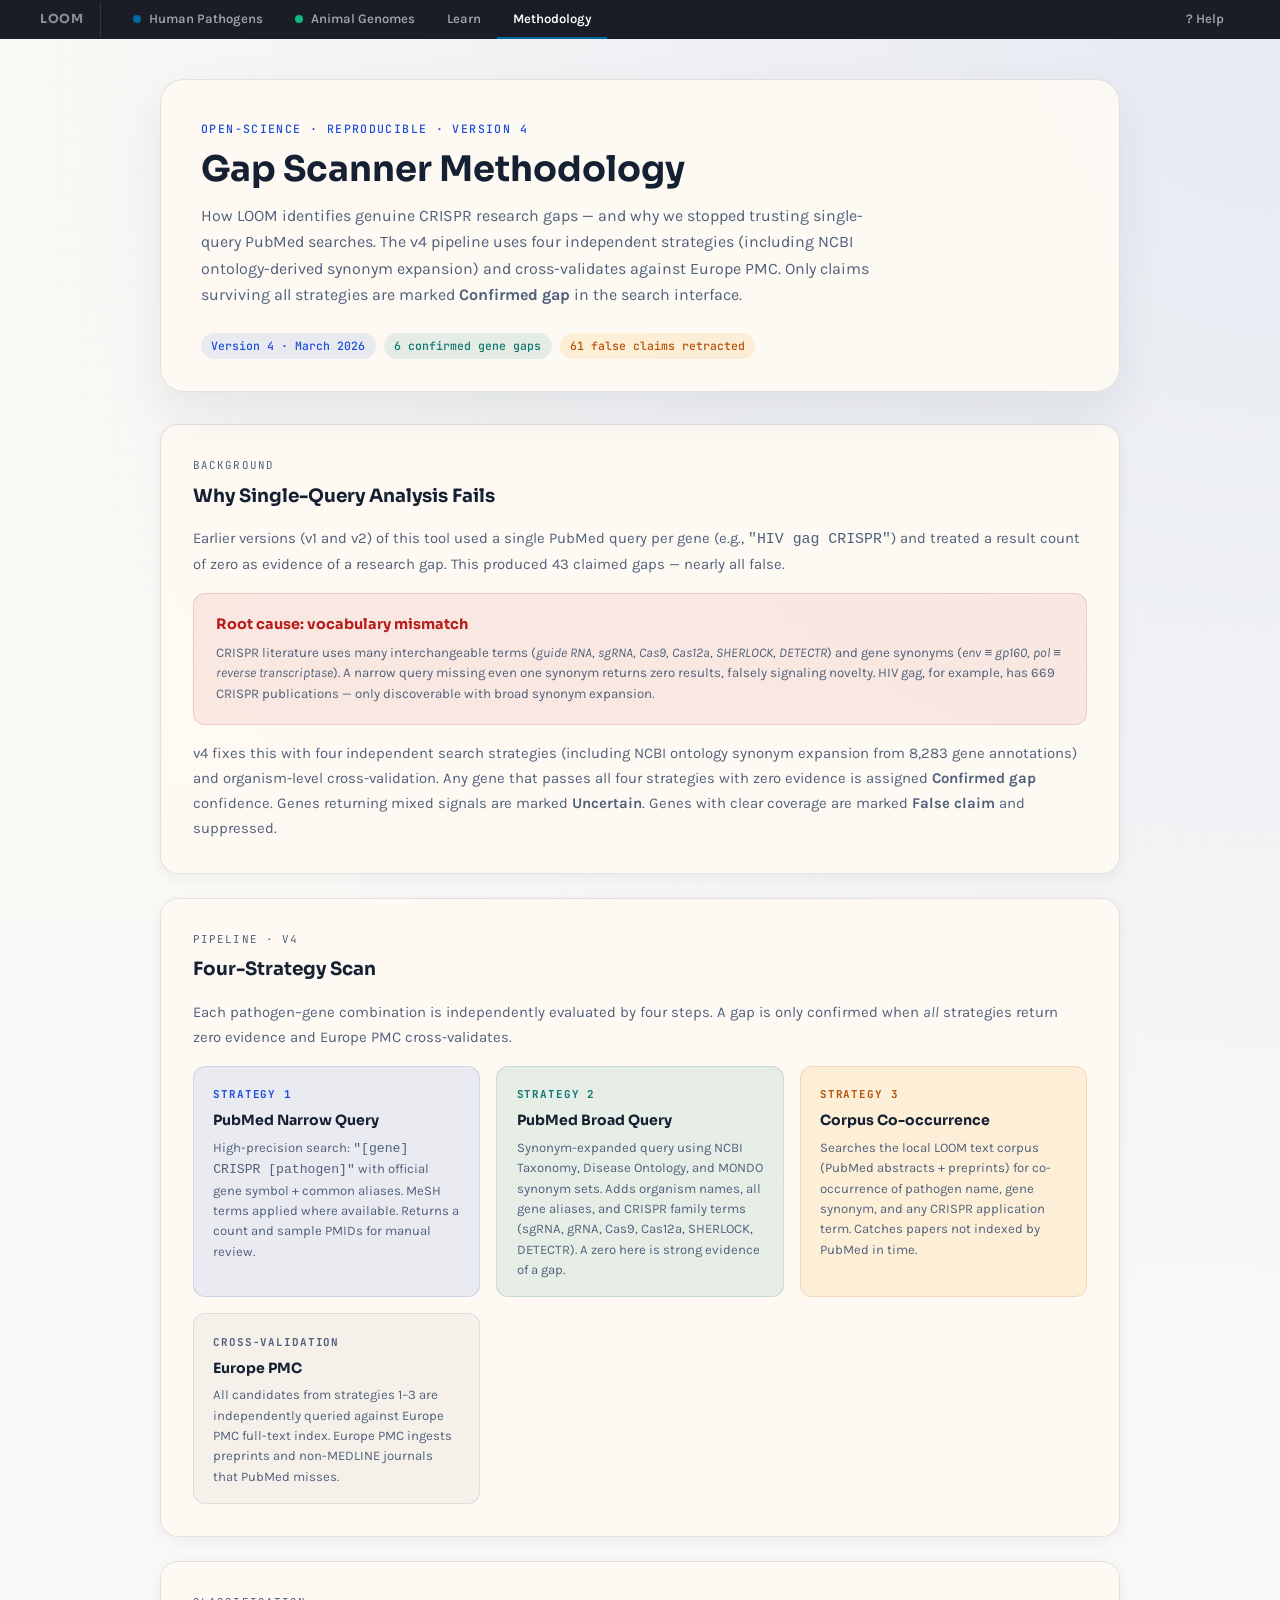
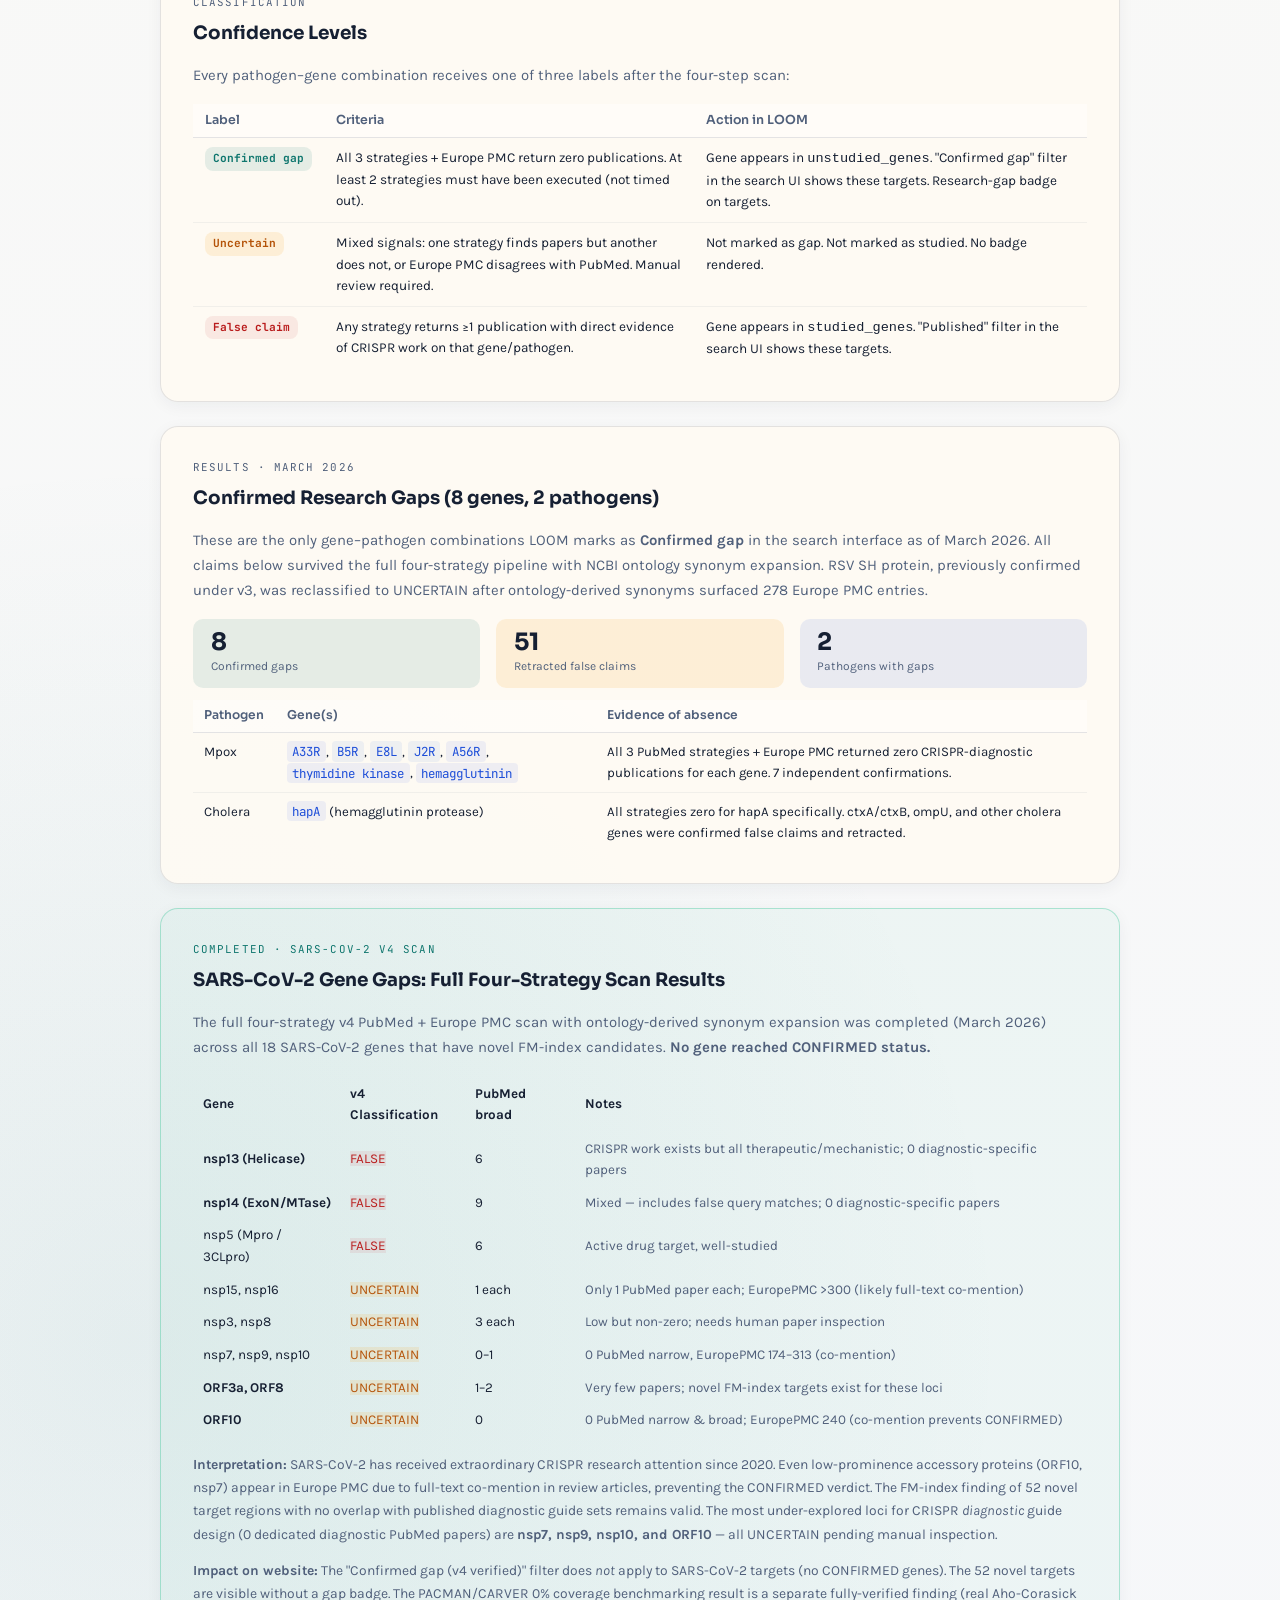
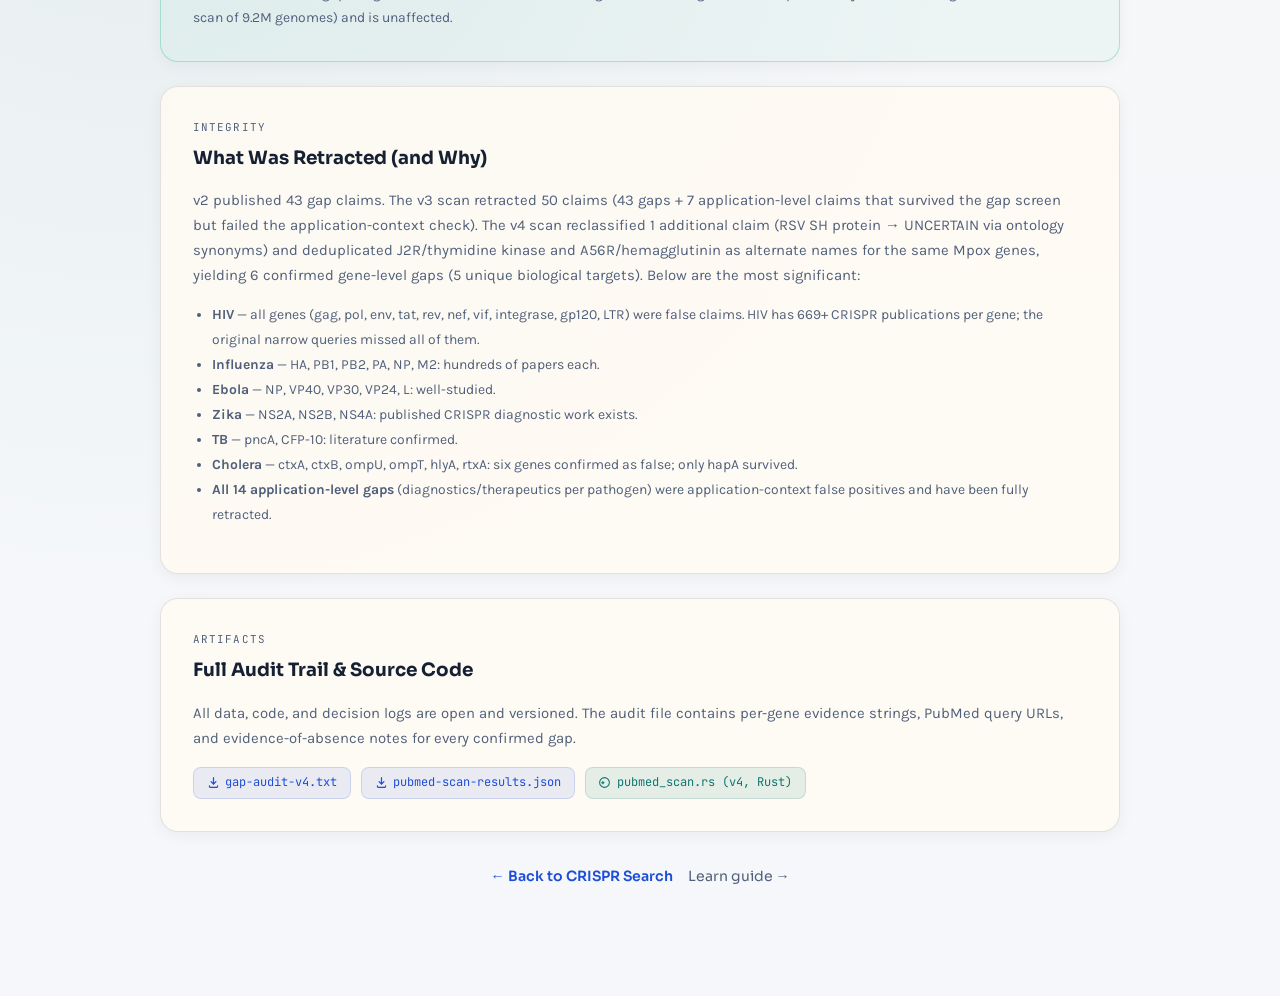
<file: web/methodology.html>
<!doctype html>
<html lang="en">
<head>
  <meta charset="UTF-8" />
  <meta name="viewport" content="width=device-width, initial-scale=1.0" />
  <title>Gap Scanner Methodology — LOOM CRISPR Search</title>
  <meta name="description" content="How LOOM CRISPR Search identifies genuine research gaps: three-strategy PubMed + Europe PMC scan, confidence levels, and why single-query analysis fails." />
  <link rel="preconnect" href="https://fonts.googleapis.com" />
  <link rel="preconnect" href="https://fonts.gstatic.com" crossorigin />
  <link href="https://fonts.googleapis.com/css2?family=Sora:wght@300;400;500;600;700&family=Karla:wght@400;500;600;700&family=JetBrains+Mono:wght@400;500&display=swap" rel="stylesheet" />
  <link rel="stylesheet" href="crispr-styles.css?v=20260305" />
  <style>
    :root {
      --m-bg: #f8f7f2;
      --m-paper: rgba(255, 251, 242, 0.85);
      --m-line: rgba(36, 51, 80, 0.12);
      --m-ink: #162033;
      --m-muted: #50607b;
      --m-accent: #1d4ed8;
      --m-accent-soft: rgba(29, 78, 216, 0.09);
      --m-green: #0f766e;
      --m-green-soft: rgba(15, 118, 110, 0.10);
      --m-red: #b91c1c;
      --m-red-soft: rgba(185, 28, 28, 0.08);
      --m-amber: #b45309;
      --m-amber-soft: rgba(245, 158, 11, 0.12);
      --m-shadow: 0 20px 48px rgba(22, 32, 51, 0.08);
    }

    body.meth-page {
      background:
        radial-gradient(circle at top right, rgba(29, 78, 216, 0.09), transparent 30%),
        radial-gradient(circle at 10% 70%, rgba(15, 118, 110, 0.08), transparent 28%),
        linear-gradient(180deg, #faf9f5 0%, #f5f7fb 100%);
      color: var(--m-ink);
    }

    .meth-page .grid-bg { opacity: 0.18; background-size: 28px 28px; }

    .meth-main {
      width: min(960px, 92vw);
      margin: 0 auto;
      padding: 2.5rem 0 6rem;
      position: relative;
      z-index: 1;
    }

    /* ---- Hero ---- */
    .meth-hero {
      background: var(--m-paper);
      border: 1px solid var(--m-line);
      box-shadow: var(--m-shadow);
      backdrop-filter: blur(12px);
      border-radius: 24px;
      padding: 2.5rem 2.5rem 2rem;
      margin-bottom: 2rem;
    }

    .meth-eyebrow {
      font-family: 'JetBrains Mono', monospace;
      font-size: 0.72rem;
      letter-spacing: 0.12em;
      text-transform: uppercase;
      color: var(--m-accent);
      font-weight: 500;
      margin-bottom: 0.6rem;
    }

    .meth-title {
      font-family: 'Sora', sans-serif;
      font-size: clamp(1.6rem, 3.5vw, 2.2rem);
      font-weight: 700;
      line-height: 1.2;
      margin: 0 0 0.8rem;
      color: var(--m-ink);
    }

    .meth-lead {
      font-size: 1rem;
      color: var(--m-muted);
      line-height: 1.65;
      max-width: 680px;
      margin: 0 0 1.5rem;
    }

    .meth-meta {
      display: flex;
      flex-wrap: wrap;
      gap: 0.5rem;
    }

    .meth-tag {
      font-family: 'JetBrains Mono', monospace;
      font-size: 0.72rem;
      padding: 0.25rem 0.65rem;
      border-radius: 20px;
      font-weight: 500;
    }
    .meth-tag.blue  { background: var(--m-accent-soft); color: var(--m-accent); }
    .meth-tag.green { background: var(--m-green-soft);  color: var(--m-green); }
    .meth-tag.amber { background: var(--m-amber-soft);  color: var(--m-amber); }

    /* ---- Section card ---- */
    .meth-card {
      background: var(--m-paper);
      border: 1px solid var(--m-line);
      box-shadow: 0 4px 16px rgba(22,32,51,0.05);
      border-radius: 18px;
      padding: 2rem;
      margin-bottom: 1.5rem;
    }

    .section-label {
      font-family: 'JetBrains Mono', monospace;
      font-size: 0.68rem;
      letter-spacing: 0.1em;
      text-transform: uppercase;
      color: var(--m-muted);
      margin-bottom: 0.4rem;
    }

    .meth-card h2 {
      font-family: 'Sora', sans-serif;
      font-size: 1.15rem;
      font-weight: 700;
      margin: 0 0 1rem;
      color: var(--m-ink);
    }

    .meth-card p {
      font-size: 0.93rem;
      line-height: 1.68;
      color: var(--m-muted);
      margin: 0 0 0.8rem;
    }

    .meth-card p:last-child { margin-bottom: 0; }

    /* ---- Strategy steps ---- */
    .strategy-grid {
      display: grid;
      grid-template-columns: repeat(auto-fit, minmax(260px, 1fr));
      gap: 1rem;
      margin-top: 1rem;
    }

    .strategy-step {
      border-radius: 12px;
      padding: 1.2rem 1.2rem 1rem;
      position: relative;
    }
    .strategy-step.s1 { background: var(--m-accent-soft); border: 1px solid rgba(29,78,216,0.15); }
    .strategy-step.s2 { background: var(--m-green-soft);  border: 1px solid rgba(15,118,110,0.15); }
    .strategy-step.s3 { background: var(--m-amber-soft);  border: 1px solid rgba(180,83,9,0.15); }
    .strategy-step.s4 { background: rgba(100,100,100,0.06); border: 1px solid rgba(80,96,123,0.15); }

    .step-num {
      font-family: 'JetBrains Mono', monospace;
      font-size: 0.68rem;
      font-weight: 700;
      letter-spacing: 0.08em;
      text-transform: uppercase;
      margin-bottom: 0.35rem;
    }
    .s1 .step-num { color: var(--m-accent); }
    .s2 .step-num { color: var(--m-green); }
    .s3 .step-num { color: var(--m-amber); }
    .s4 .step-num { color: var(--m-muted); }

    .strategy-step h3 {
      font-family: 'Sora', sans-serif;
      font-size: 0.88rem;
      font-weight: 700;
      margin: 0 0 0.4rem;
      color: var(--m-ink);
    }

    .strategy-step p {
      font-size: 0.82rem;
      color: var(--m-muted);
      line-height: 1.55;
      margin: 0;
    }

    /* ---- Confidence table ---- */
    .conf-table {
      width: 100%;
      border-collapse: collapse;
      font-size: 0.85rem;
      margin-top: 1rem;
    }

    .conf-table th {
      text-align: left;
      font-family: 'Sora', sans-serif;
      font-weight: 600;
      font-size: 0.78rem;
      color: var(--m-muted);
      padding: 0.4rem 0.75rem;
      border-bottom: 1px solid var(--m-line);
      background: rgba(255,255,255,0.4);
    }

    .conf-table td {
      padding: 0.55rem 0.75rem;
      border-bottom: 1px solid rgba(36,51,80,0.06);
      color: var(--m-ink);
      vertical-align: top;
    }

    .conf-table tr:last-child td { border-bottom: none; }

    .conf-badge {
      display: inline-block;
      font-family: 'JetBrains Mono', monospace;
      font-size: 0.7rem;
      font-weight: 700;
      padding: 0.18rem 0.5rem;
      border-radius: 8px;
      white-space: nowrap;
    }
    .cb-confirmed { background: var(--m-green-soft); color: var(--m-green); }
    .cb-uncertain { background: var(--m-amber-soft); color: var(--m-amber); }
    .cb-false     { background: var(--m-red-soft);   color: var(--m-red); }

    /* ---- Confirmed gaps table ---- */
    .gaps-table {
      width: 100%;
      border-collapse: collapse;
      font-size: 0.83rem;
      margin-top: 0.75rem;
    }

    .gaps-table th {
      text-align: left;
      font-family: 'Sora', sans-serif;
      font-weight: 600;
      font-size: 0.76rem;
      color: var(--m-muted);
      padding: 0.4rem 0.7rem;
      border-bottom: 1px solid var(--m-line);
      background: rgba(255,255,255,0.4);
    }

    .gaps-table td {
      padding: 0.5rem 0.7rem;
      border-bottom: 1px solid rgba(36,51,80,0.06);
      color: var(--m-ink);
      vertical-align: top;
    }

    .gaps-table tr:last-child td { border-bottom: none; }

    .gene-mono {
      font-family: 'JetBrains Mono', monospace;
      font-size: 0.78rem;
      background: rgba(29,78,216,0.07);
      color: var(--m-accent);
      padding: 0.1rem 0.35rem;
      border-radius: 4px;
      white-space: nowrap;
    }

    /* ---- Failure case callout ---- */
    .failure-callout {
      background: var(--m-red-soft);
      border: 1px solid rgba(185, 28, 28, 0.15);
      border-radius: 12px;
      padding: 1.2rem 1.4rem;
      margin: 1rem 0;
    }

    .failure-callout h3 {
      font-family: 'Sora', sans-serif;
      font-size: 0.9rem;
      font-weight: 700;
      color: var(--m-red);
      margin: 0 0 0.4rem;
    }

    .failure-callout p {
      font-size: 0.83rem;
      color: var(--m-muted);
      line-height: 1.55;
      margin: 0;
    }

    /* ---- Stat row ---- */
    .stat-row {
      display: flex;
      gap: 1rem;
      flex-wrap: wrap;
      margin-top: 1rem;
    }

    .stat-pill {
      border-radius: 10px;
      padding: 0.7rem 1.1rem;
      flex: 1;
      min-width: 120px;
    }
    .stat-pill.blue  { background: var(--m-accent-soft); }
    .stat-pill.green { background: var(--m-green-soft); }
    .stat-pill.amber { background: var(--m-amber-soft); }

    .stat-pill .num {
      font-family: 'Sora', sans-serif;
      font-size: 1.5rem;
      font-weight: 700;
      color: var(--m-ink);
      display: block;
      line-height: 1;
    }
    .stat-pill .lbl {
      font-size: 0.75rem;
      color: var(--m-muted);
      margin-top: 0.2rem;
      display: block;
    }

    /* ---- Links row ---- */
    .artifact-links {
      display: flex;
      flex-wrap: wrap;
      gap: 0.6rem;
      margin-top: 1rem;
    }

    .artifact-link {
      display: inline-flex;
      align-items: center;
      gap: 0.35rem;
      font-family: 'JetBrains Mono', monospace;
      font-size: 0.75rem;
      padding: 0.36rem 0.8rem;
      border-radius: 8px;
      text-decoration: none;
      transition: opacity 0.15s;
      background: var(--m-accent-soft);
      color: var(--m-accent);
      border: 1px solid rgba(29,78,216,0.15);
    }
    .artifact-link:hover { opacity: 0.75; }
    .artifact-link.green {
      background: var(--m-green-soft); color: var(--m-green);
      border-color: rgba(15,118,110,0.15);
    }

    /* ---- Responsive ---- */
    @media (max-width: 680px) {
      .meth-hero { padding: 1.5rem; }
      .meth-card { padding: 1.3rem; }
      .strategy-grid { grid-template-columns: 1fr; }
    }
  </style>
</head>
<body class="has-top-nav meth-page">
  <div class="grid-bg"></div>

  <!-- Top Navigation -->
  <nav class="top-nav">
    <div class="container">
      <a href="crispr-search.html" class="top-nav-brand">LOOM</a>
      <a href="crispr-search.html" class="top-nav-link">
        <span class="nav-dot blue"></span>
        Human Pathogens
      </a>
      <a href="crispr-animal.html" class="top-nav-link">
        <span class="nav-dot green"></span>
        Animal Genomes
      </a>
      <a href="learn.html" class="top-nav-link">Learn</a>
      <a href="methodology.html" class="top-nav-link active">Methodology</a>
      <a href="help.html" class="top-nav-link top-nav-help" title="Help — How it works">? Help</a>
    </div>
  </nav>
  <a href="help.html" class="mobile-help-fab" aria-label="Help">?</a>

  <main class="meth-main">

    <!-- Hero -->
    <div class="meth-hero">
      <div class="meth-eyebrow">Open-Science · Reproducible · Version 4</div>
      <h1 class="meth-title">Gap Scanner Methodology</h1>
      <p class="meth-lead">
        How LOOM identifies genuine CRISPR research gaps — and why we stopped trusting
        single-query PubMed searches. The v4 pipeline uses four independent
        strategies (including NCBI ontology-derived synonym expansion) and cross-validates
        against Europe PMC. Only claims surviving all strategies are marked
        <strong>Confirmed gap</strong> in the search interface.
      </p>
      <div class="meth-meta">
        <span class="meth-tag blue">Version 4 · March 2026</span>
        <span class="meth-tag green">6 confirmed gene gaps</span>
        <span class="meth-tag amber">61 false claims retracted</span>
      </div>
    </div>

    <!-- Why v1/v2 failed -->
    <div class="meth-card">
      <div class="section-label">Background</div>
      <h2>Why Single-Query Analysis Fails</h2>
      <p>
        Earlier versions (v1 and v2) of this tool used a single PubMed query per gene
        (e.g., <code>"HIV gag CRISPR"</code>) and treated a result count of zero as
        evidence of a research gap. This produced 43 claimed gaps — nearly all false.
      </p>

      <div class="failure-callout">
        <h3>Root cause: vocabulary mismatch</h3>
        <p>
          CRISPR literature uses many interchangeable terms (<em>guide RNA, sgRNA,
          Cas9, Cas12a, SHERLOCK, DETECTR</em>) and gene synonyms
          (<em>env ≡ gp160, pol ≡ reverse transcriptase</em>). A narrow query missing
          even one synonym returns zero results, falsely signaling novelty.
          HIV gag, for example, has 669 CRISPR publications —
          only discoverable with broad synonym expansion.
        </p>
      </div>

      <p>
        v4 fixes this with four independent search strategies (including NCBI ontology
        synonym expansion from 8,283 gene annotations) and organism-level
        cross-validation. Any gene that passes all four strategies with zero evidence
        is assigned <strong>Confirmed gap</strong> confidence. Genes returning mixed
        signals are marked <strong>Uncertain</strong>. Genes with clear coverage are
        marked <strong>False claim</strong> and suppressed.
      </p>
    </div>

    <!-- V4 Scanner Strategies -->
    <div class="meth-card">
      <div class="section-label">Pipeline · v4</div>
      <h2>Four-Strategy Scan</h2>
      <p>
        Each pathogen–gene combination is independently evaluated by four steps.
        A gap is only confirmed when <em>all</em> strategies return zero evidence
        and Europe PMC cross-validates.
      </p>

      <div class="strategy-grid">
        <div class="strategy-step s1">
          <div class="step-num">Strategy 1</div>
          <h3>PubMed Narrow Query</h3>
          <p>
            High-precision search: <code>"[gene] CRISPR [pathogen]"</code> with
            official gene symbol + common aliases. MeSH terms applied where
            available. Returns a count and sample PMIDs for manual review.
          </p>
        </div>
        <div class="strategy-step s2">
          <div class="step-num">Strategy 2</div>
          <h3>PubMed Broad Query</h3>
          <p>
            Synonym-expanded query using NCBI Taxonomy, Disease Ontology, and
            MONDO synonym sets. Adds organism names, all gene aliases, and CRISPR
            family terms (sgRNA, gRNA, Cas9, Cas12a, SHERLOCK, DETECTR). A zero
            here is strong evidence of a gap.
          </p>
        </div>
        <div class="strategy-step s3">
          <div class="step-num">Strategy 3</div>
          <h3>Corpus Co-occurrence</h3>
          <p>
            Searches the local LOOM text corpus (PubMed abstracts + preprints)
            for co-occurrence of pathogen name, gene synonym, and any CRISPR
            application term. Catches papers not indexed by PubMed in time.
          </p>
        </div>
        <div class="strategy-step s4">
          <div class="step-num">Cross-validation</div>
          <h3>Europe PMC</h3>
          <p>
            All candidates from strategies 1–3 are independently queried against
            Europe PMC full-text index. Europe PMC ingests preprints and
            non-MEDLINE journals that PubMed misses.
          </p>
        </div>
      </div>
    </div>

    <!-- Confidence levels -->
    <div class="meth-card">
      <div class="section-label">Classification</div>
      <h2>Confidence Levels</h2>
      <p>
        Every pathogen–gene combination receives one of three labels after the
        four-step scan:
      </p>
      <table class="conf-table">
        <thead>
          <tr>
            <th>Label</th>
            <th>Criteria</th>
            <th>Action in LOOM</th>
          </tr>
        </thead>
        <tbody>
          <tr>
            <td><span class="conf-badge cb-confirmed">Confirmed gap</span></td>
            <td>
              All 3 strategies + Europe PMC return zero publications.
              At least 2 strategies must have been executed (not timed out).
            </td>
            <td>
              Gene appears in <code>unstudied_genes</code>. "Confirmed gap" filter
              in the search UI shows these targets. Research-gap badge on targets.
            </td>
          </tr>
          <tr>
            <td><span class="conf-badge cb-uncertain">Uncertain</span></td>
            <td>
              Mixed signals: one strategy finds papers but another does not, or
              Europe PMC disagrees with PubMed. Manual review required.
            </td>
            <td>
              Not marked as gap. Not marked as studied. No badge rendered.
            </td>
          </tr>
          <tr>
            <td><span class="conf-badge cb-false">False claim</span></td>
            <td>
              Any strategy returns ≥1 publication with direct evidence of
              CRISPR work on that gene/pathogen.
            </td>
            <td>
              Gene appears in <code>studied_genes</code>. "Published" filter in
              the search UI shows these targets.
            </td>
          </tr>
        </tbody>
      </table>
    </div>

    <!-- Confirmed gaps -->
    <div class="meth-card">
      <div class="section-label">Results · March 2026</div>
      <h2>Confirmed Research Gaps (8 genes, 2 pathogens)</h2>
      <p>
        These are the only gene–pathogen combinations LOOM marks as <strong>Confirmed gap</strong>
        in the search interface as of March 2026. All claims below survived the full
        four-strategy pipeline with NCBI ontology synonym expansion. RSV SH protein,
        previously confirmed under v3, was reclassified to UNCERTAIN after ontology-derived
        synonyms surfaced 278 Europe PMC entries.
      </p>

      <div class="stat-row">
        <div class="stat-pill green"><span class="num">8</span><span class="lbl">Confirmed gaps</span></div>
        <div class="stat-pill amber"><span class="num">51</span><span class="lbl">Retracted false claims</span></div>
        <div class="stat-pill blue"><span class="num">2</span><span class="lbl">Pathogens with gaps</span></div>
      </div>

      <table class="gaps-table">
        <thead>
          <tr>
            <th>Pathogen</th>
            <th>Gene(s)</th>
            <th>Evidence of absence</th>
          </tr>
        </thead>
        <tbody>
          <tr>
            <td>Mpox</td>
            <td>
              <span class="gene-mono">A33R</span>,
              <span class="gene-mono">B5R</span>,
              <span class="gene-mono">E8L</span>,
              <span class="gene-mono">J2R</span>,
              <span class="gene-mono">A56R</span>,
              <span class="gene-mono">thymidine kinase</span>,
              <span class="gene-mono">hemagglutinin</span>
            </td>
            <td>
              All 3 PubMed strategies + Europe PMC returned zero CRISPR-diagnostic
              publications for each gene. 7 independent confirmations.
            </td>
          </tr>
          <tr>
            <td>Cholera</td>
            <td><span class="gene-mono">hapA</span> (hemagglutinin protease)</td>
            <td>
              All strategies zero for hapA specifically. ctxA/ctxB, ompU, and other
              cholera genes were confirmed false claims and retracted.
            </td>
          </tr>
        </tbody>
      </table>
    </div>

    <!-- SARS-CoV-2 v4 scan completed results -->
    <div class="meth-card" style="border-color:rgba(16,185,129,0.3);background:rgba(16,185,129,0.04)">
      <div class="section-label" style="color:var(--m-green)">Completed · SARS-CoV-2 v4 Scan</div>
      <h2>SARS-CoV-2 Gene Gaps: Full Four-Strategy Scan Results</h2>
      <p>
        The full four-strategy v4 PubMed + Europe PMC scan with ontology-derived synonym
        expansion was completed (March 2026) across all 18 SARS-CoV-2 genes that have
        novel FM-index candidates. <strong>No gene reached CONFIRMED status.</strong>
      </p>

      <table style="width:100%;border-collapse:collapse;font-size:0.84rem;margin:1rem 0">
        <thead>
          <tr style="border-bottom:1px solid var(--m-border)">
            <th style="text-align:left;padding:0.4rem 0.6rem">Gene</th>
            <th style="text-align:left;padding:0.4rem 0.6rem">v4 Classification</th>
            <th style="text-align:left;padding:0.4rem 0.6rem">PubMed broad</th>
            <th style="text-align:left;padding:0.4rem 0.6rem">Notes</th>
          </tr>
        </thead>
        <tbody>
          <tr style="border-bottom:1px solid var(--m-border)">
            <td style="padding:0.35rem 0.6rem"><strong>nsp13 (Helicase)</strong></td>
            <td style="padding:0.35rem 0.6rem"><span class="cb-badge cb-false">FALSE</span></td>
            <td style="padding:0.35rem 0.6rem">6</td>
            <td style="padding:0.35rem 0.6rem;color:var(--m-muted)">CRISPR work exists but all therapeutic/mechanistic; 0 diagnostic-specific papers</td>
          </tr>
          <tr style="border-bottom:1px solid var(--m-border)">
            <td style="padding:0.35rem 0.6rem"><strong>nsp14 (ExoN/MTase)</strong></td>
            <td style="padding:0.35rem 0.6rem"><span class="cb-badge cb-false">FALSE</span></td>
            <td style="padding:0.35rem 0.6rem">9</td>
            <td style="padding:0.35rem 0.6rem;color:var(--m-muted)">Mixed — includes false query matches; 0 diagnostic-specific papers</td>
          </tr>
          <tr style="border-bottom:1px solid var(--m-border)">
            <td style="padding:0.35rem 0.6rem">nsp5 (Mpro / 3CLpro)</td>
            <td style="padding:0.35rem 0.6rem"><span class="cb-badge cb-false">FALSE</span></td>
            <td style="padding:0.35rem 0.6rem">6</td>
            <td style="padding:0.35rem 0.6rem;color:var(--m-muted)">Active drug target, well-studied</td>
          </tr>
          <tr style="border-bottom:1px solid var(--m-border)">
            <td style="padding:0.35rem 0.6rem">nsp15, nsp16</td>
            <td style="padding:0.35rem 0.6rem"><span class="cb-badge cb-uncertain" style="background:var(--m-amber-soft);color:var(--m-amber)">UNCERTAIN</span></td>
            <td style="padding:0.35rem 0.6rem">1 each</td>
            <td style="padding:0.35rem 0.6rem;color:var(--m-muted)">Only 1 PubMed paper each; EuropePMC &gt;300 (likely full-text co-mention)</td>
          </tr>
          <tr style="border-bottom:1px solid var(--m-border)">
            <td style="padding:0.35rem 0.6rem">nsp3, nsp8</td>
            <td style="padding:0.35rem 0.6rem"><span class="cb-badge cb-uncertain" style="background:var(--m-amber-soft);color:var(--m-amber)">UNCERTAIN</span></td>
            <td style="padding:0.35rem 0.6rem">3 each</td>
            <td style="padding:0.35rem 0.6rem;color:var(--m-muted)">Low but non-zero; needs human paper inspection</td>
          </tr>
          <tr style="border-bottom:1px solid var(--m-border)">
            <td style="padding:0.35rem 0.6rem">nsp7, nsp9, nsp10</td>
            <td style="padding:0.35rem 0.6rem"><span class="cb-badge cb-uncertain" style="background:var(--m-amber-soft);color:var(--m-amber)">UNCERTAIN</span></td>
            <td style="padding:0.35rem 0.6rem">0–1</td>
            <td style="padding:0.35rem 0.6rem;color:var(--m-muted)">0 PubMed narrow, EuropePMC 174–313 (co-mention)</td>
          </tr>
          <tr style="border-bottom:1px solid var(--m-border)">
            <td style="padding:0.35rem 0.6rem"><strong>ORF3a, ORF8</strong></td>
            <td style="padding:0.35rem 0.6rem"><span class="cb-badge cb-uncertain" style="background:var(--m-amber-soft);color:var(--m-amber)">UNCERTAIN</span></td>
            <td style="padding:0.35rem 0.6rem">1–2</td>
            <td style="padding:0.35rem 0.6rem;color:var(--m-muted)">Very few papers; novel FM-index targets exist for these loci</td>
          </tr>
          <tr>
            <td style="padding:0.35rem 0.6rem"><strong>ORF10</strong></td>
            <td style="padding:0.35rem 0.6rem"><span class="cb-badge cb-uncertain" style="background:var(--m-amber-soft);color:var(--m-amber)">UNCERTAIN</span></td>
            <td style="padding:0.35rem 0.6rem">0</td>
            <td style="padding:0.35rem 0.6rem;color:var(--m-muted)">0 PubMed narrow &amp; broad; EuropePMC 240 (co-mention prevents CONFIRMED)</td>
          </tr>
        </tbody>
      </table>

      <p style="font-size:0.87rem;color:var(--m-muted)">
        <strong>Interpretation:</strong> SARS-CoV-2 has received extraordinary CRISPR research
        attention since 2020. Even low-prominence accessory proteins (ORF10, nsp7) appear
        in Europe PMC due to full-text co-mention in review articles, preventing the CONFIRMED
        verdict. The FM-index finding of 52 novel target regions with no overlap with published
        diagnostic guide sets remains valid. The most under-explored loci for
        CRISPR <em>diagnostic</em> guide design (0 dedicated diagnostic PubMed papers)
        are <strong>nsp7, nsp9, nsp10, and ORF10</strong> — all UNCERTAIN pending manual inspection.
      </p>
      <p style="font-size:0.87rem;color:var(--m-muted)">
        <strong>Impact on website:</strong> The "Confirmed gap (v4 verified)" filter does
        <em>not</em> apply to SARS-CoV-2 targets (no CONFIRMED genes). The 52 novel targets
        are visible without a gap badge. The PACMAN/CARVER 0% coverage benchmarking result
        is a separate fully-verified finding (real Aho-Corasick scan of 9.2M genomes) and
        is unaffected.
      </p>
    </div>

    <div class="meth-card">
      <div class="section-label">Integrity</div>
      <h2>What Was Retracted (and Why)</h2>
      <p>
        v2 published 43 gap claims. The v3 scan retracted 50 claims (43 gaps
        + 7 application-level claims that survived the gap screen but failed
        the application-context check). The v4 scan reclassified 1 additional claim
        (RSV SH protein → UNCERTAIN via ontology synonyms) and deduplicated
        J2R/thymidine kinase and A56R/hemagglutinin as alternate names for the same
        Mpox genes, yielding 6 confirmed gene-level gaps (5 unique biological targets).
        Below are the most significant:
      </p>
      <ul style="font-size:0.87rem;color:var(--m-muted);line-height:1.8;padding-left:1.2rem">
        <li>
          <strong>HIV</strong> — all genes (gag, pol, env, tat, rev, nef, vif, integrase, gp120,
          LTR) were false claims. HIV has 669+ CRISPR publications per gene; the original
          narrow queries missed all of them.
        </li>
        <li>
          <strong>Influenza</strong> — HA, PB1, PB2, PA, NP, M2: hundreds of papers each.
        </li>
        <li>
          <strong>Ebola</strong> — NP, VP40, VP30, VP24, L: well-studied.
        </li>
        <li>
          <strong>Zika</strong> — NS2A, NS2B, NS4A: published CRISPR diagnostic work exists.
        </li>
        <li>
          <strong>TB</strong> — pncA, CFP-10: literature confirmed.
        </li>
        <li>
          <strong>Cholera</strong> — ctxA, ctxB, ompU, ompT, hlyA, rtxA: six genes confirmed
          as false; only hapA survived.
        </li>
        <li>
          <strong>All 14 application-level gaps</strong> (diagnostics/therapeutics per pathogen)
          were application-context false positives and have been fully retracted.
        </li>
      </ul>
    </div>

    <!-- Artifacts and links -->
    <div class="meth-card">
      <div class="section-label">Artifacts</div>
      <h2>Full Audit Trail &amp; Source Code</h2>
      <p>
        All data, code, and decision logs are open and versioned. The audit file
        contains per-gene evidence strings, PubMed query URLs, and evidence-of-absence
        notes for every confirmed gap.
      </p>
      <div class="artifact-links">
        <a href="data/gap-audit-v4.txt" class="artifact-link" download>
          <svg width="13" height="13" viewBox="0 0 16 16" fill="none"><path d="M3 12v1a1 1 0 001 1h8a1 1 0 001-1v-1M8 2v8m0 0l-3-3m3 3l3-3" stroke="currentColor" stroke-width="1.5" stroke-linecap="round" stroke-linejoin="round"/></svg>
          gap-audit-v4.txt
        </a>
        <a href="data/pubmed-scan-results.json" class="artifact-link" download>
          <svg width="13" height="13" viewBox="0 0 16 16" fill="none"><path d="M3 12v1a1 1 0 001 1h8a1 1 0 001-1v-1M8 2v8m0 0l-3-3m3 3l3-3" stroke="currentColor" stroke-width="1.5" stroke-linecap="round" stroke-linejoin="round"/></svg>
          pubmed-scan-results.json
        </a>
        <a href="https://github.com/alvgeppetto/loom/blob/main/src/dna/pubmed_scan.rs" class="artifact-link green" target="_blank" rel="noopener">
          <svg width="13" height="13" viewBox="0 0 16 16" fill="none"><path d="M2 8C2 4.686 4.686 2 8 2s6 2.686 6 6-2.686 6-6 6-6-2.686-6-6zm4-1.5v3m0 0l-1.5-1.5M6 9.5l1.5-1.5" stroke="currentColor" stroke-width="1.3" stroke-linecap="round" stroke-linejoin="round"/></svg>
          pubmed_scan.rs (v4, Rust)
        </a>
      </div>
    </div>

    <!-- Back link -->
    <p style="text-align:center;margin-top:2rem">
      <a href="crispr-search.html" style="font-size:0.88rem;color:var(--m-accent);text-decoration:none;font-family:'Sora',sans-serif;font-weight:600">
        ← Back to CRISPR Search
      </a>
      &nbsp;&nbsp;
      <a href="learn.html" style="font-size:0.88rem;color:var(--m-muted);text-decoration:none;font-family:'Sora',sans-serif">
        Learn guide →
      </a>
    </p>

  </main>
</body>
</html>
</file>
<file: web/crispr-styles.css>
/* ===================================================================
   LOOM CRISPR Search — Clinical Laboratory Theme
   Typography: Sora (display) + Karla (body) + JetBrains Mono (DNA)
   =================================================================== */

:root {
  /* Surfaces */
  --bg:           #F5F6F8;
  --bg-grid:      #EBEDF1;
  --surface:      #FFFFFF;
  --surface-alt:  #F0F1F4;
  --surface-hover:#E8EAF0;

  /* Borders */
  --border:       #D8DBE3;
  --border-light: #E8EBF0;
  --border-focus: #0369A1;

  /* Text */
  --text:         #1A1D26;
  --text-2:       #4A5068;
  --text-3:       #7C8298;
  --text-inv:     #FFFFFF;

  /* Accents */
  --primary:      #0369A1;
  --primary-soft: #E0F2FE;
  --primary-hover:#075985;
  --teal:         #0D9488;
  --teal-soft:    #CCFBF1;
  --green:        #059669;
  --green-soft:   #D1FAE5;
  --amber:        #D97706;
  --amber-soft:   #FEF3C7;
  --red:          #DC2626;
  --red-soft:     #FEE2E2;

  /* DNA nucleotide colors */
  --nuc-a: #16A34A;
  --nuc-t: #DC2626;
  --nuc-c: #2563EB;
  --nuc-g: #D97706;

  /* Spacing */
  --sp-1: 4px;
  --sp-2: 8px;
  --sp-3: 12px;
  --sp-4: 16px;
  --sp-5: 24px;
  --sp-6: 32px;
  --sp-8: 48px;

  /* Radius */
  --r-sm: 4px;
  --r-md: 8px;
  --r-lg: 12px;

  /* Shadows */
  --shadow-sm: 0 1px 2px rgba(26,29,38,.06);
  --shadow-md: 0 2px 8px rgba(26,29,38,.08);
  --shadow-lg: 0 8px 32px rgba(26,29,38,.10);

  /* Fonts */
  --font-display: 'Sora', sans-serif;
  --font-body:    'Karla', sans-serif;
  --font-mono:    'JetBrains Mono', monospace;
}

/* ---- Reset ---- */
*, *::before, *::after { box-sizing: border-box; }

body {
  margin: 0;
  min-height: 100vh;
  font-family: var(--font-body);
  font-size: 15px;
  line-height: 1.6;
  color: var(--text);
  background: var(--bg);
  -webkit-font-smoothing: antialiased;
  overflow-x: hidden;
}

/* Subtle grid background */
.grid-bg {
  position: fixed;
  inset: 0;
  pointer-events: none;
  z-index: 0;
  opacity: 0.4;
  background-image:
    linear-gradient(var(--bg-grid) 1px, transparent 1px),
    linear-gradient(90deg, var(--bg-grid) 1px, transparent 1px);
  background-size: 24px 24px;
}

.container {
  width: min(1200px, 94vw);
  margin: 0 auto;
  position: relative;
  z-index: 1;
}

/* =============== HEADER =============== */
.site-header {
  background: var(--surface);
  border-bottom: 1px solid var(--border);
  padding: var(--sp-4) 0;
  position: sticky;
  top: 0;
  z-index: 100;
  backdrop-filter: blur(12px);
  background: rgba(255,255,255,.92);
}

.site-header .container {
  display: flex;
  align-items: center;
  justify-content: space-between;
  flex-wrap: wrap;
  gap: var(--sp-4);
}

.header-left {
  display: flex;
  flex-direction: column;
  gap: 2px;
}

.logo {
  display: flex;
  align-items: center;
  gap: var(--sp-2);
}

.logo-mark {
  font-size: 1.4rem;
  color: var(--primary);
}

.logo-text {
  margin: 0;
  font-family: var(--font-display);
  font-size: 1.4rem;
  font-weight: 700;
  letter-spacing: -0.03em;
  color: var(--text);
}

.logo-accent {
  color: var(--primary);
  font-weight: 600;
}

.tagline {
  margin: 0;
  font-size: 0.82rem;
  color: var(--text-3);
}

.header-stats {
  display: flex;
  gap: var(--sp-2);
  flex-wrap: wrap;
}

.stat-chip {
  display: flex;
  flex-direction: column;
  align-items: center;
  padding: var(--sp-1) var(--sp-3);
  background: var(--surface-alt);
  border: 1px solid var(--border-light);
  border-radius: var(--r-md);
  min-width: 64px;
}

.stat-val {
  font-family: var(--font-display);
  font-size: 0.9rem;
  font-weight: 600;
  color: var(--text);
}

.stat-lbl {
  font-size: 0.65rem;
  text-transform: uppercase;
  letter-spacing: 0.08em;
  color: var(--text-3);
}

/* =============== SECTIONS =============== */
.section {
  margin-top: var(--sp-6);
}

.section-header {
  margin-bottom: var(--sp-4);
}

.section-header h2 {
  margin: 0;
  font-family: var(--font-display);
  font-size: 1.15rem;
  font-weight: 600;
  letter-spacing: -0.02em;
}

.section-sub {
  margin: 2px 0 0;
  font-size: 0.85rem;
  color: var(--text-3);
}

/* =============== PATHOGEN GRID =============== */
.pathogen-grid {
  display: grid;
  grid-template-columns: repeat(auto-fill, minmax(180px, 1fr));
  gap: var(--sp-3);
}

.pathogen-card {
  background: var(--surface);
  border: 1.5px solid var(--border);
  border-radius: var(--r-lg);
  padding: var(--sp-4);
  cursor: pointer;
  transition: all 0.15s ease;
  position: relative;
  overflow: hidden;
}

.pathogen-card::before {
  content: '';
  position: absolute;
  top: 0;
  left: 0;
  right: 0;
  height: 3px;
  background: var(--primary);
  transform: scaleX(0);
  transition: transform 0.2s ease;
}

.pathogen-card:hover {
  border-color: var(--primary);
  box-shadow: var(--shadow-md);
  transform: translateY(-1px);
}

.pathogen-card:hover::before {
  transform: scaleX(1);
}

.pathogen-card.selected {
  border-color: var(--primary);
  background: var(--primary-soft);
  box-shadow: 0 0 0 3px rgba(3,105,161,.12);
}

.pathogen-card.selected::before {
  transform: scaleX(1);
}

.pathogen-name {
  font-family: var(--font-display);
  font-weight: 600;
  font-size: 0.95rem;
  margin: 0 0 var(--sp-1);
  color: var(--text);
}

.pathogen-family {
  font-size: 0.72rem;
  color: var(--text-3);
  font-style: italic;
  margin: 0 0 var(--sp-3);
}

.pathogen-meta {
  display: flex;
  justify-content: space-between;
  font-size: 0.75rem;
  color: var(--text-2);
}

.pathogen-meta strong {
  font-weight: 600;
}

/* =============== TABS =============== */
.tab-bar {
  display: flex;
  gap: 0;
  margin-top: var(--sp-6);
  border-bottom: 2px solid var(--border);
  overflow-x: auto;
  -webkit-overflow-scrolling: touch;
  scrollbar-width: none;
}

.tab-bar::-webkit-scrollbar {
  display: none;
}

.tab-btn {
  display: flex;
  align-items: center;
  gap: var(--sp-2);
  padding: var(--sp-3) var(--sp-5);
  border: none;
  background: none;
  font-family: var(--font-body);
  font-size: 0.88rem;
  font-weight: 600;
  color: var(--text-3);
  cursor: pointer;
  border-bottom: 2px solid transparent;
  margin-bottom: -2px;
  transition: all 0.15s ease;
  white-space: nowrap;
  flex-shrink: 0;
}

.tab-btn:hover {
  color: var(--text);
}

.tab-btn.active {
  color: var(--primary);
  border-bottom-color: var(--primary);
}

.tab-btn svg {
  flex-shrink: 0;
}

.tab-panel {
  display: none;
  margin-top: var(--sp-5);
}

.tab-panel.active {
  display: block;
}

/* =============== TOOLBAR =============== */
.toolbar {
  display: flex;
  align-items: center;
  justify-content: space-between;
  flex-wrap: wrap;
  gap: var(--sp-3);
  margin-bottom: var(--sp-4);
}

.toolbar-left {
  display: flex;
  align-items: center;
  gap: var(--sp-3);
  flex-wrap: wrap;
  flex: 1;
}

.toolbar-right {
  display: flex;
  gap: var(--sp-2);
}

.search-field {
  position: relative;
  flex: 1;
  min-width: 200px;
  max-width: 360px;
}

.search-field .search-icon {
  position: absolute;
  left: var(--sp-3);
  top: 50%;
  transform: translateY(-50%);
  color: var(--text-3);
  pointer-events: none;
}

.search-field input {
  width: 100%;
  padding: var(--sp-2) var(--sp-3) var(--sp-2) 36px;
  border: 1.5px solid var(--border);
  border-radius: var(--r-md);
  font-family: var(--font-mono);
  font-size: 0.82rem;
  background: var(--surface);
  color: var(--text);
  transition: border-color 0.15s;
}

.search-field input:focus {
  outline: none;
  border-color: var(--border-focus);
  box-shadow: 0 0 0 3px rgba(3,105,161,.08);
}

.search-field input::placeholder {
  color: var(--text-3);
}

/* Chips */
.chip-group {
  display: flex;
  gap: var(--sp-1);
  flex-wrap: wrap;
}

.chip {
  padding: var(--sp-1) var(--sp-3);
  border: 1.5px solid var(--border);
  border-radius: 100px;
  background: var(--surface);
  font-family: var(--font-body);
  font-size: 0.78rem;
  font-weight: 500;
  color: var(--text-2);
  cursor: pointer;
  transition: all 0.15s ease;
  display: flex;
  align-items: center;
  gap: var(--sp-1);
}

.chip small {
  font-size: 0.68rem;
  color: var(--text-3);
  font-weight: 400;
}

.chip:hover {
  border-color: var(--primary);
  color: var(--primary);
}

.chip.active {
  background: var(--primary);
  border-color: var(--primary);
  color: var(--text-inv);
}

.chip.active small {
  color: rgba(255,255,255,.7);
}

/* Buttons */
.btn {
  display: inline-flex;
  align-items: center;
  gap: var(--sp-2);
  padding: var(--sp-2) var(--sp-4);
  border: 1.5px solid var(--border);
  border-radius: var(--r-md);
  background: var(--surface);
  font-family: var(--font-body);
  font-size: 0.85rem;
  font-weight: 600;
  color: var(--text);
  cursor: pointer;
  transition: all 0.15s ease;
}

.btn:hover:not(:disabled) {
  border-color: var(--primary);
  color: var(--primary);
}

.btn:disabled {
  opacity: 0.4;
  cursor: not-allowed;
}

.btn-primary {
  background: var(--primary);
  border-color: var(--primary);
  color: var(--text-inv);
}

.btn-primary:hover:not(:disabled) {
  background: var(--primary-hover);
  border-color: var(--primary-hover);
  color: var(--text-inv);
}

.btn-icon {
  display: inline-flex;
  align-items: center;
  gap: var(--sp-1);
  padding: var(--sp-1) var(--sp-3);
  border: 1.5px solid var(--border);
  border-radius: var(--r-md);
  background: var(--surface);
  font-family: var(--font-body);
  font-size: 0.78rem;
  font-weight: 500;
  color: var(--text-2);
  cursor: pointer;
  transition: all 0.15s;
}

.btn-icon:hover:not(:disabled) {
  border-color: var(--primary);
  color: var(--primary);
}

.btn-icon:disabled {
  opacity: 0.35;
  cursor: not-allowed;
}

/* =============== RESULTS STATUS =============== */
.results-status {
  padding: var(--sp-2) var(--sp-3);
  background: var(--surface-alt);
  border-radius: var(--r-sm);
  margin-bottom: var(--sp-3);
  font-size: 0.82rem;
  color: var(--text-2);
}

.results-status .count {
  font-weight: 600;
  color: var(--text);
}

/* =============== TABLE =============== */
.table-container {
  background: var(--surface);
  border: 1px solid var(--border);
  border-radius: var(--r-lg);
  overflow-x: auto;
  -webkit-overflow-scrolling: touch;
  box-shadow: var(--shadow-sm);
}

.data-table {
  width: 100%;
  border-collapse: collapse;
  font-size: 0.85rem;
}

.data-table thead {
  background: var(--surface-alt);
  border-bottom: 1px solid var(--border);
}

.data-table th {
  padding: var(--sp-3) var(--sp-4);
  text-align: left;
  font-family: var(--font-display);
  font-size: 0.72rem;
  font-weight: 600;
  text-transform: uppercase;
  letter-spacing: 0.06em;
  color: var(--text-3);
  white-space: nowrap;
  cursor: pointer;
  user-select: none;
  transition: color 0.15s;
}

.data-table th:hover {
  color: var(--text);
}

.data-table th.sortable::after {
  content: '';
  display: inline-block;
  margin-left: 4px;
  opacity: 0.3;
  font-size: 0.65rem;
}

.data-table th.sortable.sort-asc::after {
  content: '▲';
  opacity: 0.8;
}

.data-table th.sortable.sort-desc::after {
  content: '▼';
  opacity: 0.8;
}

.data-table th:not(.sortable) {
  cursor: default;
}

.data-table td {
  padding: var(--sp-2) var(--sp-4);
  border-bottom: 1px solid var(--border-light);
  vertical-align: middle;
}

.data-table tbody tr {
  transition: background 0.1s;
}

.data-table tbody tr:hover {
  background: rgba(3,105,161,.03);
}

.data-table tbody tr:last-child td {
  border-bottom: none;
}

.col-num {
  width: 48px;
  color: var(--text-3);
  font-feature-settings: "tnum";
}

.col-seq {
  min-width: 300px;
}

.col-pos {
  width: 100px;
  font-feature-settings: "tnum";
}

.col-occ {
  width: 130px;
  font-feature-settings: "tnum";
  text-align: right;
}

.coverage-bar {
  display: inline-block;
  height: 4px;
  border-radius: 2px;
  background: var(--primary);
  margin-left: 4px;
  vertical-align: middle;
  opacity: 0.6;
}

.coverage-pct {
  font-size: 0.72rem;
  color: var(--text-3);
  margin-left: 4px;
}

.col-pam {
  width: 100px;
}

/* Score column */
.col-score { width: 60px; text-align: center; }
.col-actions { width: 60px; text-align: center; }

.guide-score {
  display: inline-block;
  min-width: 28px;
  padding: 1px 6px;
  border-radius: 6px;
  font-size: 0.78rem;
  font-weight: 600;
  font-feature-settings: "tnum";
  text-align: center;
}
.score-high { background: #DCFCE7; color: #166534; }
.score-med  { background: #FEF3C7; color: #92400E; }
.score-low  { background: #FEE2E2; color: #991B1B; }
.score-na   { color: var(--text-3); font-weight: 400; }

/* BLAST link */
.blast-link {
  display: inline-block;
  padding: 2px 8px;
  border-radius: 4px;
  font-size: 0.72rem;
  font-weight: 600;
  color: var(--primary);
  background: var(--primary-soft);
  text-decoration: none;
  transition: background 0.15s;
}
.blast-link:hover { background: var(--primary); color: var(--text-inv); }

/* Cross-reactivity badges */
.xr-badge {
  display: inline-block;
  padding: 1px 6px;
  border-radius: 100px;
  font-size: 0.68rem;
  font-weight: 600;
  margin-left: 4px;
  vertical-align: middle;
}
.xr-specific { background: #DCFCE7; color: #166534; }
.xr-reactive { background: #FEE2E2; color: #991B1B; }

/* Resistance badge */
.res-badge {
  display: inline-block;
  padding: 1px 6px;
  border-radius: 100px;
  font-size: 0.68rem;
  font-weight: 600;
  margin-left: 4px;
  vertical-align: middle;
  background: #FEF3C7;
  color: #92400E;
}

/* Methods source card */
.source-card-methods .cite-block {
  white-space: pre-wrap;
  font-size: 0.78rem;
  line-height: 1.5;
}

/* DNA sequence rendering */
.dna-seq {
  font-family: var(--font-mono);
  font-size: 0.82rem;
  letter-spacing: 0.05em;
  word-break: break-all;
}

.nuc-a { color: var(--nuc-a); }
.nuc-t { color: var(--nuc-t); }
.nuc-c { color: var(--nuc-c); }
.nuc-g { color: var(--nuc-g); }

/* PAM badges */
.pam-badge {
  display: inline-block;
  padding: 1px 8px;
  border-radius: 100px;
  font-family: var(--font-mono);
  font-size: 0.72rem;
  font-weight: 500;
}

.pam-ngg {
  background: var(--green-soft);
  color: var(--green);
  border: 1px solid rgba(5,150,105,.2);
}

.pam-tttn {
  background: var(--amber-soft);
  color: var(--amber);
  border: 1px solid rgba(217,119,6,.2);
}

.pam-none {
  background: var(--surface-alt);
  color: var(--text-3);
  border: 1px solid var(--border-light);
}

/* Empty state */
.empty-state {
  display: flex;
  flex-direction: column;
  align-items: center;
  justify-content: center;
  padding: var(--sp-8) var(--sp-5);
  color: var(--text-3);
  text-align: center;
  gap: var(--sp-3);
}

.empty-state svg {
  opacity: 0.3;
}

.empty-state p {
  margin: 0;
  font-size: 0.9rem;
  max-width: 400px;
}

.table-container:has(tbody:empty) .empty-state {
  display: flex;
}

.table-container:has(tbody:not(:empty)) .empty-state {
  display: none;
}

/* =============== PAGINATION =============== */
.pagination {
  display: flex;
  align-items: center;
  justify-content: center;
  gap: var(--sp-1);
  margin-top: var(--sp-4);
  margin-bottom: var(--sp-6);
}

.page-btn {
  width: 36px;
  height: 36px;
  display: flex;
  align-items: center;
  justify-content: center;
  border: 1.5px solid var(--border);
  border-radius: var(--r-sm);
  background: var(--surface);
  font-family: var(--font-display);
  font-size: 0.82rem;
  font-weight: 500;
  color: var(--text-2);
  cursor: pointer;
  transition: all 0.15s;
}

.page-btn:hover {
  border-color: var(--primary);
  color: var(--primary);
}

.page-btn.active {
  background: var(--primary);
  border-color: var(--primary);
  color: var(--text-inv);
}

.page-btn:disabled {
  opacity: 0.35;
  cursor: not-allowed;
}

.page-info {
  font-size: 0.78rem;
  color: var(--text-3);
  padding: 0 var(--sp-3);
}

/* =============== LIVE SEARCH =============== */
.search-hero {
  display: flex;
  flex-direction: column;
  gap: var(--sp-5);
}

.index-badge {
  display: inline-flex;
  align-items: center;
  gap: var(--sp-2);
  padding: var(--sp-2) var(--sp-3);
  background: var(--surface);
  border: 1px solid var(--border);
  border-radius: var(--r-md);
  font-size: 0.82rem;
  color: var(--text-2);
  align-self: flex-start;
}

.badge-dot {
  width: 8px;
  height: 8px;
  border-radius: 50%;
  background: var(--text-3);
  flex-shrink: 0;
}

.badge-dot.loading {
  background: var(--amber);
  animation: pulse 1s infinite;
}

.badge-dot.ready {
  background: var(--green);
}

@keyframes pulse {
  0%, 100% { opacity: 1; }
  50% { opacity: 0.4; }
}

.search-box {
  display: flex;
  flex-direction: column;
  gap: var(--sp-3);
  max-width: 700px;
}

.search-label {
  font-size: 0.85rem;
  font-weight: 600;
  color: var(--text);
}

.sequence-input-wrap {
  position: relative;
}

.sequence-input-wrap textarea {
  width: 100%;
  padding: var(--sp-3) var(--sp-4);
  border: 1.5px solid var(--border);
  border-radius: var(--r-md);
  font-family: var(--font-mono);
  font-size: 0.9rem;
  letter-spacing: 0.06em;
  background: var(--surface);
  color: var(--text);
  resize: vertical;
  transition: border-color 0.15s;
}

.sequence-input-wrap textarea:focus {
  outline: none;
  border-color: var(--border-focus);
  box-shadow: 0 0 0 3px rgba(3,105,161,.08);
}

.sequence-input-wrap textarea:disabled {
  opacity: 0.5;
  cursor: not-allowed;
}

.sequence-input-wrap textarea::placeholder {
  color: var(--text-3);
  letter-spacing: 0.03em;
}

.sequence-info {
  font-size: 0.78rem;
  color: var(--text-3);
  margin-top: var(--sp-1);
}

/* Progress bar */
.progress-bar {
  position: relative;
  height: 32px;
  background: var(--surface-alt);
  border: 1px solid var(--border);
  border-radius: var(--r-md);
  overflow: hidden;
}

.progress-fill {
  height: 100%;
  background: linear-gradient(90deg, var(--primary), var(--teal));
  border-radius: var(--r-md);
  transition: width 0.3s ease;
  width: 0%;
}

.progress-text {
  position: absolute;
  inset: 0;
  display: flex;
  align-items: center;
  justify-content: center;
  font-size: 0.78rem;
  font-weight: 500;
  color: var(--text-2);
  z-index: 1;
}

/* Live search results */
.live-results {
  margin-top: var(--sp-4);
}

.live-results .result-card {
  background: var(--surface);
  border: 1px solid var(--border);
  border-radius: var(--r-md);
  padding: var(--sp-3) var(--sp-4);
  margin-bottom: var(--sp-2);
  transition: border-color 0.15s;
}

.live-results .result-card:hover {
  border-color: var(--primary);
}

.result-header {
  display: flex;
  justify-content: space-between;
  align-items: center;
  margin-bottom: var(--sp-2);
}

.result-file {
  font-size: 0.82rem;
  font-weight: 600;
  color: var(--text);
}

.result-pos {
  font-family: var(--font-mono);
  font-size: 0.75rem;
  color: var(--text-3);
}

.result-context {
  font-family: var(--font-mono);
  font-size: 0.82rem;
  line-height: 1.8;
  color: var(--text-2);
  word-break: break-all;
  background: var(--surface-alt);
  padding: var(--sp-2) var(--sp-3);
  border-radius: var(--r-sm);
}

.result-context .match {
  background: rgba(3,105,161,.15);
  border-bottom: 2px solid var(--primary);
  padding: 1px 2px;
  border-radius: 2px;
  color: var(--text);
  font-weight: 500;
}

.live-results-count {
  font-size: 0.85rem;
  color: var(--text-2);
  margin-bottom: var(--sp-3);
  padding: var(--sp-2) var(--sp-3);
  background: var(--surface-alt);
  border-radius: var(--r-sm);
  display: flex;
  justify-content: space-between;
  align-items: center;
}

.live-results-count .count {
  font-weight: 600;
  color: var(--text);
}

.search-time {
  font-family: var(--font-mono);
  font-size: 0.75rem;
  color: var(--teal);
}

/* =============== LITERATURE SCANNER =============== */
.lit-intro {
  margin-bottom: var(--sp-5);
}

.lit-intro h3 {
  margin: 0;
  font-family: var(--font-display);
  font-size: 1.15rem;
  font-weight: 600;
}

.lit-search-box {
  display: flex;
  flex-direction: column;
  gap: var(--sp-3);
  margin-bottom: var(--sp-5);
}

.lit-input-row {
  display: flex;
  gap: var(--sp-3);
  align-items: stretch;
}

.lit-search-field {
  flex: 1;
  max-width: none;
}

.lit-quick-actions {
  display: flex;
  align-items: center;
  gap: var(--sp-2);
  flex-wrap: wrap;
}

.lit-quick-label {
  font-size: 0.78rem;
  color: var(--text-3);
  font-weight: 500;
}

.lit-scan-btn {
  font-size: 0.78rem !important;
}

.lit-scan-btn strong {
  color: var(--primary);
}

.lit-status {
  margin-bottom: var(--sp-4);
}

.lit-results .lit-summary {
  background: var(--surface);
  border: 1px solid var(--border);
  border-radius: var(--r-lg);
  padding: var(--sp-5);
  margin-bottom: var(--sp-5);
}

.lit-summary h4 {
  margin: 0 0 var(--sp-3);
  font-family: var(--font-display);
  font-size: 1rem;
  font-weight: 600;
}

.lit-stats-row {
  display: flex;
  gap: var(--sp-4);
  flex-wrap: wrap;
  margin-bottom: var(--sp-4);
}

.lit-stat {
  display: flex;
  flex-direction: column;
  padding: var(--sp-3) var(--sp-4);
  background: var(--surface-alt);
  border-radius: var(--r-md);
  min-width: 120px;
}

.lit-stat .lit-stat-val {
  font-family: var(--font-display);
  font-size: 1.3rem;
  font-weight: 700;
  color: var(--text);
}

.lit-stat .lit-stat-lbl {
  font-size: 0.72rem;
  color: var(--text-3);
  text-transform: uppercase;
  letter-spacing: 0.06em;
}

.lit-stat.novel .lit-stat-val { color: var(--green); }
.lit-stat.published .lit-stat-val { color: var(--primary); }

/* Paper cards */
.paper-list {
  display: flex;
  flex-direction: column;
  gap: var(--sp-2);
}

.paper-card {
  background: var(--surface);
  border: 1px solid var(--border);
  border-radius: var(--r-md);
  padding: var(--sp-3) var(--sp-4);
  transition: border-color 0.15s;
}

.paper-card:hover {
  border-color: var(--primary);
}

.paper-title {
  font-weight: 600;
  font-size: 0.88rem;
  color: var(--text);
  margin-bottom: 2px;
}

.paper-title a {
  color: inherit;
  text-decoration: none;
}

.paper-title a:hover {
  color: var(--primary);
  text-decoration: underline;
}

.paper-meta {
  font-size: 0.78rem;
  color: var(--text-3);
  display: flex;
  gap: var(--sp-3);
  flex-wrap: wrap;
}

.paper-meta .journal {
  font-style: italic;
}

.paper-meta .year {
  font-weight: 600;
}

.paper-query {
  margin-top: var(--sp-1);
  font-size: 0.72rem;
  color: var(--text-3);
  font-family: var(--font-mono);
}

.novelty-badge {
  display: inline-block;
  padding: 1px 8px;
  border-radius: 4px;
  font-size: 0.72rem;
  font-weight: 600;
  vertical-align: middle;
  margin-left: var(--sp-2);
}

.novelty-badge.novel {
  background: var(--green-soft);
  color: var(--green);
  border: 1px solid rgba(5,150,105,.2);
}

.novelty-badge.published {
  background: var(--primary-soft);
  color: var(--primary);
  border: 1px solid rgba(3,105,161,.15);
}

/* Novel targets list */
.novel-targets-list {
  margin-top: var(--sp-4);
}

.novel-targets-list h4 {
  margin: 0 0 var(--sp-3);
  font-family: var(--font-display);
  font-size: 0.95rem;
}

.novel-target-item {
  display: flex;
  align-items: center;
  gap: var(--sp-3);
  padding: var(--sp-2) var(--sp-3);
  background: var(--green-soft);
  border: 1px solid rgba(5,150,105,.15);
  border-radius: var(--r-sm);
  margin-bottom: var(--sp-1);
  font-family: var(--font-mono);
  font-size: 0.82rem;
}

.novel-target-item .pam-badge {
  flex-shrink: 0;
}

.view-targets-btn {
  margin-top: var(--sp-2);
  padding: var(--sp-1) var(--sp-3);
  background: var(--primary);
  color: #fff;
  border: none;
  border-radius: var(--r-sm);
  font-size: 0.78rem;
  font-weight: 600;
  font-family: var(--font-display);
  cursor: pointer;
  transition: background .15s;
}
.view-targets-btn:hover {
  background: var(--primary-hover);
}

/* Lit scanner — opportunity cards */
.lit-opp-card {
  background: var(--surface);
  border: 1px solid var(--border);
  border-radius: var(--r-lg);
  padding: var(--sp-4);
  margin-bottom: var(--sp-3);
}
.lit-opp-header {
  display: flex;
  justify-content: space-between;
  align-items: flex-start;
  gap: var(--sp-3);
  margin-bottom: var(--sp-2);
}
.lit-opp-gaps {
  display: flex;
  flex-wrap: wrap;
  gap: var(--sp-1);
  margin-bottom: var(--sp-3);
}
.lit-gap-tag {
  display: inline-flex;
  align-items: center;
  gap: 4px;
  padding: 2px 10px;
  background: var(--green-soft);
  border: 1px solid rgba(5,150,105,.2);
  border-radius: var(--r-full);
  font-size: 0.74rem;
  font-weight: 600;
  color: var(--green-dark, #065f46);
}
.lit-seq-label {
  font-size: 0.76rem;
  color: var(--text-3);
  font-weight: 600;
  text-transform: uppercase;
  letter-spacing: 0.05em;
  margin-bottom: var(--sp-1);
}
.lit-seq-list {
  display: flex;
  flex-direction: column;
  gap: 2px;
}
.lit-seq-row {
  display: flex;
  align-items: center;
  gap: var(--sp-2);
  padding: 4px var(--sp-2);
  background: var(--bg);
  border-radius: var(--r-sm);
  font-size: 0.82rem;
}
.lit-seq-row:hover {
  background: var(--hover);
}
.lit-seq-row .dna-seq {
  flex: 1;
  min-width: 0;
  overflow: hidden;
  text-overflow: ellipsis;
  white-space: nowrap;
}
.lit-seq-meta {
  flex-shrink: 0;
  font-size: 0.72rem;
  color: var(--text-3);
  white-space: nowrap;
}
.copy-seq-btn {
  flex-shrink: 0;
  padding: 2px 10px;
  background: var(--primary);
  color: #fff;
  border: none;
  border-radius: var(--r-sm);
  font-size: 0.7rem;
  font-weight: 600;
  cursor: pointer;
  transition: background .15s;
  white-space: nowrap;
}
.copy-seq-btn:hover {
  background: var(--primary-hover);
}
.copy-seq-btn.copied {
  background: #059669;
}
.lit-show-more {
  margin-top: var(--sp-2);
  padding: var(--sp-1) var(--sp-3);
  background: none;
  color: var(--primary);
  border: 1px solid var(--primary);
  border-radius: var(--r-sm);
  font-size: 0.76rem;
  font-weight: 600;
  cursor: pointer;
  transition: all .15s;
}
.lit-show-more:hover {
  background: var(--primary);
  color: #fff;
}

/* =============== DATA SOURCES =============== */
.sources-grid {
  display: grid;
  grid-template-columns: repeat(auto-fill, minmax(340px, 1fr));
  gap: var(--sp-4);
}

.source-card {
  background: var(--surface);
  border: 1px solid var(--border);
  border-radius: var(--r-lg);
  padding: var(--sp-5);
  display: flex;
  flex-direction: column;
  gap: var(--sp-3);
}

.source-card-how {
  border: 2px solid var(--primary);
  background: var(--primary-soft);
}

.source-header {
  display: flex;
  align-items: center;
  gap: var(--sp-3);
}

.source-header h3 {
  margin: 0;
  font-family: var(--font-display);
  font-size: 1rem;
  font-weight: 600;
}

.source-icon {
  width: 40px;
  height: 40px;
  display: flex;
  align-items: center;
  justify-content: center;
  border-radius: var(--r-md);
  font-family: var(--font-display);
  font-size: 0.72rem;
  font-weight: 700;
  flex-shrink: 0;
}

.source-icon.ncbi { background: #1a5276; color: white; }
.source-icon.grch { background: #7D3C98; color: white; font-size: 0.6rem; }
.source-icon.tool { background: var(--primary); color: white; }
.source-icon.pubmed { background: #326599; color: white; }
.source-icon.ontology { background: #1E8449; color: white; font-size: 0.7rem; }
.source-icon.who { background: #0072BC; color: white; font-size: 0.65rem; }
.source-icon.how { background: var(--text); color: white; font-size: 1rem; }

.source-card p {
  margin: 0;
  font-size: 0.88rem;
  color: var(--text-2);
  line-height: 1.5;
}

.source-details {
  display: grid;
  grid-template-columns: auto 1fr;
  gap: var(--sp-1) var(--sp-3);
  margin: 0;
  font-size: 0.82rem;
}

.source-details dt {
  color: var(--text-3);
  font-weight: 500;
}

.source-details dd {
  margin: 0;
  color: var(--text);
}

.source-details a {
  color: var(--primary);
  text-decoration: none;
}

.source-details a:hover {
  text-decoration: underline;
}

.source-details code {
  font-family: var(--font-mono);
  font-size: 0.82rem;
  background: var(--surface-alt);
  padding: 1px 4px;
  border-radius: 3px;
}

.source-cite {
  font-size: 0.78rem;
  color: var(--text-2);
  line-height: 1.5;
  padding-top: var(--sp-2);
  border-top: 1px solid var(--border-light);
}

.source-cite em {
  color: var(--text);
}

.cite-block {
  background: var(--surface);
  border: 1px solid var(--border);
  border-radius: var(--r-md);
  padding: var(--sp-3) var(--sp-4);
  margin-bottom: var(--sp-3);
}

.cite-block code {
  font-family: var(--font-mono);
  font-size: 0.78rem;
  white-space: pre-wrap;
  line-height: 1.6;
  color: var(--text);
}

/* =============== GLOSSARY =============== */
.glossary {
  margin-top: var(--sp-8);
  padding-top: var(--sp-6);
  border-top: 1px solid var(--border);
}

.glossary-title {
  font-family: var(--font-display);
  font-size: 1.3rem;
  font-weight: 600;
  margin: 0 0 var(--sp-1);
}

.glossary-grid {
  display: grid;
  grid-template-columns: repeat(auto-fill, minmax(320px, 1fr));
  gap: var(--sp-3);
  margin-top: var(--sp-4);
}

.glossary-card {
  background: var(--surface);
  border: 1px solid var(--border);
  border-radius: var(--r-md);
  padding: var(--sp-3) var(--sp-4);
}

.glossary-card dt {
  font-family: var(--font-display);
  font-weight: 600;
  font-size: 0.95rem;
  color: var(--text);
  margin-bottom: var(--sp-1);
}

.glossary-aka {
  font-weight: 400;
  font-size: 0.78rem;
  color: var(--text-3);
}

.glossary-card dd {
  margin: 0;
  font-size: 0.85rem;
  color: var(--text-2);
  line-height: 1.55;
}

.glossary-card dd strong {
  color: var(--text);
}

.glossary-card dd code {
  font-family: var(--font-mono);
  font-size: 0.82rem;
}

.dna-example {
  background: var(--surface-alt);
  padding: 1px 5px;
  border-radius: 3px;
  letter-spacing: 0.04em;
}

/* =============== PREPRINT BANNER =============== */
.preprint-banner {
  margin-top: var(--sp-8);
  padding: var(--sp-6) 0 var(--sp-5);
  border-top: 1px solid var(--border);
  background: linear-gradient(180deg, var(--surface) 0%, rgba(29, 78, 216, 0.04) 100%);
}

.preprint-title {
  margin: 0 0 0.2rem;
  font-size: 1.5rem;
  font-weight: 700;
  letter-spacing: -0.02em;
}

.preprint-subtitle {
  margin: 0 0 var(--sp-4);
  color: var(--text-3);
  font-size: 0.95rem;
}

.preprint-cards {
  display: grid;
  grid-template-columns: repeat(auto-fit, minmax(300px, 1fr));
  gap: var(--sp-4);
}

.preprint-card {
  display: flex;
  flex-direction: column;
  gap: 0.5rem;
  padding: var(--sp-4);
  border-radius: var(--radius-lg);
  border: 1px solid var(--border);
  background: var(--bg);
  text-decoration: none;
  color: var(--text-1);
  transition: transform 0.2s ease, box-shadow 0.2s ease, border-color 0.2s ease;
}

.preprint-card:hover {
  transform: translateY(-3px);
  box-shadow: 0 16px 32px rgba(0, 0, 0, 0.10);
  border-color: var(--primary);
}

.preprint-tag {
  display: inline-flex;
  align-self: flex-start;
  padding: 0.25rem 0.6rem;
  border-radius: 999px;
  background: rgba(29, 78, 216, 0.10);
  color: var(--primary);
  font-size: 0.72rem;
  font-weight: 700;
  text-transform: uppercase;
  letter-spacing: 0.08em;
}

.preprint-card strong {
  font-size: 1.05rem;
  line-height: 1.35;
}

.preprint-desc {
  color: var(--text-3);
  font-size: 0.88rem;
  line-height: 1.6;
}

.preprint-cta {
  margin-top: auto;
  color: var(--primary);
  font-weight: 600;
  font-size: 0.88rem;
}

/* =============== FOOTER =============== */
.site-footer {
  margin-top: var(--sp-8);
  padding: var(--sp-5) 0;
  border-top: 1px solid var(--border);
  background: var(--surface);
}

.footer-inner {
  display: flex;
  justify-content: space-between;
  flex-wrap: wrap;
  gap: var(--sp-3);
  font-size: 0.78rem;
  color: var(--text-3);
}

.footer-inner a {
  color: var(--primary);
  text-decoration: none;
}

.footer-attribution {
  text-align: center;
  padding-top: var(--sp-3);
  font-size: 0.78rem;
  color: var(--text-3);
  opacity: 0.7;
}

/* =============== RESPONSIVE =============== */
@media (max-width: 768px) {
  .site-header .container {
    flex-direction: column;
    align-items: flex-start;
  }

  .header-stats {
    width: 100%;
    justify-content: space-between;
  }

  .pathogen-grid {
    grid-template-columns: repeat(auto-fill, minmax(150px, 1fr));
  }

  .toolbar {
    flex-direction: column;
    align-items: stretch;
  }

  .toolbar-left {
    flex-direction: column;
  }

  .search-field {
    max-width: none;
  }

  .col-seq {
    min-width: 200px;
  }

  .data-table {
    font-size: 0.78rem;
    min-width: 640px;
  }

  .footer-inner {
    flex-direction: column;
    text-align: center;
  }

  /* Ensure all data containers scroll horizontally */
  .table-container,
  .gene-table-container,
  .lit-opp-card,
  .paper-card,
  .live-results .result-card,
  .result-context,
  .source-card,
  .glossary-card {
    overflow-x: auto;
    -webkit-overflow-scrolling: touch;
  }

  /* DNA sequences: show scrollable instead of breaking */
  .dna-seq {
    word-break: normal;
    white-space: nowrap;
  }

  .lit-seq-row .dna-seq {
    white-space: nowrap;
    overflow-x: auto;
    -webkit-overflow-scrolling: touch;
    text-overflow: clip;
  }

  /* Lit opportunity cards: content can extend */
  .lit-opp-header {
    flex-direction: column;
  }

  .lit-seq-row {
    overflow-x: auto;
    -webkit-overflow-scrolling: touch;
  }

  /* Top opportunities: stack on mobile */
  .opps-cards {
    grid-template-columns: 1fr;
  }

  /* Disease Context: stack grids */
  .context-epi-grid {
    grid-template-columns: 1fr;
  }

  .context-id-grid {
    flex-direction: column;
  }

  /* Gene table in Disease Context */
  .gene-table-container {
    overflow-x: auto;
    -webkit-overflow-scrolling: touch;
  }
}

@media (max-width: 480px) {
  .container {
    width: 100vw;
    padding-left: var(--sp-3);
    padding-right: var(--sp-3);
  }

  .pathogen-grid {
    grid-template-columns: 1fr 1fr;
  }

  .tab-nav {
    overflow-x: auto;
    -webkit-overflow-scrolling: touch;
    flex-wrap: nowrap;
  }

  .tab-btn {
    padding: var(--sp-2) var(--sp-3);
    font-size: 0.82rem;
    white-space: nowrap;
    flex-shrink: 0;
  }

  .data-table th,
  .data-table td {
    padding: var(--sp-2) var(--sp-2);
  }

  .col-seq {
    min-width: 160px;
  }

  .data-table {
    font-size: 0.74rem;
    min-width: 580px;
  }
}

/* =============== ANIMATIONS =============== */
@keyframes fadeIn {
  from { opacity: 0; transform: translateY(6px); }
  to { opacity: 1; transform: translateY(0); }
}

.tab-panel.active {
  animation: fadeIn 0.2s ease;
}

/* Loading skeleton */
.skeleton {
  background: linear-gradient(90deg, var(--surface-alt) 25%, var(--surface-hover) 50%, var(--surface-alt) 75%);
  background-size: 200% 100%;
  animation: shimmer 1.5s infinite;
  border-radius: var(--r-sm);
}

@keyframes shimmer {
  0% { background-position: 200% 0; }
  100% { background-position: -200% 0; }
}

/* =============== TOP NAVIGATION BAR =============== */
.top-nav {
  background: var(--text);
  padding: 0;
  position: sticky;
  top: 0;
  z-index: 200;
  overflow-x: auto;
  -webkit-overflow-scrolling: touch;
}

.top-nav .container {
  display: flex;
  align-items: center;
  gap: 0;
  white-space: nowrap;
}

.top-nav-brand {
  font-family: var(--font-display);
  font-size: 0.78rem;
  font-weight: 700;
  color: rgba(255,255,255,.5);
  letter-spacing: 0.06em;
  text-transform: uppercase;
  padding: var(--sp-2) var(--sp-4) var(--sp-2) 0;
  margin-right: var(--sp-4);
  border-right: 1px solid rgba(255,255,255,.1);
  text-decoration: none;
}

.top-nav-link {
  display: flex;
  align-items: center;
  gap: var(--sp-2);
  padding: var(--sp-2) var(--sp-4);
  font-family: var(--font-body);
  font-size: 0.82rem;
  font-weight: 600;
  color: rgba(255,255,255,.6);
  text-decoration: none;
  border-bottom: 2px solid transparent;
  transition: all 0.15s ease;
}

.top-nav-link:hover {
  color: rgba(255,255,255,.9);
}

.top-nav-link.active {
  color: #FFFFFF;
  border-bottom-color: var(--primary);
}

.top-nav-link .nav-dot {
  width: 8px;
  height: 8px;
  border-radius: 50%;
  flex-shrink: 0;
}

.top-nav-link .nav-dot.blue { background: var(--primary); }
.top-nav-link .nav-dot.green { background: #10B981; }

.top-nav-help {
  margin-left: auto;
}

/* Floating help button — lives outside nav to avoid overflow clipping */
.mobile-help-fab {
  display: none;
}
@media (max-width: 600px) {
  .top-nav-help { display: none; }
  .mobile-help-fab {
    display: flex;
    position: fixed;
    bottom: 1.25rem;
    right: 1.25rem;
    z-index: 900;
    width: 44px;
    height: 44px;
    border-radius: 50%;
    background: var(--primary, #2563eb);
    color: #fff;
    font-size: 1.2rem;
    font-weight: 700;
    align-items: center;
    justify-content: center;
    box-shadow: 0 2px 10px rgba(0,0,0,.3);
    text-decoration: none;
  }
}

/* ---- Animal (green) theme overrides ---- */
.theme-animal {
  --primary:      #059669;
  --primary-soft: #D1FAE5;
  --primary-hover:#047857;
  --border-focus: #059669;
}

.theme-animal .top-nav-link.active {
  border-bottom-color: #10B981;
}

.theme-animal .logo-accent {
  color: #059669;
}

.theme-animal .pathogen-card::before {
  background: #059669;
}

.theme-animal .pathogen-card.selected {
  border-color: #059669;
  background: #D1FAE5;
  box-shadow: 0 0 0 3px rgba(5,150,105,.12);
}

.theme-animal .pathogen-card:hover {
  border-color: #059669;
}

.theme-animal .tab-btn.active {
  color: #059669;
  border-bottom-color: #059669;
}

.theme-animal .chip.active {
  background: #059669;
  border-color: #059669;
}

.theme-animal .chip:hover {
  border-color: #059669;
  color: #059669;
}

.theme-animal .btn-primary {
  background: #059669;
  border-color: #059669;
}

.theme-animal .btn-primary:hover:not(:disabled) {
  background: #047857;
  border-color: #047857;
}

.theme-animal .stat-chip {
  border-color: rgba(5,150,105,.2);
}

/* Sticky header offset when top-nav is present */
.has-top-nav .site-header {
  top: 33px;
}

/* ===================================================================
   Disease Context Tab
   =================================================================== */

.context-intro {
  margin-bottom: var(--sp-4);
}

.context-intro h3 {
  font-family: var(--font-display);
  font-weight: 600;
  margin-bottom: var(--sp-1);
}

.context-id-grid {
  display: flex;
  flex-wrap: wrap;
  gap: var(--sp-2);
  margin-bottom: var(--sp-4);
}

.context-id-chip {
  display: flex;
  flex-direction: column;
  padding: var(--sp-2) var(--sp-3);
  background: var(--surface);
  border: 1px solid var(--border);
  border-radius: var(--r-lg);
  text-decoration: none;
  color: var(--text);
  transition: border-color 0.15s, box-shadow 0.15s;
  min-width: 120px;
}

.context-id-chip:hover {
  border-color: var(--primary);
  box-shadow: 0 0 0 3px var(--primary-soft);
}

.id-label {
  font-size: 0.7rem;
  font-weight: 600;
  text-transform: uppercase;
  letter-spacing: 0.05em;
  color: var(--text-3);
}

.id-val {
  font-family: var(--font-mono);
  font-size: 0.88rem;
  font-weight: 500;
  color: var(--primary);
}

.context-meta-row {
  display: flex;
  flex-wrap: wrap;
  gap: var(--sp-2);
  margin-bottom: var(--sp-4);
}

.context-meta-tag {
  font-size: 0.82rem;
  color: var(--text-2);
  padding: 4px 10px;
  background: var(--surface-alt);
  border-radius: var(--r-sm);
}

.context-who-priority {
  background: #FEE2E2;
  color: #DC2626;
  font-weight: 600;
  font-size: 0.78rem;
}

.context-definition {
  background: var(--surface);
  border: 1px solid var(--border-light);
  border-radius: var(--r-lg);
  padding: var(--sp-3) var(--sp-4);
  margin-bottom: var(--sp-4);
}

.context-definition h4 {
  font-family: var(--font-display);
  font-size: 0.88rem;
  font-weight: 600;
  margin-bottom: var(--sp-2);
}

.context-definition p {
  font-size: 0.85rem;
  color: var(--text-2);
  line-height: 1.6;
}

.context-who-section {
  background: var(--surface);
  border: 1px solid var(--border-light);
  border-radius: var(--r-lg);
  padding: var(--sp-3) var(--sp-4);
  margin-bottom: var(--sp-4);
}

.context-who-section h4 {
  font-family: var(--font-display);
  font-size: 0.88rem;
  font-weight: 600;
  margin-bottom: var(--sp-3);
}

.context-epi-grid {
  display: grid;
  grid-template-columns: repeat(auto-fill, minmax(200px, 1fr));
  gap: var(--sp-2);
  margin-bottom: var(--sp-3);
}

.epi-card {
  background: var(--surface-alt);
  border-radius: var(--r-md);
  padding: var(--sp-2) var(--sp-3);
  display: flex;
  flex-direction: column;
  gap: 2px;
}

.epi-label {
  font-size: 0.7rem;
  font-weight: 600;
  text-transform: uppercase;
  letter-spacing: 0.04em;
  color: var(--text-3);
}

.epi-val {
  font-size: 0.85rem;
  font-weight: 500;
  color: var(--text);
}

.epi-note {
  font-size: 0.82rem;
  color: var(--text-2);
  margin-top: var(--sp-2);
  line-height: 1.5;
}
.epi-note.epi-gap {
  color: var(--accent);
  font-weight: 500;
}

.context-details {
  background: var(--surface);
  border: 1px solid var(--border-light);
  border-radius: var(--r-lg);
  padding: var(--sp-3) var(--sp-4);
  margin-bottom: var(--sp-3);
}

.context-details summary {
  cursor: pointer;
  user-select: none;
}

.context-details summary h4 {
  font-family: var(--font-display);
  font-size: 0.88rem;
  font-weight: 600;
}

.context-badge {
  font-size: 0.72rem;
  font-weight: 600;
  color: var(--primary);
  background: var(--primary-soft);
  padding: 2px 8px;
  border-radius: var(--r-sm);
  margin-left: var(--sp-2);
}

.context-lineage {
  font-size: 0.82rem;
  color: var(--text-2);
  font-family: var(--font-mono);
  line-height: 1.6;
  margin-top: var(--sp-2);
  word-break: break-word;
}

.lineage-chips {
  display: flex;
  flex-wrap: wrap;
  gap: var(--sp-1);
  margin-top: var(--sp-2);
}

.lineage-chip {
  font-size: 0.75rem;
  padding: 3px 8px;
  background: var(--surface-alt);
  border-radius: var(--r-sm);
  color: var(--text-2);
}

.lineage-rank {
  font-weight: 600;
  color: var(--text-3);
  font-size: 0.68rem;
  text-transform: uppercase;
}

.gene-table-container {
  margin-top: var(--sp-2);
  overflow-x: auto;
}

.gene-table .gene-symbol {
  font-family: var(--font-mono);
  font-weight: 500;
  color: var(--primary);
}

.synonym-chips, .xref-chips {
  display: flex;
  flex-wrap: wrap;
  gap: var(--sp-1);
  margin-top: var(--sp-2);
}

.synonym-chip, .xref-chip {
  font-size: 0.78rem;
  padding: 3px 10px;
  background: var(--surface-alt);
  border: 1px solid var(--border-light);
  border-radius: var(--r-sm);
  color: var(--text-2);
}

.context-sources {
  margin-top: var(--sp-4);
  padding-top: var(--sp-3);
  border-top: 1px solid var(--border-light);
}

/* ---------------------------------------------------------------------------
   Gene column & filter
   --------------------------------------------------------------------------- */
.col-gene {
  width: 110px;
}

.gene-tag {
  display: inline-block;
  font-family: var(--font-mono);
  font-size: 0.78rem;
  padding: 1px 6px;
  border-radius: var(--r-sm);
  white-space: nowrap;
}

.gene-tag.gene-pc {
  background: rgba(3,105,161,.10);
  color: var(--primary);
  font-weight: 500;
}

.gene-tag.gene-other {
  background: rgba(168,85,247,.10);
  color: #9333ea;
}

.gene-tag.gene-inter {
  background: var(--surface-alt);
  color: var(--text-3);
  font-style: italic;
}

.gene-filter-select {
  appearance: none;
  background: var(--surface);
  border: 1.5px solid var(--border);
  border-radius: var(--r-md);
  padding: 6px 28px 6px 10px;
  font-size: 0.82rem;
  font-family: var(--font-body);
  color: var(--text);
  cursor: pointer;
  background-image: url("data:image/svg+xml,%3Csvg xmlns='http://www.w3.org/2000/svg' width='10' height='6'%3E%3Cpath d='M0 0l5 6 5-6z' fill='%23888'/%3E%3C/svg%3E");
  background-repeat: no-repeat;
  background-position: right 8px center;
  transition: border-color 0.15s;
}

.gene-filter-select:focus {
  outline: none;
  border-color: var(--primary);
}

/* ---------------------------------------------------------------------------
   Priority badges on pathogen cards
   --------------------------------------------------------------------------- */
.priority-badge {
  position: absolute;
  top: 8px;
  right: 8px;
  font-size: 0.68rem;
  font-weight: 600;
  font-family: var(--font-mono);
  padding: 2px 6px;
  border-radius: var(--r-sm);
  line-height: 1.2;
}

.priority-badge.priority-high {
  background: rgba(239,68,68,.12);
  color: #dc2626;
}

.priority-badge.priority-med {
  background: rgba(245,158,11,.12);
  color: #d97706;
}

.priority-badge.priority-low {
  background: rgba(34,197,94,.12);
  color: #16a34a;
}

/* ---------------------------------------------------------------------------
   Top Opportunities panel
   --------------------------------------------------------------------------- */
.top-opportunities {
  margin-bottom: var(--sp-4);
}

.opps-header {
  margin-bottom: var(--sp-3);
}

.opps-header h3 {
  font-family: var(--font-display);
  font-size: 1rem;
  font-weight: 600;
  margin: 0;
  color: var(--text);
}

.opps-sub {
  font-size: 0.78rem;
  color: var(--text-3);
}

.opps-cards {
  display: grid;
  grid-template-columns: repeat(auto-fit, minmax(240px, 1fr));
  gap: var(--sp-3);
}

.opp-card {
  display: flex;
  align-items: center;
  gap: var(--sp-3);
  padding: var(--sp-3) var(--sp-4);
  background: var(--surface);
  border: 1.5px solid var(--border);
  border-radius: var(--r-lg);
  cursor: pointer;
  transition: all 0.15s ease;
}

.opp-card:hover {
  border-color: #dc2626;
  box-shadow: var(--shadow-md);
  transform: translateY(-1px);
}

.opp-score {
  font-family: var(--font-mono);
  font-size: 1.5rem;
  font-weight: 700;
  color: #dc2626;
  line-height: 1;
  white-space: nowrap;
}

.opp-max {
  font-size: 0.7rem;
  font-weight: 500;
  color: var(--text-3);
}

.opp-name {
  font-family: var(--font-display);
  font-weight: 600;
  font-size: 0.88rem;
  color: var(--text);
}

.opp-detail {
  font-size: 0.75rem;
  color: var(--text-3);
  margin-top: 2px;
}

/* ---------------------------------------------------------------------------
   Gene Map bidirectional link highlights
   --------------------------------------------------------------------------- */
.gene-map-row {
  transition: background 0.15s;
}

.gene-map-row:hover {
  background: rgba(3,105,161,.06);
}

.gene-highlight {
  background: rgba(3,105,161,.12) !important;
  animation: gene-flash 1.5s ease;
}

@keyframes gene-flash {
  0% { background: rgba(3,105,161,.25); }
  100% { background: rgba(3,105,161,.12); }
}

/* ---------------------------------------------------------------------------
   Panel Designer
   --------------------------------------------------------------------------- */
.panel-config {
  display: grid;
  grid-template-columns: 1fr 260px;
  gap: 1.5rem;
  margin-bottom: 1.5rem;
}
.panel-pathogen-grid {
  display: grid;
  grid-template-columns: repeat(auto-fill, minmax(180px, 1fr));
  gap: 0.35rem 1rem;
}
.panel-pathogen-item {
  display: flex;
  align-items: center;
  gap: 0.4rem;
  font-size: 0.85rem;
  cursor: pointer;
}
.panel-pathogen-item input { accent-color: var(--teal); }
.panel-presets {
  margin-top: 0.75rem;
  display: flex;
  gap: 0.5rem;
  flex-wrap: wrap;
}
.panel-options {
  display: flex;
  flex-direction: column;
  gap: 0.6rem;
  font-size: 0.85rem;
}
.panel-options label { display: flex; align-items: center; gap: 0.5rem; }
.panel-options select { padding: 3px 6px; border-radius: 4px; border: 1px solid var(--border); }
.panel-options input[type="checkbox"] { accent-color: var(--teal); }
.panel-table {
  width: 100%;
  border-collapse: collapse;
  font-size: 0.82rem;
  margin-top: 0.75rem;
}
.panel-table th {
  text-align: left;
  padding: 6px 8px;
  border-bottom: 2px solid var(--border);
  font-weight: 600;
  font-size: 0.75rem;
  text-transform: uppercase;
  letter-spacing: 0.05em;
  color: var(--text-muted);
}
.panel-table td {
  padding: 5px 8px;
  border-bottom: 1px solid var(--border-light);
}
.panel-error { color: var(--red); font-weight: 500; }
.panel-warning { color: var(--amber); font-size: 0.85rem; }
.panel-results { margin-top: 1rem; }

@media (max-width: 700px) {
  .panel-config { grid-template-columns: 1fr; }
}
</file>
